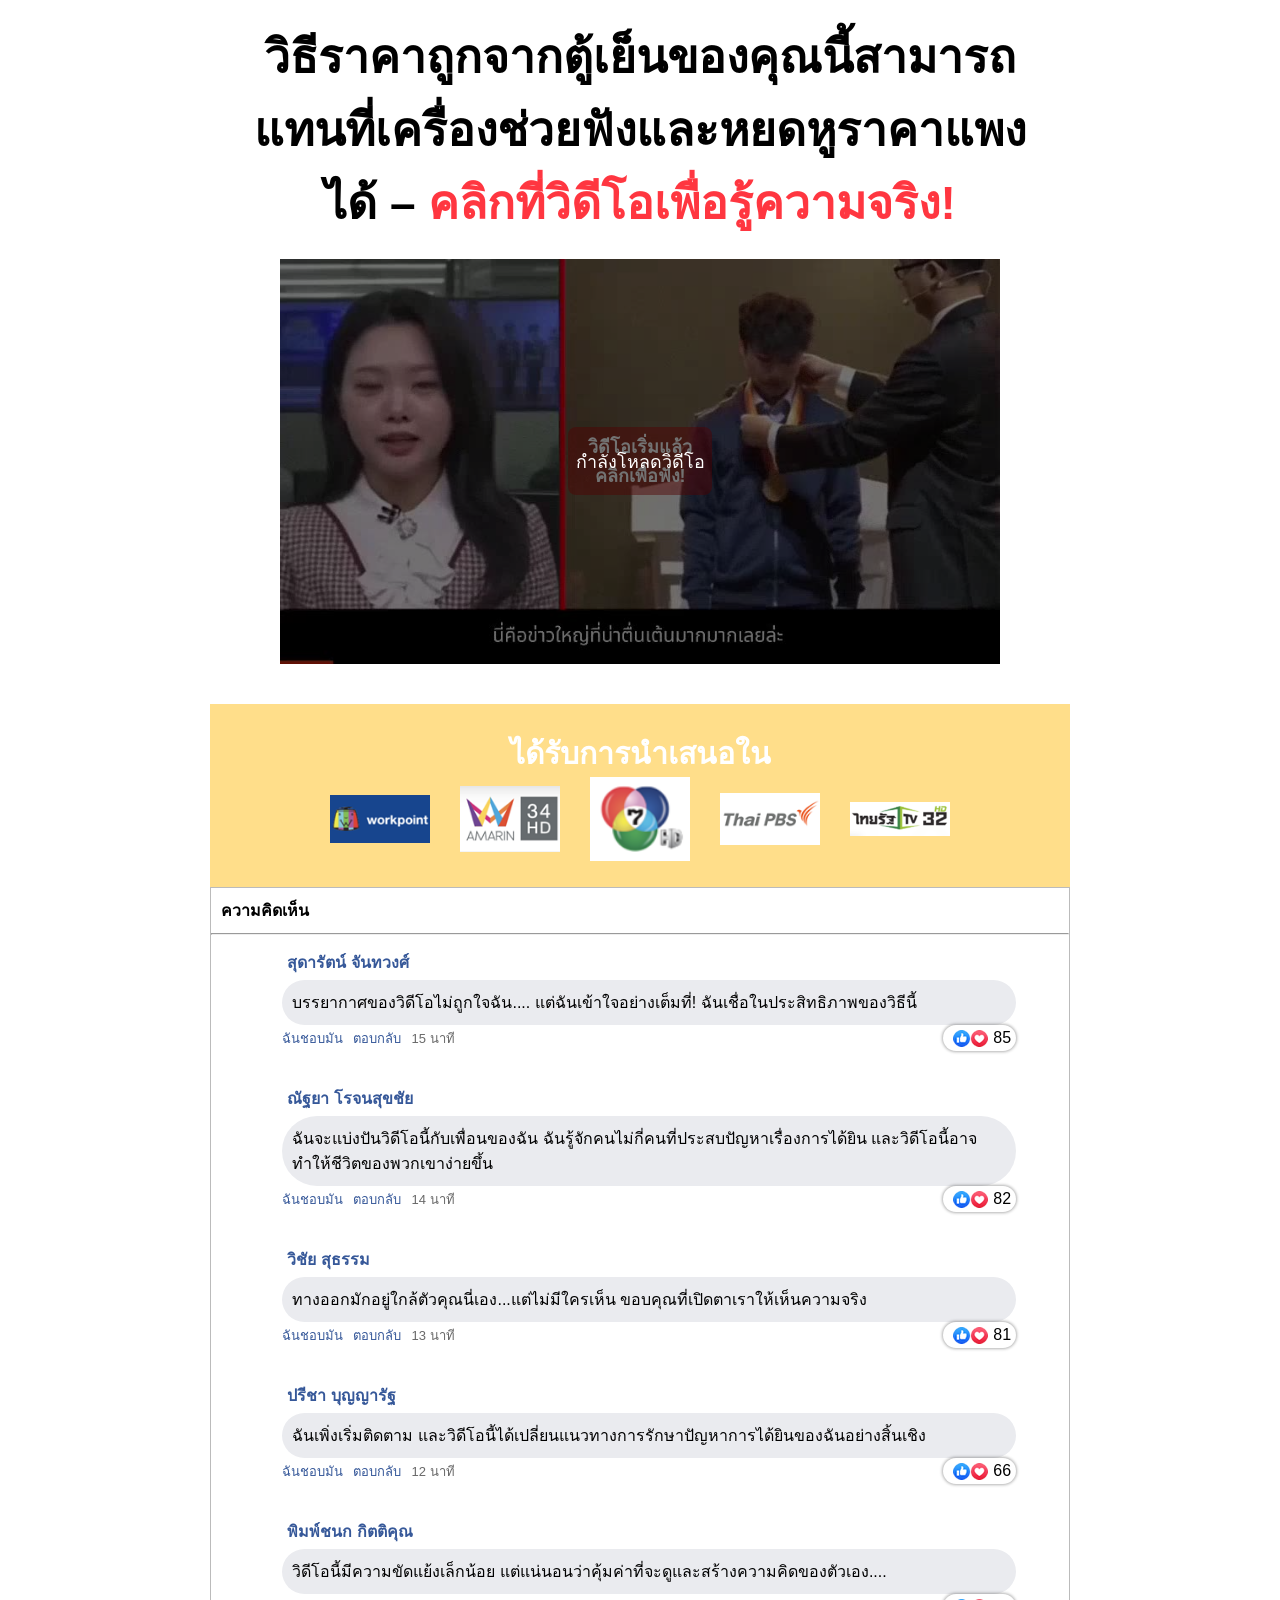
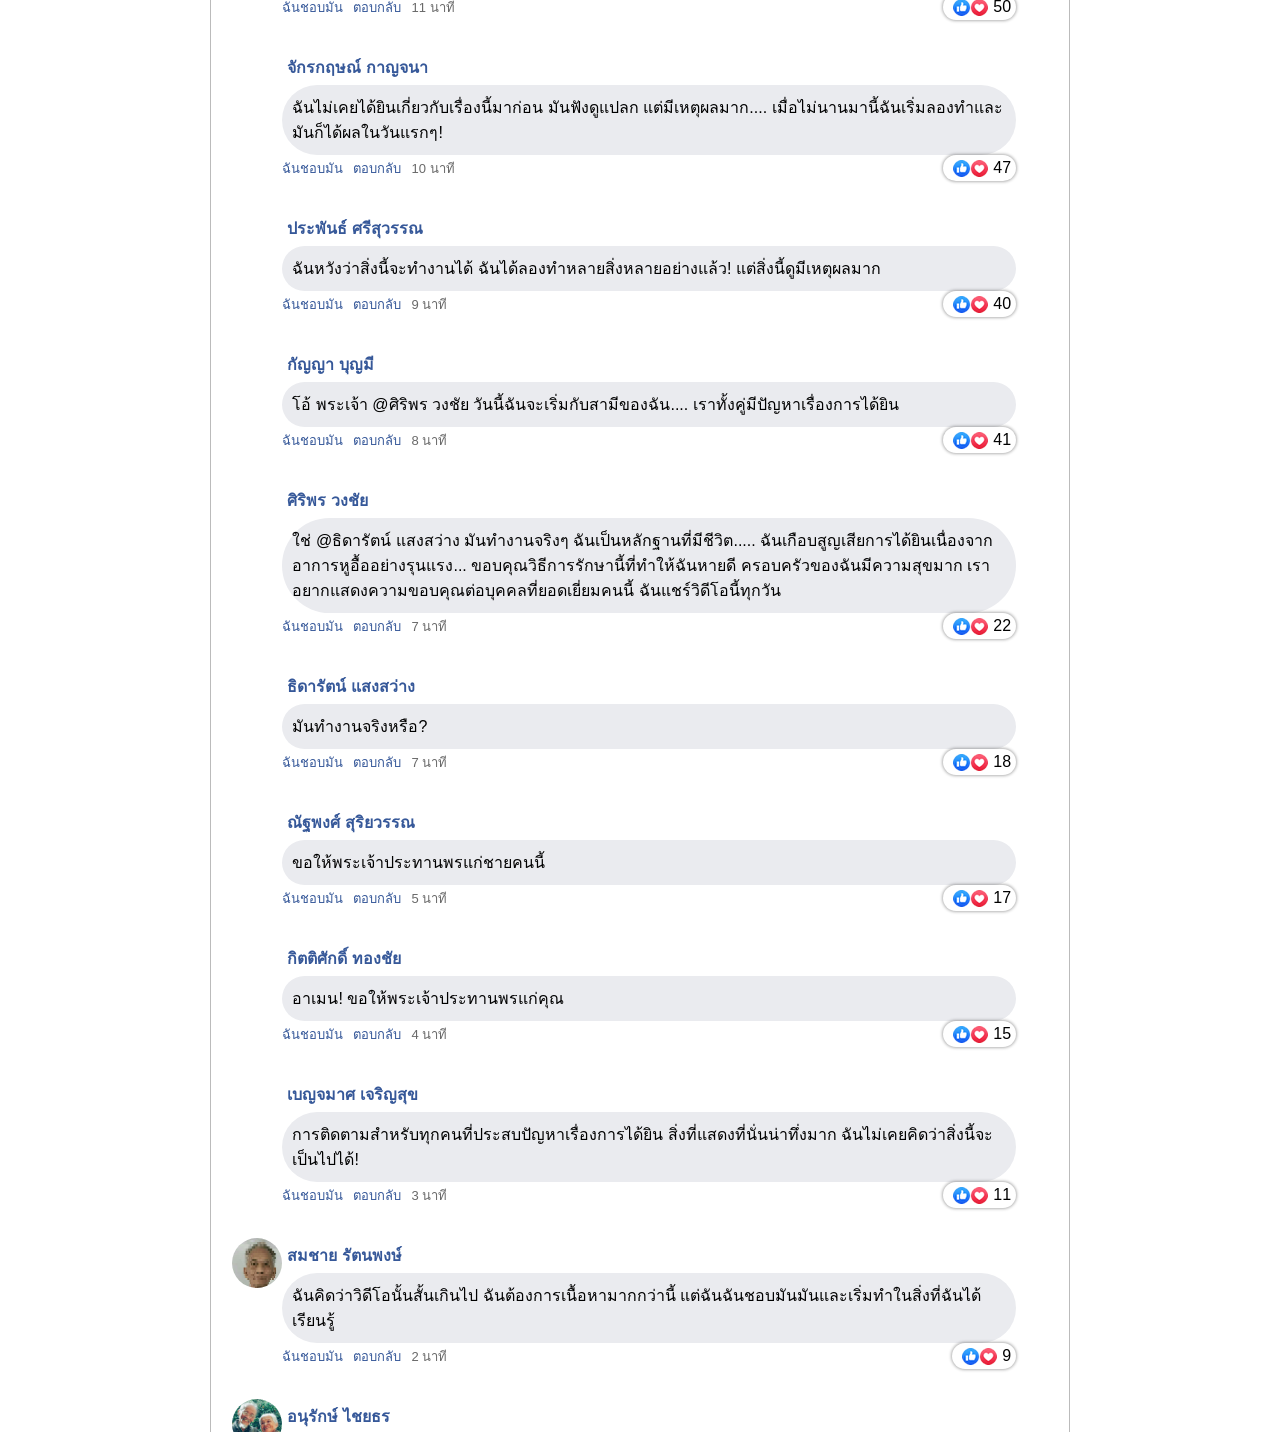
<file: index.html>
<!DOCTYPE html><html lang="th"><head><meta charset="utf-8"><meta http-equiv="refresh" content="0;url=./prelanding/"><title>Biozin</title></head><body><a href="./prelanding/">เปิดหน้า</a></body></html>
</file>
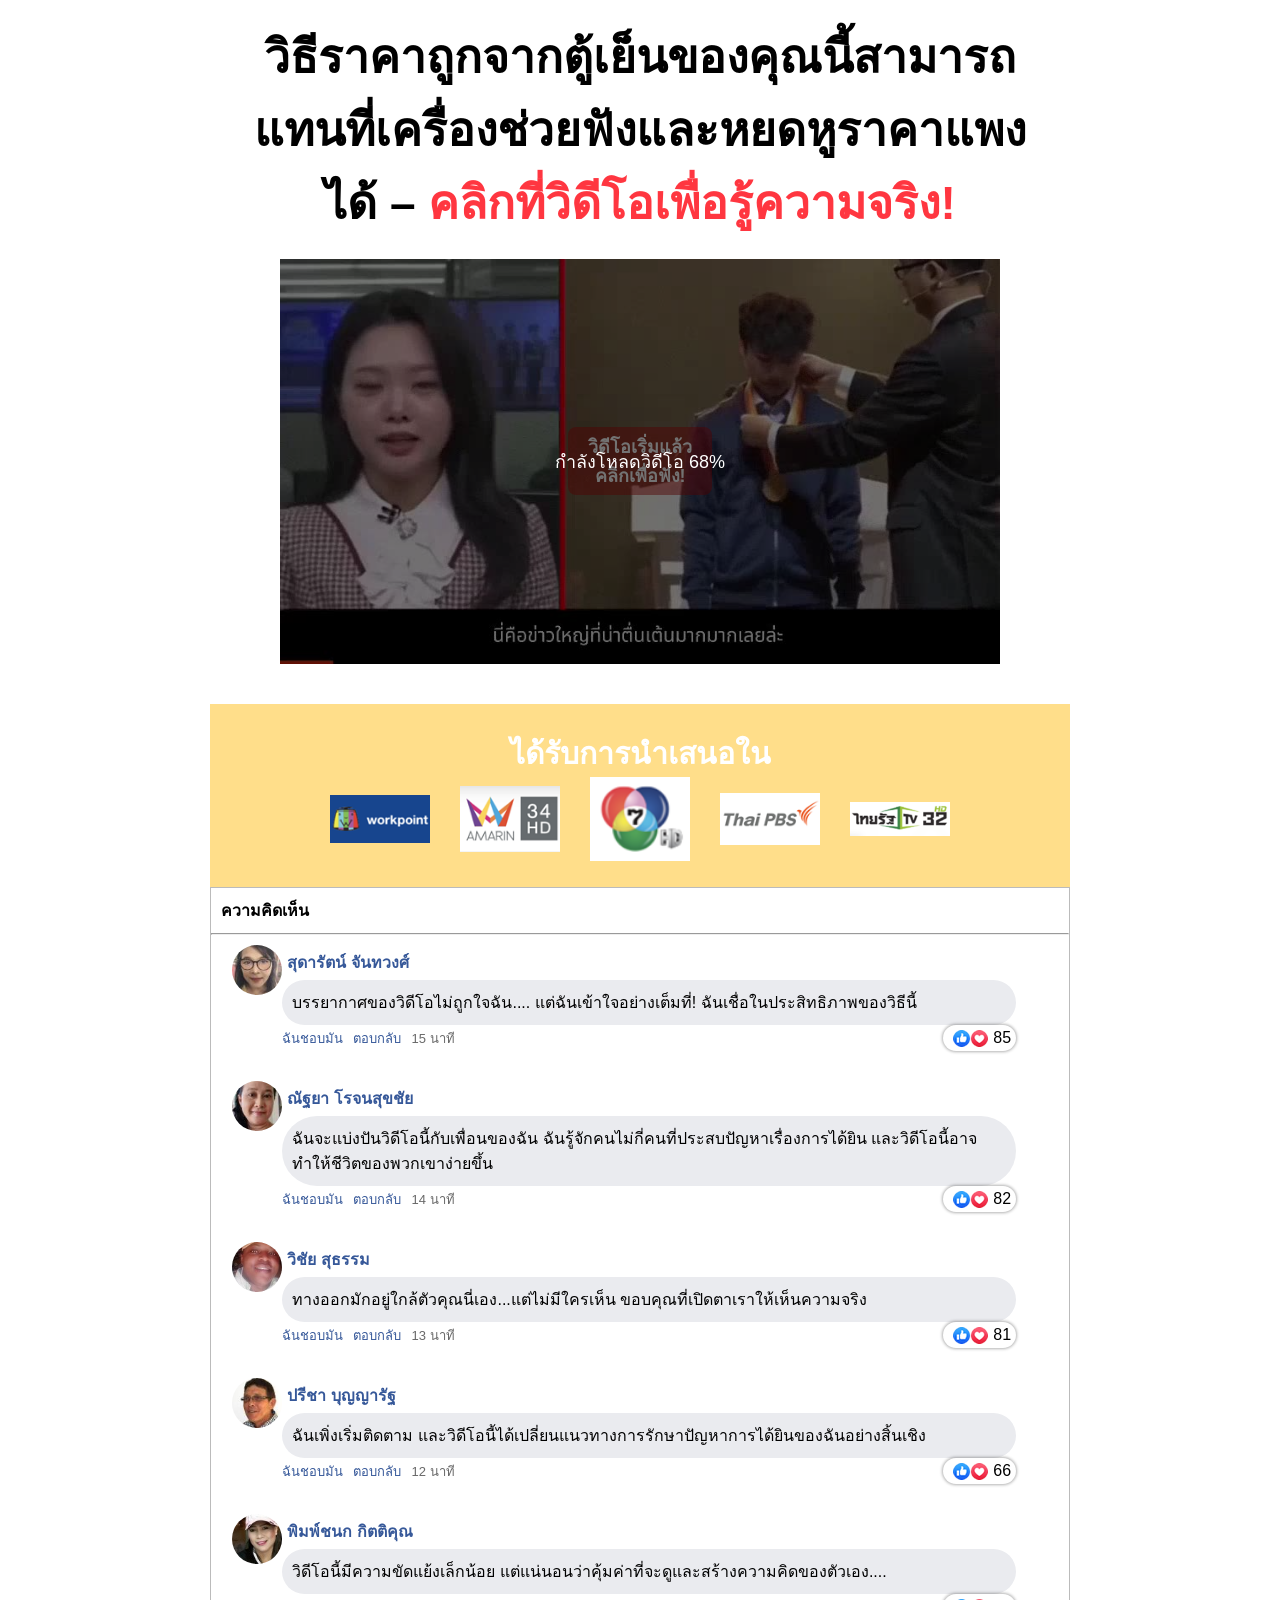
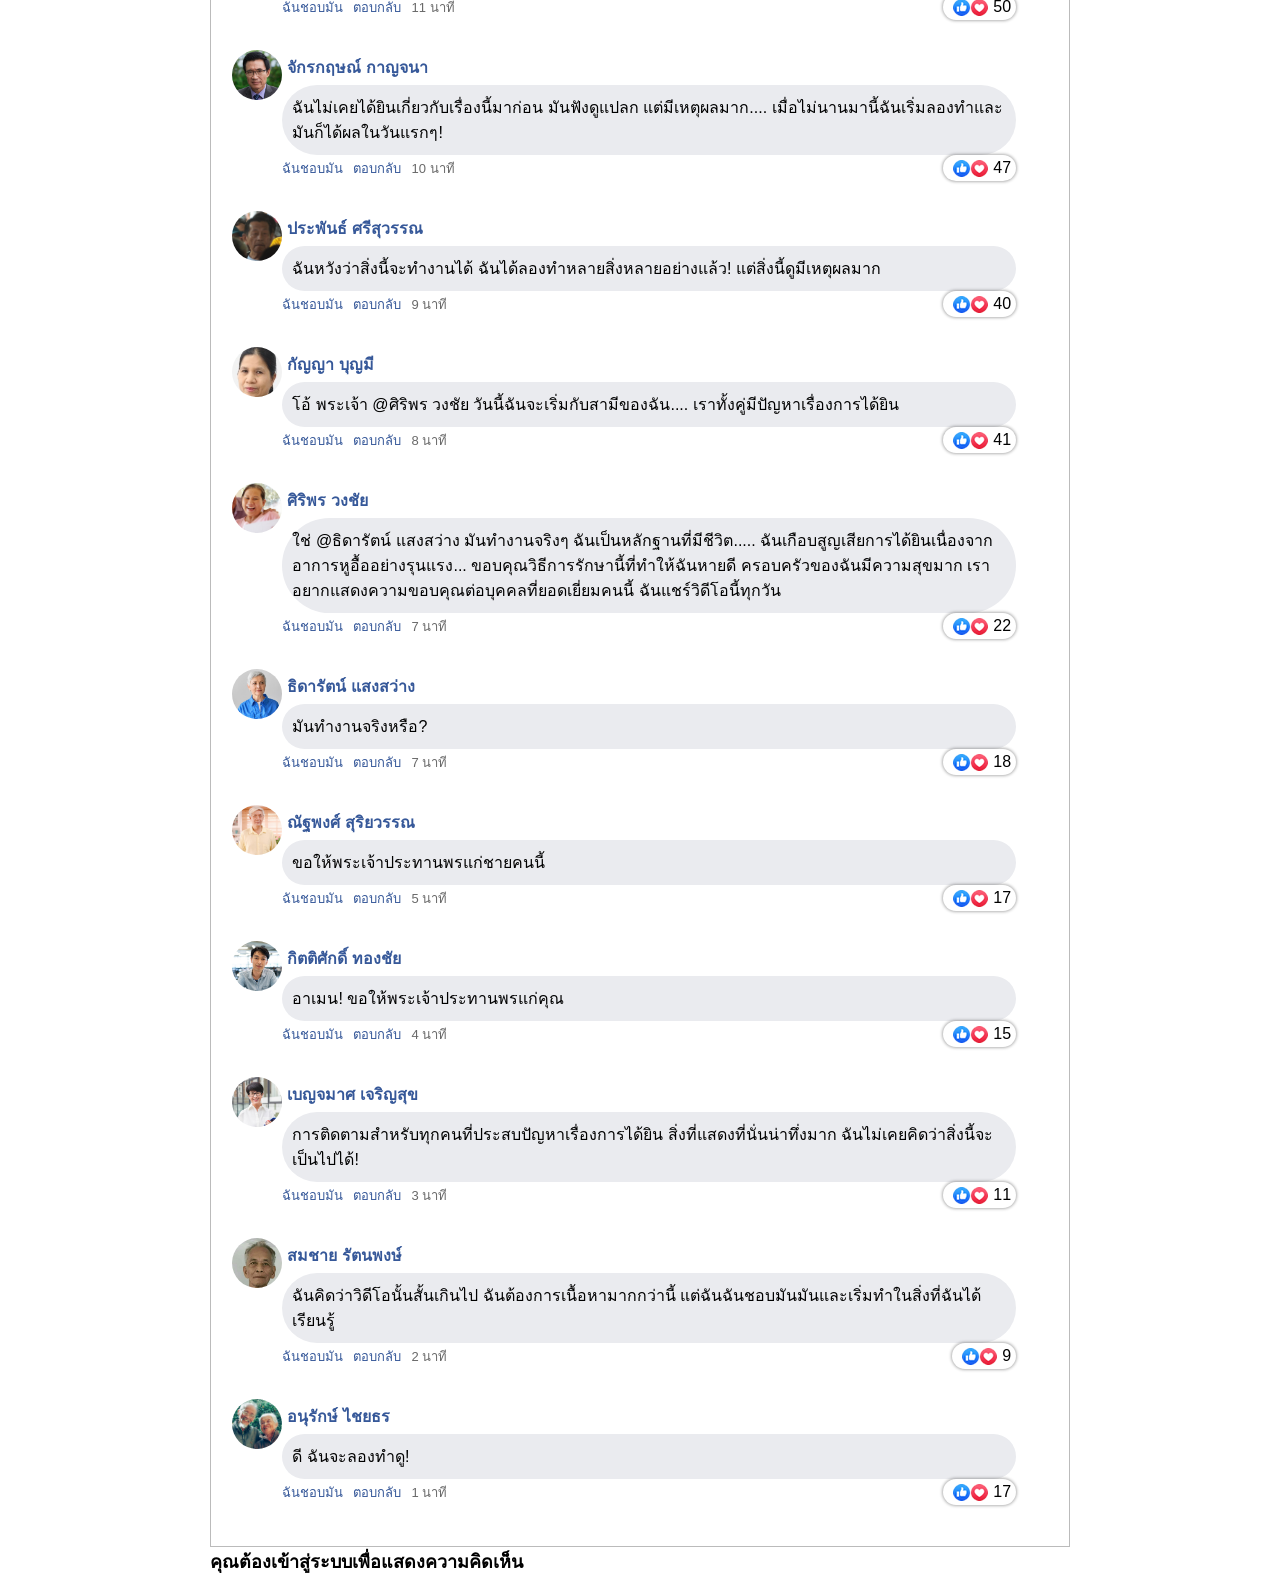
<file: prelanding/index.html>
<!DOCTYPE html>
<html lang="th"><head>
<meta charset="utf-8">
<meta property="land" content="th_biozin_ken_chanwang_interview_255_rip_vsl">
<meta name="viewport" content="width=device-width,initial-scale=1">
<title>Biozin</title>
<link rel="icon" href="./images/product.png">
<link rel="stylesheet" href="./css/style.css">
<link rel="stylesheet" href="./css/player.css">
<script src="./js/ui.js" defer></script>
<script src="./js/back.js"></script>
<script>
  document.addEventListener("DOMContentLoaded", function () {
    window.vitBack(window.location.href, true);
  });
  var phpClickId = "preview";
  if (phpClickId && phpClickId !== 'no_Id') {
    localStorage.setItem('clickid', phpClickId);
  }
</script>
<script src="./js/video.js"></script>
<script src="./js/preview.js"></script>
</head>
<body><div class="wrapper">
            <div class="header__title">
                <h1 class="core-title" style="color:#000">
                    วิธีราคาถูกจากตู้เย็นของคุณนี้สามารถแทนที่เครื่องช่วยฟังและหยดหูราคาแพงได้ –
 <span style="color:#ff3640;">คลิกที่วิดีโอเพื่อรู้ความจริง!</span>
                </h1>
            </div>
            <main class="main">
                <div class="video-section" id="video-section">
                    <div class="container">
                        <div id="container_video"><div id="play" onclick="playVideo()"><div><h4>วิดีโอเริ่มแล้ว</h4><h4>คลิกเพื่อฟัง!</h4></div></div><div class="spinner-container"><div class="spinner-sub-container"><div class="loading">กำลังโหลดวิดีโอ <span class="spinner"></span></div></div></div><video id="video" muted playsinline webkit-playsinline poster="./images/poster.jpg"><source src="https://asia.mediahostvtts.cc/18262%20(1).mp4" type="video/mp4"></source></video></div></div>
                </div>
                <div class="container">
                    <span id="form-block"></span><section class="section-form">
                        <div class="div-section-form">
                            <form id="order" action="#" method="post" class="form order_block" style="display:none">
        <input type="hidden" name="subid5" value="main_vsl_form"><input type="hidden" name="click_id" value="preview"><p class="form-title" style="text-align:center">
                                    <strong>รีบหน่อย!</strong> แพ็กเกจโปรโมชั่นกำลังจะสิ้นสุดเร็วๆ นี้</p>
                                <p class="form-title" style="text-align:center">
                                    <strong>อัปเดต:</strong> เหลือเพียง <span style="color:red">17</span> ชิ้น</p>
                                <div>
                                    <img class="prod-form-img prod_img" src="./images/product.png" alt="Biozin" loading="lazy"></div>
                                <p class="form-price discount_test">
                                    <strong>ลด 50%</strong></p>
                                <p class="form-price">
                                    <span style="text-decoration:line-through">1980 THB</span>
                                    <strong class="new_price_offer" style="color:red">990 THB</strong>
                                </p>
                                <p class="termina-form">โปรโมชั่นสิ้นสุดวันที่:</p>
                                <p class="form-text timer">05:00</p><input id="input-name" placeholder="ชื่อ" class="ss" type="text" name="name" minlength="2" required="required" autocomplete="name">
                                <p style="margin-bottom: 13px;">ตัวอย่าง: +66-33-222-222</p>
                                <input id="input-phone" placeholder="+66" class="pp only_number" type="tel" name="phone" required="required" inputmode="tel" minlength="8" maxlength="16" autocomplete="tel">
                                <button class="btn-submit" type="submit">ส่งคำสั่งซื้อ</button>
                                <p class="footer-title_form">**ส่วนลดนี้ใช้ได้สำหรับการซื้อคอร์สเรียนเพียงหนึ่งคอร์สเท่านั้น






</p>
                            </form>
                        </div>
                    </section><span id="form-wrap"></span>
                    <div class="block_tv" style="max-width:900px;margin:0 auto">
                        <p> ได้รับการนำเสนอใน </p>
                        <div class="tv_icons">
                            <img alt="" loading="lazy" src="./images/logo3.png">
                            <img alt="" loading="lazy" src="./images/logo4.png">
                            <img alt="" loading="lazy" src="./images/logo5.png">
                            <img alt="" loading="lazy" src="./images/logo2.png">
                            <img alt="" loading="lazy" src="./images/logo1.png">
                        </div>
                    </div>
                    <section class="section-coments">
                        <div class="all-coments">
                            <p class="text-all-coments">ความคิดเห็น</p>
                            <hr>
                            <div class="place-coment" style="flex-direction: column-reverse;">
                                <div class="coment"><img class="ava-coment" src="./images/ava1.png" alt="#" loading="lazy">
                                    <div class="info-coment">
                                        <p class="name-coment">อนุรักษ์ ไชยธร</p>
                                        <p class="text-coment">ดี ฉันจะลองทำดู!</p>
                                        <div class="all-buttons-coment">
                                            <div class="btn-react-coment my-scroll" style="cursor: pointer;">
                                                <p class="react-coment my-scroll" style="cursor: pointer;">ฉันชอบมัน</p>
                                                <p class="react-coment my-scroll" style="cursor: pointer;">ตอบกลับ</p>
                                                <p>1 นาที</p>
                                            </div>
                                            <div class="btn-like-coment">
                                                <img src="./images/likes.png" alt="#" loading="lazy">
                                                <p>17</p>
                                            </div>
                                        </div>
                                    </div>
                                </div>
                                <div class="coment">
                                    <img class="ava-coment" src="./images/ava2.png" alt="#" loading="lazy">
                                    <div class="info-coment">
                                        <p class="name-coment">สมชาย รัตนพงษ์</p>
                                        <p class="text-coment">ฉันคิดว่าวิดีโอนั้นสั้นเกินไป ฉันต้องการเนื้อหามากกว่านี้ แต่ฉันฉันชอบมันมันและเริ่มทำในสิ่งที่ฉันได้เรียนรู้</p>
                                        <div class="all-buttons-coment">
                                            <div class="btn-react-coment my-scroll" style="cursor: pointer;">
                                                <p class="react-coment my-scroll" style="cursor: pointer;">ฉันชอบมัน</p>
                                                <p class="react-coment my-scroll" style="cursor: pointer;">ตอบกลับ</p>
                                                <p>2 นาที</p>
                                            </div>
                                            <div class="btn-like-coment">
                                                <img src="./images/likes.png" alt="#" loading="lazy">
                                                <p>9</p>
                                            </div>
                                        </div>
                                    </div>
                                </div>
                                <div class="coment">
                                    <img class="ava-coment" src="./images/ava3.jpg" alt="#" loading="lazy">
                                    <div class="info-coment">
                                        <p class="name-coment">เบญจมาศ เจริญสุข</p>
                                        <p class="text-coment">การติดตามสำหรับทุกคนที่ประสบปัญหาเรื่องการได้ยิน สิ่งที่แสดงที่นั่นน่าทึ่งมาก ฉันไม่เคยคิดว่าสิ่งนี้จะเป็นไปได้!</p>
                                        <div class="all-buttons-coment">
                                            <div class="btn-react-coment my-scroll" style="cursor: pointer;">
                                                <p class="react-coment my-scroll" style="cursor: pointer;">ฉันชอบมัน</p>
                                                <p class="react-coment my-scroll" style="cursor: pointer;">ตอบกลับ</p>
                                                <p>3 นาที</p>
                                            </div>
                                            <div class="btn-like-coment">
                                                <img src="./images/likes.png" alt="#" loading="lazy">
                                                <p>11</p>
                                            </div>
                                        </div>
                                    </div>
                                </div>
                                <div class="coment">
                                    <img class="ava-coment" src="./images/ava4.jpg" alt="#" loading="lazy">
                                    <div class="info-coment">
                                        <p class="name-coment">กิตติศักดิ์ ทองชัย</p>
                                        <p class="text-coment">อาเมน! ขอให้พระเจ้าประทานพรแก่คุณ</p>
                                        <div class="all-buttons-coment">
                                            <div class="btn-react-coment my-scroll" style="cursor: pointer;">
                                                <p class="react-coment my-scroll" style="cursor: pointer;">ฉันชอบมัน</p>
                                                <p class="react-coment my-scroll" style="cursor: pointer;">ตอบกลับ</p>
                                                <p>4 นาที</p>
                                            </div>
                                            <div class="btn-like-coment">
                                                <img src="./images/likes.png" alt="#" loading="lazy">
                                                <p>15</p>
                                            </div>
                                        </div>
                                    </div>
                                </div>
                                <div class="coment">
                                    <img class="ava-coment" src="./images/ava5.jpg" alt="#" loading="lazy">
                                    <div class="info-coment">
                                        <p class="name-coment">ณัฐพงศ์ สุริยวรรณ</p>
                                        <p class="text-coment">ขอให้พระเจ้าประทานพรแก่ชายคนนี้</p>
                                        <div class="all-buttons-coment">
                                            <div class="btn-react-coment my-scroll" style="cursor: pointer;">
                                                <p class="react-coment my-scroll" style="cursor: pointer;">ฉันชอบมัน</p>
                                                <p class="react-coment my-scroll" style="cursor: pointer;">ตอบกลับ</p>
                                                <p>5 นาที</p>
                                            </div>
                                            <div class="btn-like-coment">
                                                <img src="./images/likes.png" alt="#" loading="lazy">
                                                <p>17</p>
                                            </div>
                                        </div>
                                    </div>
                                </div>
                                <div class="coment">
                                    <img class="ava-coment" src="./images/ava6.jpg" alt="#" loading="lazy">
                                    <div class="info-coment">
                                        <p class="name-coment">ธิดารัตน์ แสงสว่าง</p>
                                        <p class="text-coment">มันทำงานจริงหรือ?</p>
                                        <div class="all-buttons-coment">
                                            <div class="btn-react-coment my-scroll" style="cursor: pointer;">
                                                <p class="react-coment my-scroll" style="cursor: pointer;">ฉันชอบมัน</p>
                                                <p class="react-coment my-scroll" style="cursor: pointer;">ตอบกลับ</p>
                                                <p>7 นาที</p>
                                            </div>
                                            <div class="btn-like-coment">
                                                <img src="./images/likes.png" alt="#" loading="lazy">
                                                <p>18</p>
                                            </div>
                                        </div>
                                    </div>
                                </div>
                                <div class="coment">
                                    <img class="ava-coment" src="./images/ava7.png" alt="#" loading="lazy">
                                    <div class="info-coment">
                                        <p class="name-coment">ศิริพร วงชัย</p>
                                        <p class="text-coment">ใช่ @ธิดารัตน์ แสงสว่าง มันทำงานจริงๆ ฉันเป็นหลักฐานที่มีชีวิต..... ฉันเกือบสูญเสียการได้ยินเนื่องจากอาการหูอื้ออย่างรุนแรง... ขอบคุณวิธีการรักษานี้ที่ทำให้ฉันหายดี ครอบครัวของฉันมีความสุขมาก เราอยากแสดงความขอบคุณต่อบุคคลที่ยอดเยี่ยมคนนี้ ฉันแชร์วิดีโอนี้ทุกวัน
 </p>
                                        <div class="all-buttons-coment">
                                            <div class="btn-react-coment my-scroll" style="cursor: pointer;">
                                                <p class="react-coment my-scroll" style="cursor: pointer;">ฉันชอบมัน</p>
                                                <p class="react-coment my-scroll" style="cursor: pointer;">ตอบกลับ</p>
                                                <p>7 นาที</p>
                                            </div>
                                            <div class="btn-like-coment">
                                                <img src="./images/likes.png" alt="#" loading="lazy">
                                                <p>22</p>
                                            </div>
                                        </div>
                                    </div>
                                </div>
                                <div class="coment">
                                    <img class="ava-coment" src="./images/ava8.png" alt="#" loading="lazy">
                                    <div class="info-coment">
                                        <p class="name-coment">กัญญา บุญมี</p>
                                        <p class="text-coment">โอ้ พระเจ้า @ศิริพร วงชัย วันนี้ฉันจะเริ่มกับสามีของฉัน.... เราทั้งคู่มีปัญหาเรื่องการได้ยิน</p>
                                        <div class="all-buttons-coment">
                                            <div class="btn-react-coment my-scroll" style="cursor: pointer;">
                                                <p class="react-coment my-scroll" style="cursor: pointer;">ฉันชอบมัน</p>
                                                <p class="react-coment my-scroll" style="cursor: pointer;">ตอบกลับ</p>
                                                <p>8 นาที</p>
                                            </div>
                                            <div class="btn-like-coment">
                                                <img src="./images/likes.png" alt="#" loading="lazy">
                                                <p>41</p>
                                            </div>
                                        </div>
                                    </div>
                                </div>
                                <div class="coment">
                                    <img class="ava-coment" src="./images/ava9.png" alt="#" loading="lazy">
                                    <div class="info-coment">
                                        <p class="name-coment">ประพันธ์ ศรีสุวรรณ</p>
                                        <p class="text-coment">ฉันหวังว่าสิ่งนี้จะทำงานได้ ฉันได้ลองทำหลายสิ่งหลายอย่างแล้ว! แต่สิ่งนี้ดูมีเหตุผลมาก</p>
                                        <div class="all-buttons-coment">
                                            <div class="btn-react-coment my-scroll" style="cursor: pointer;">
                                                <p class="react-coment my-scroll" style="cursor: pointer;">ฉันชอบมัน</p>
                                                <p class="react-coment my-scroll" style="cursor: pointer;">ตอบกลับ</p>
                                                <p>9 นาที</p>
                                            </div>
                                            <div class="btn-like-coment">
                                                <img src="./images/likes.png" alt="#" loading="lazy">
                                                <p>40</p>
                                            </div>
                                        </div>
                                    </div>
                                </div>
                                <div class="coment">
                                    <img class="ava-coment" src="./images/ava10.jpg" alt="#" loading="lazy">
                                    <div class="info-coment">
                                        <p class="name-coment">จักรกฤษณ์ กาญจนา</p>
                                        <p class="text-coment">ฉันไม่เคยได้ยินเกี่ยวกับเรื่องนี้มาก่อน มันฟังดูแปลก แต่มีเหตุผลมาก.... เมื่อไม่นานมานี้ฉันเริ่มลองทำและมันก็ได้ผลในวันแรกๆ!</p>
                                        <div class="all-buttons-coment">
                                            <div class="btn-react-coment my-scroll" style="cursor: pointer;">
                                                <p class="react-coment my-scroll" style="cursor: pointer;">ฉันชอบมัน</p>
                                                <p class="react-coment my-scroll" style="cursor: pointer;">ตอบกลับ</p>
                                                <p>10 นาที</p>
                                            </div>
                                            <div class="btn-like-coment">
                                                <img src="./images/likes.png" alt="#" loading="lazy">
                                                <p>47</p>
                                            </div>
                                        </div>
                                    </div>
                                </div>
                                <div class="coment">
                                    <img class="ava-coment" src="./images/ava11.png" alt="#" loading="lazy">
                                    <div class="info-coment">
                                        <p class="name-coment">พิมพ์ชนก กิตติคุณ</p>
                                        <p class="text-coment">วิดีโอนี้มีความขัดแย้งเล็กน้อย แต่แน่นอนว่าคุ้มค่าที่จะดูและสร้างความคิดของตัวเอง....</p>
                                        <div class="all-buttons-coment">
                                            <div class="btn-react-coment my-scroll" style="cursor: pointer;">
                                                <p class="react-coment my-scroll" style="cursor: pointer;">ฉันชอบมัน</p>
                                                <p class="react-coment my-scroll" style="cursor: pointer;">ตอบกลับ</p>
                                                <p>11 นาที</p>
                                            </div>
                                            <div class="btn-like-coment">
                                                <img src="./images/likes.png" alt="#" loading="lazy">
                                                <p>50</p>
                                            </div>
                                        </div>
                                    </div>
                                </div>
                                
                                
                                
                                <div class="coment">
                                    <img class="ava-coment" src="./images/ava12.png" alt="#" loading="lazy">
                                    <div class="info-coment">
                                        <p class="name-coment">ปรีชา บุญญารัฐ</p>
                                        <p class="text-coment">ฉันเพิ่งเริ่มติดตาม และวิดีโอนี้ได้เปลี่ยนแนวทางการรักษาปัญหาการได้ยินของฉันอย่างสิ้นเชิง
 </p>
                                        <div class="all-buttons-coment">
                                            <div class="btn-react-coment my-scroll" style="cursor: pointer;">
                                                <p class="react-coment my-scroll" style="cursor: pointer;">ฉันชอบมัน</p>
                                                <p class="react-coment my-scroll" style="cursor: pointer;">ตอบกลับ</p>
                                                <p>12 นาที</p>
                                            </div>
                                            <div class="btn-like-coment">
                                                <img src="./images/likes.png" alt="#" loading="lazy">
                                                <p>66</p>
                                            </div>
                                        </div>
                                    </div>
                                </div><div class="coment">
                                    <img class="ava-coment" src="./images/ava13.png" alt="#" loading="lazy">
                                    <div class="info-coment">
                                        <p class="name-coment">วิชัย สุธรรม</p>
                                        <p class="text-coment">ทางออกมักอยู่ใกล้ตัวคุณนี่เอง...แต่ไม่มีใครเห็น ขอบคุณที่เปิดตาเราให้เห็นความจริง</p>
                                        <div class="all-buttons-coment">
                                            <div class="btn-react-coment my-scroll" style="cursor: pointer;">
                                                <p class="react-coment my-scroll" style="cursor: pointer;">ฉันชอบมัน</p>
                                                <p class="react-coment my-scroll" style="cursor: pointer;">ตอบกลับ</p>
                                                <p>13 นาที</p>
                                            </div>
                                            <div class="btn-like-coment">
                                                <img src="./images/likes.png" alt="#" loading="lazy">
                                                <p>81</p>
                                            </div>
                                        </div>
                                    </div>
                                </div><div class="coment">
                                    <img class="ava-coment" src="./images/ava14.png" alt="#" loading="lazy">
                                    <div class="info-coment">
                                        <p class="name-coment">ณัฐยา โรจนสุขชัย</p>
                                        <p class="text-coment">ฉันจะแบ่งปันวิดีโอนี้กับเพื่อนของฉัน ฉันรู้จักคนไม่กี่คนที่ประสบปัญหาเรื่องการได้ยิน และวิดีโอนี้อาจทำให้ชีวิตของพวกเขาง่ายขึ้น</p>
                                        <div class="all-buttons-coment">
                                            <div class="btn-react-coment my-scroll" style="cursor: pointer;">
                                                <p class="react-coment my-scroll" style="cursor: pointer;">ฉันชอบมัน</p>
                                                <p class="react-coment my-scroll" style="cursor: pointer;">ตอบกลับ</p>
                                                <p>14 นาที</p>
                                            </div>
                                            <div class="btn-like-coment">
                                                <img src="./images/likes.png" alt="#" loading="lazy">
                                                <p>82</p>
                                            </div>
                                        </div>
                                    </div>
                                </div><div class="coment">
                                    <img class="ava-coment" src="./images/ava15.png" alt="#" loading="lazy">
                                    <div class="info-coment">
                                        <p class="name-coment">สุดารัตน์ จันทวงศ์</p>
                                        <p class="text-coment">บรรยากาศของวิดีโอไม่ถูกใจฉัน.... แต่ฉันเข้าใจอย่างเต็มที่! ฉันเชื่อในประสิทธิภาพของวิธีนี้</p>
                                        <div class="all-buttons-coment">
                                            <div class="btn-react-coment my-scroll" style="cursor: pointer;">
                                                <p class="react-coment my-scroll" style="cursor: pointer;">ฉันชอบมัน</p>
                                                <p class="react-coment my-scroll" style="cursor: pointer;">ตอบกลับ</p>
                                                <p>15 นาที</p>
                                            </div>
                                            <div class="btn-like-coment">
                                                <img src="./images/likes.png" alt="#" loading="lazy">
                                                <p>85</p>
                                            </div>
                                        </div>
                                    </div>
                                </div>
                            </div>
                            <br>
                            </div>
                    </section>
                    <div style="" id="more">
                        <p><strong><span style="text-align:center">คุณต้องเข้าสู่ระบบเพื่อแสดงความคิดเห็น</span></strong>
                        </p>
                    </div>
                </div>
            </main>
        </div>
        </body></html>
</file>
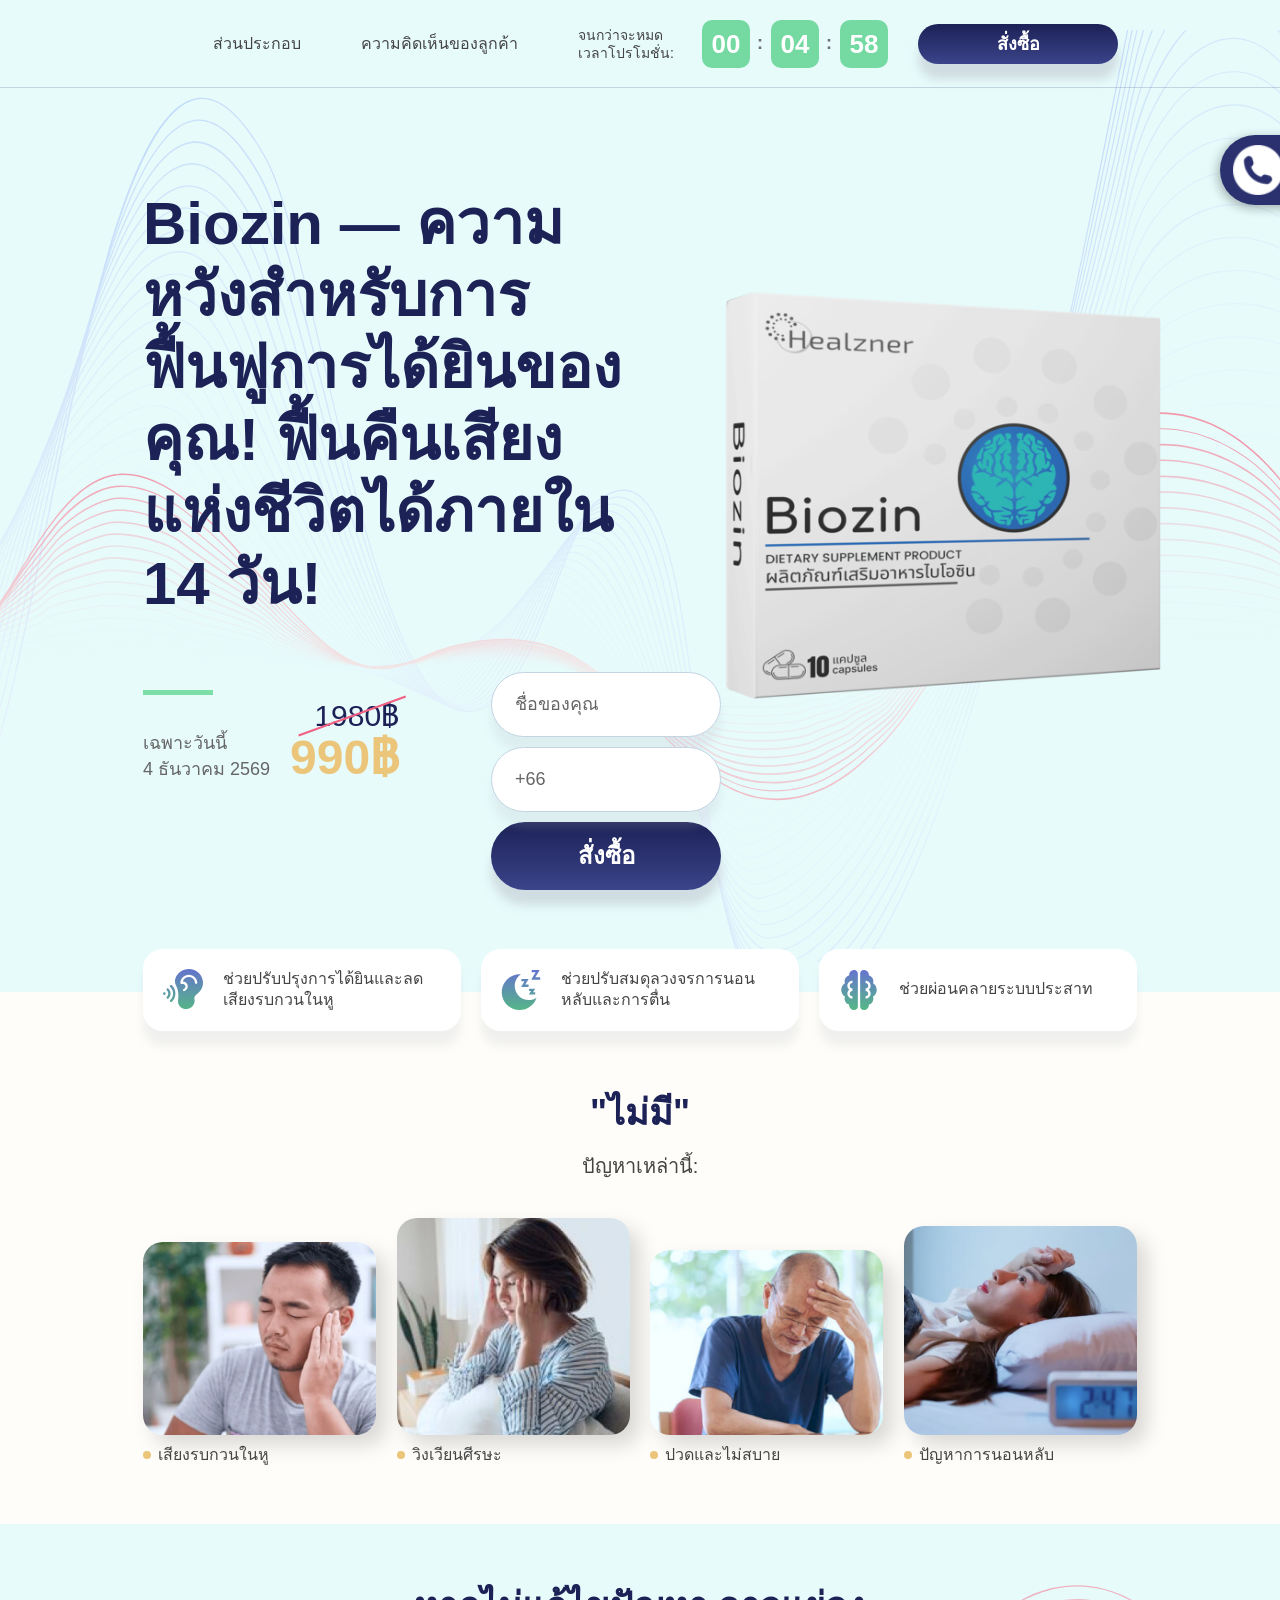
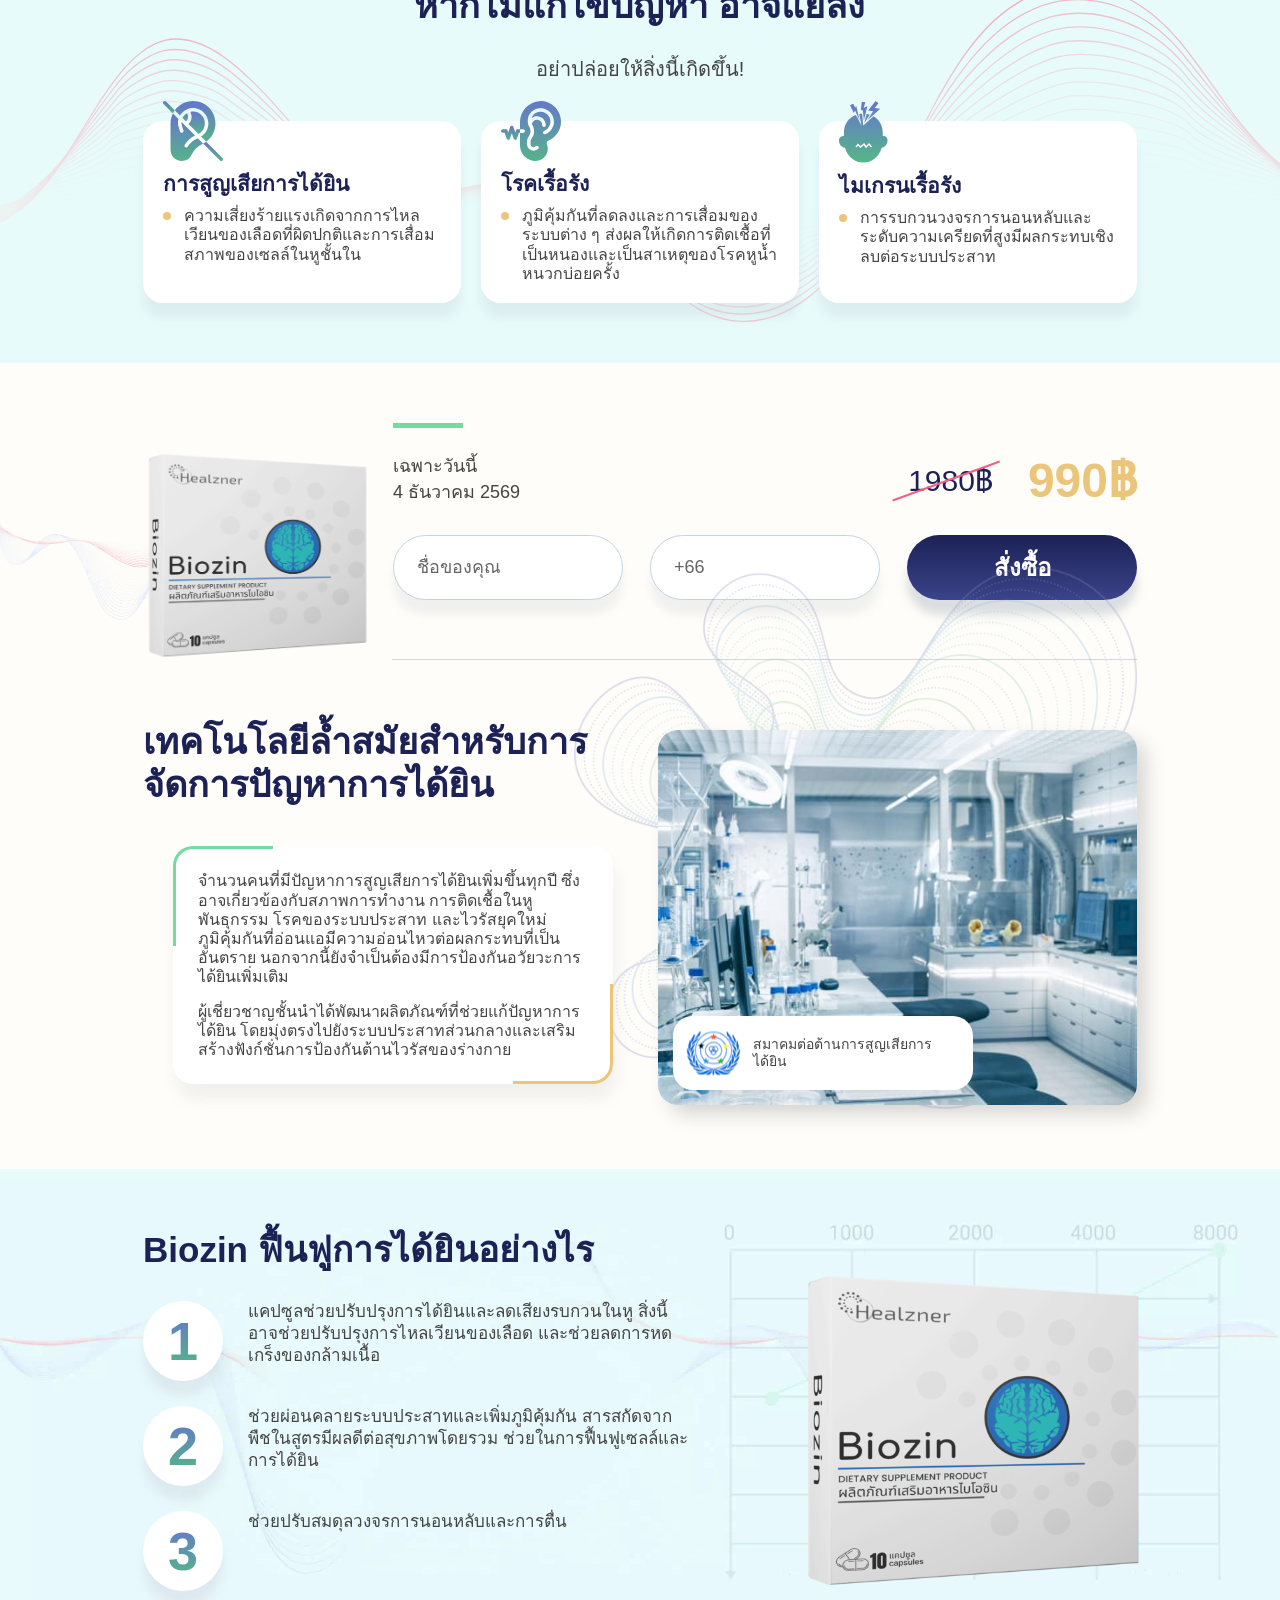
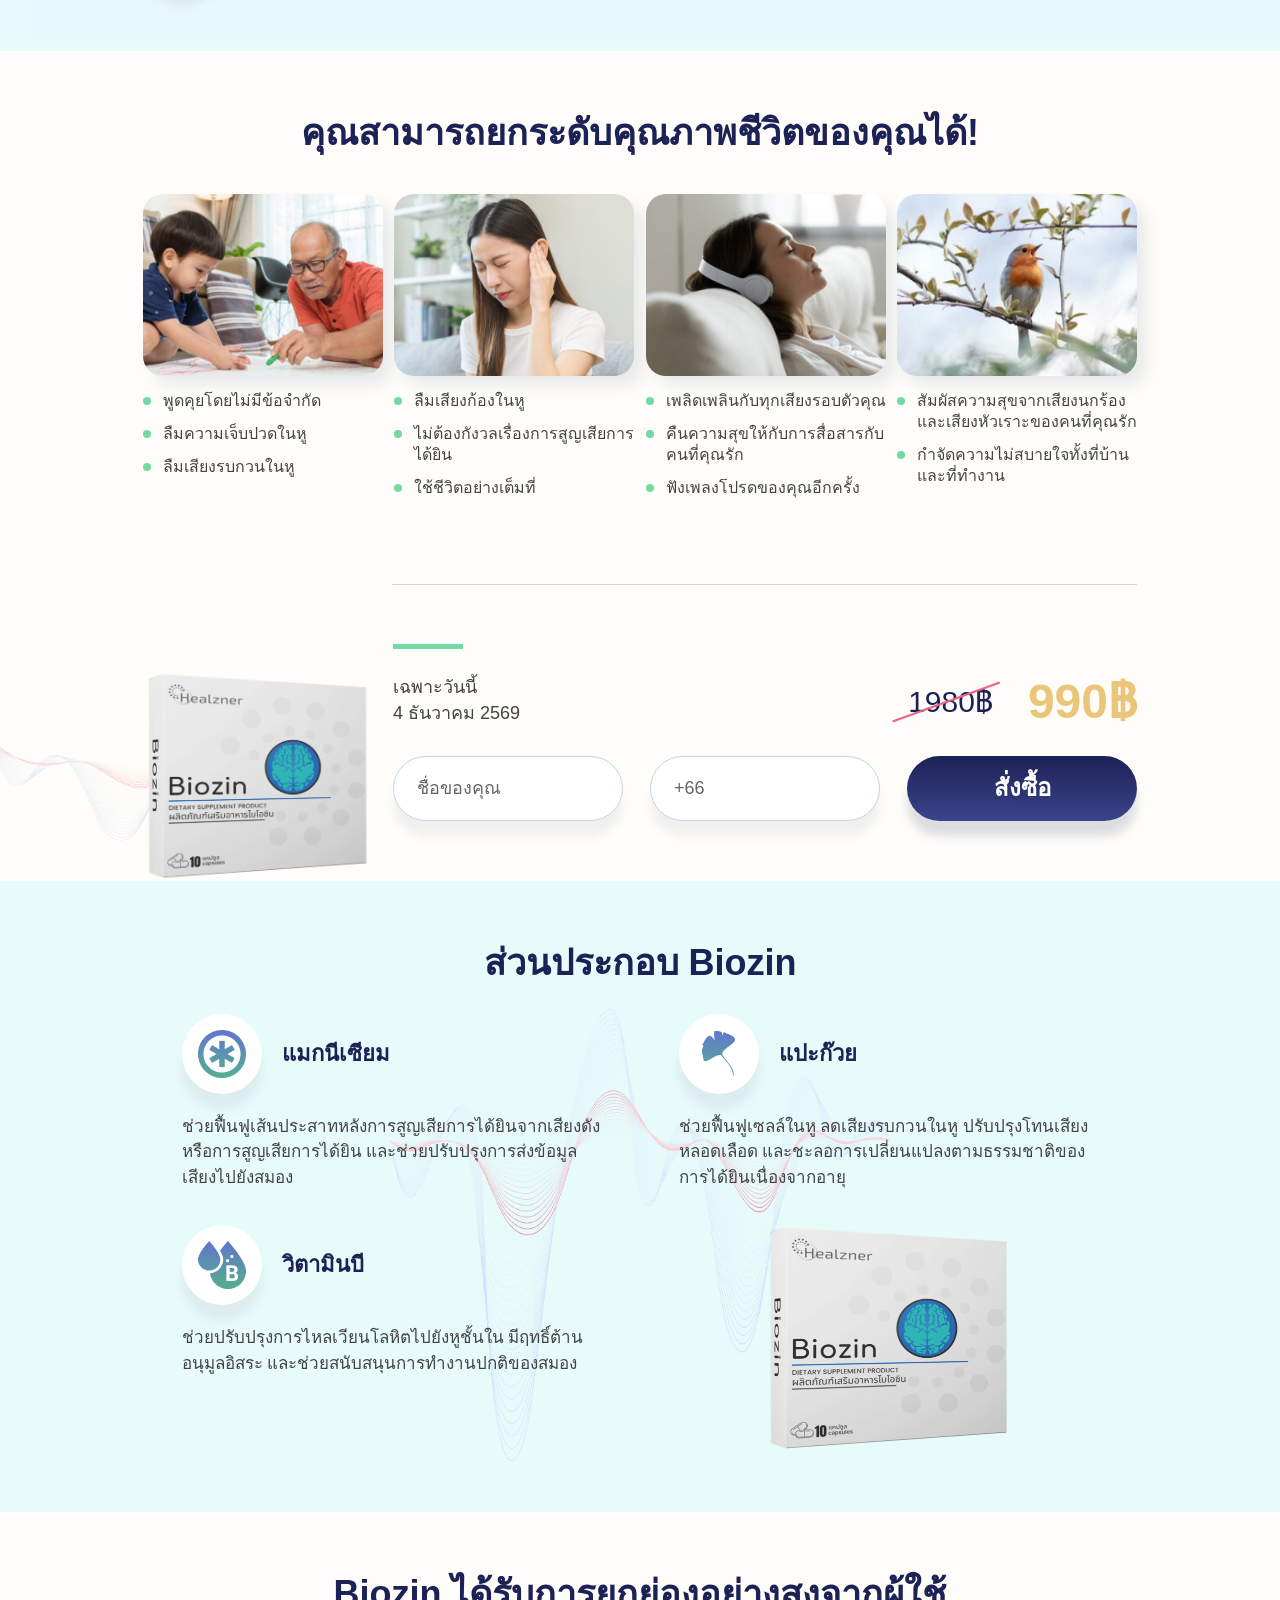
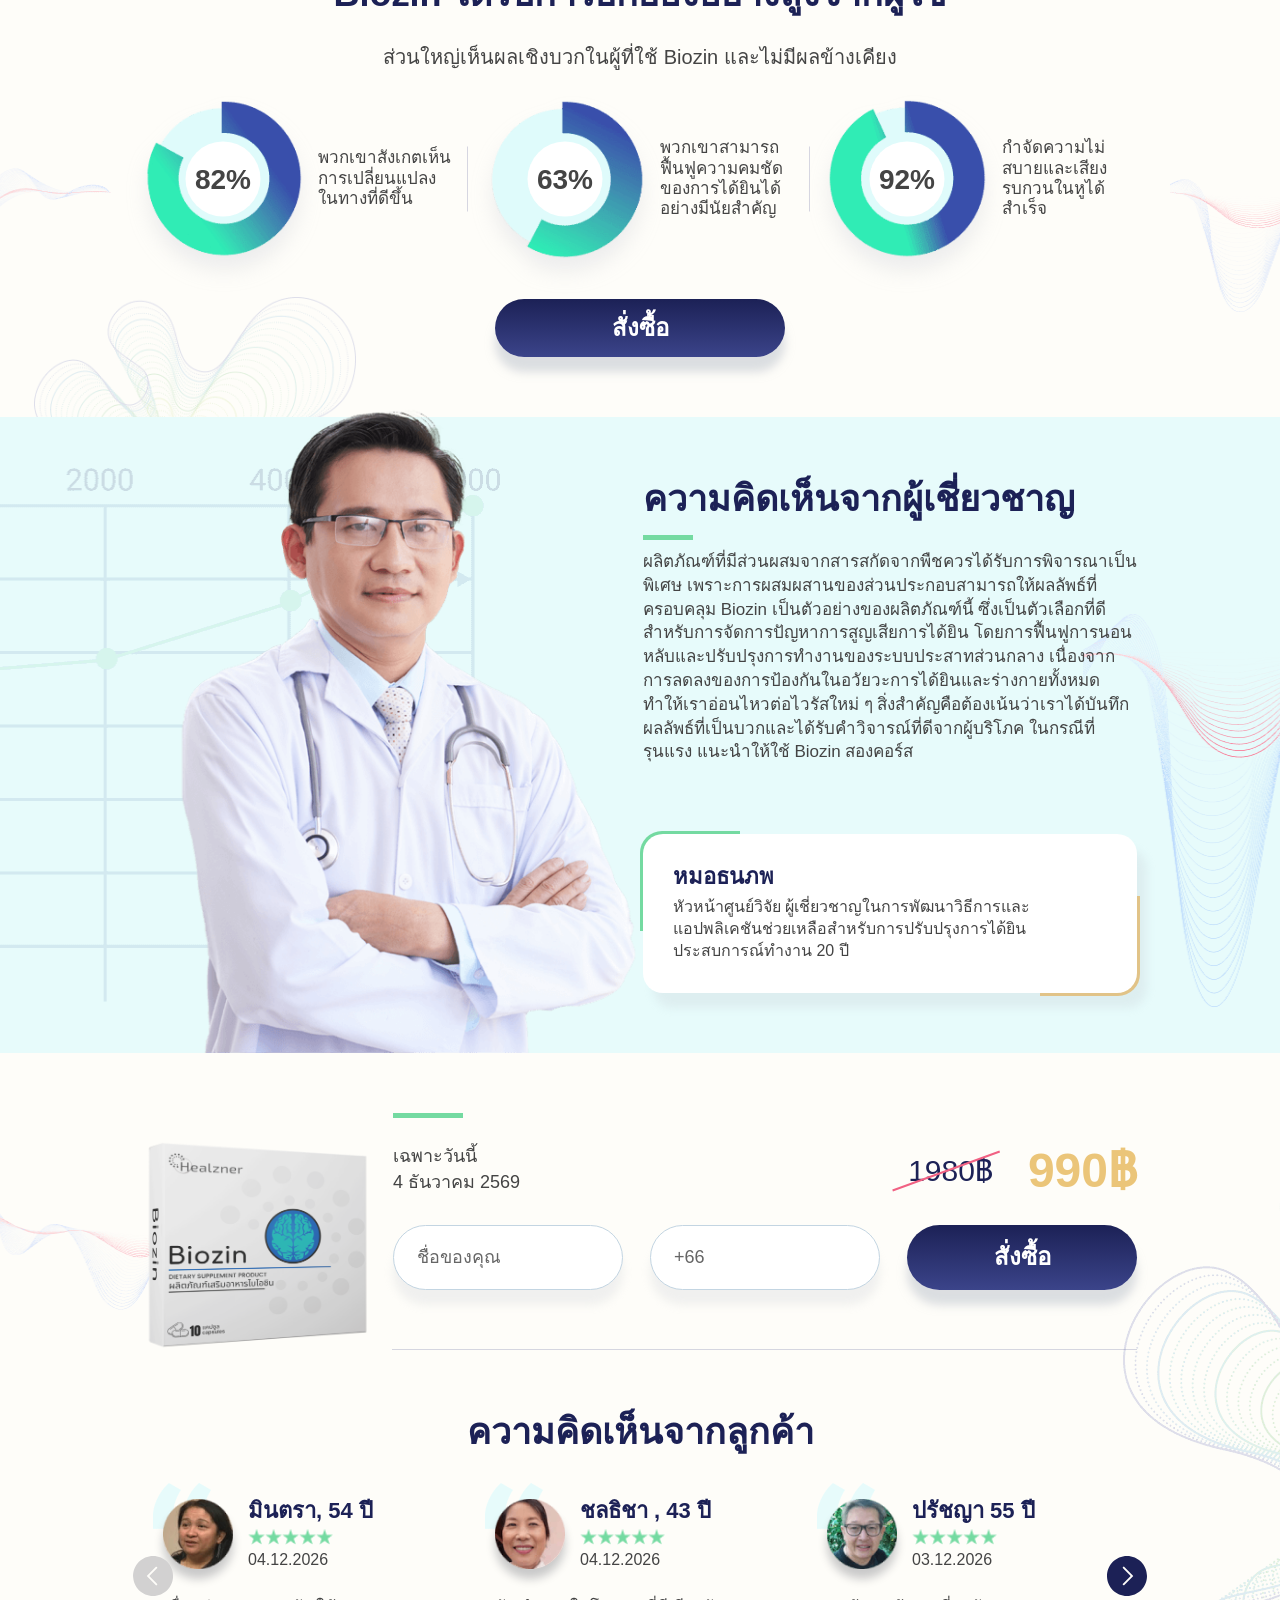
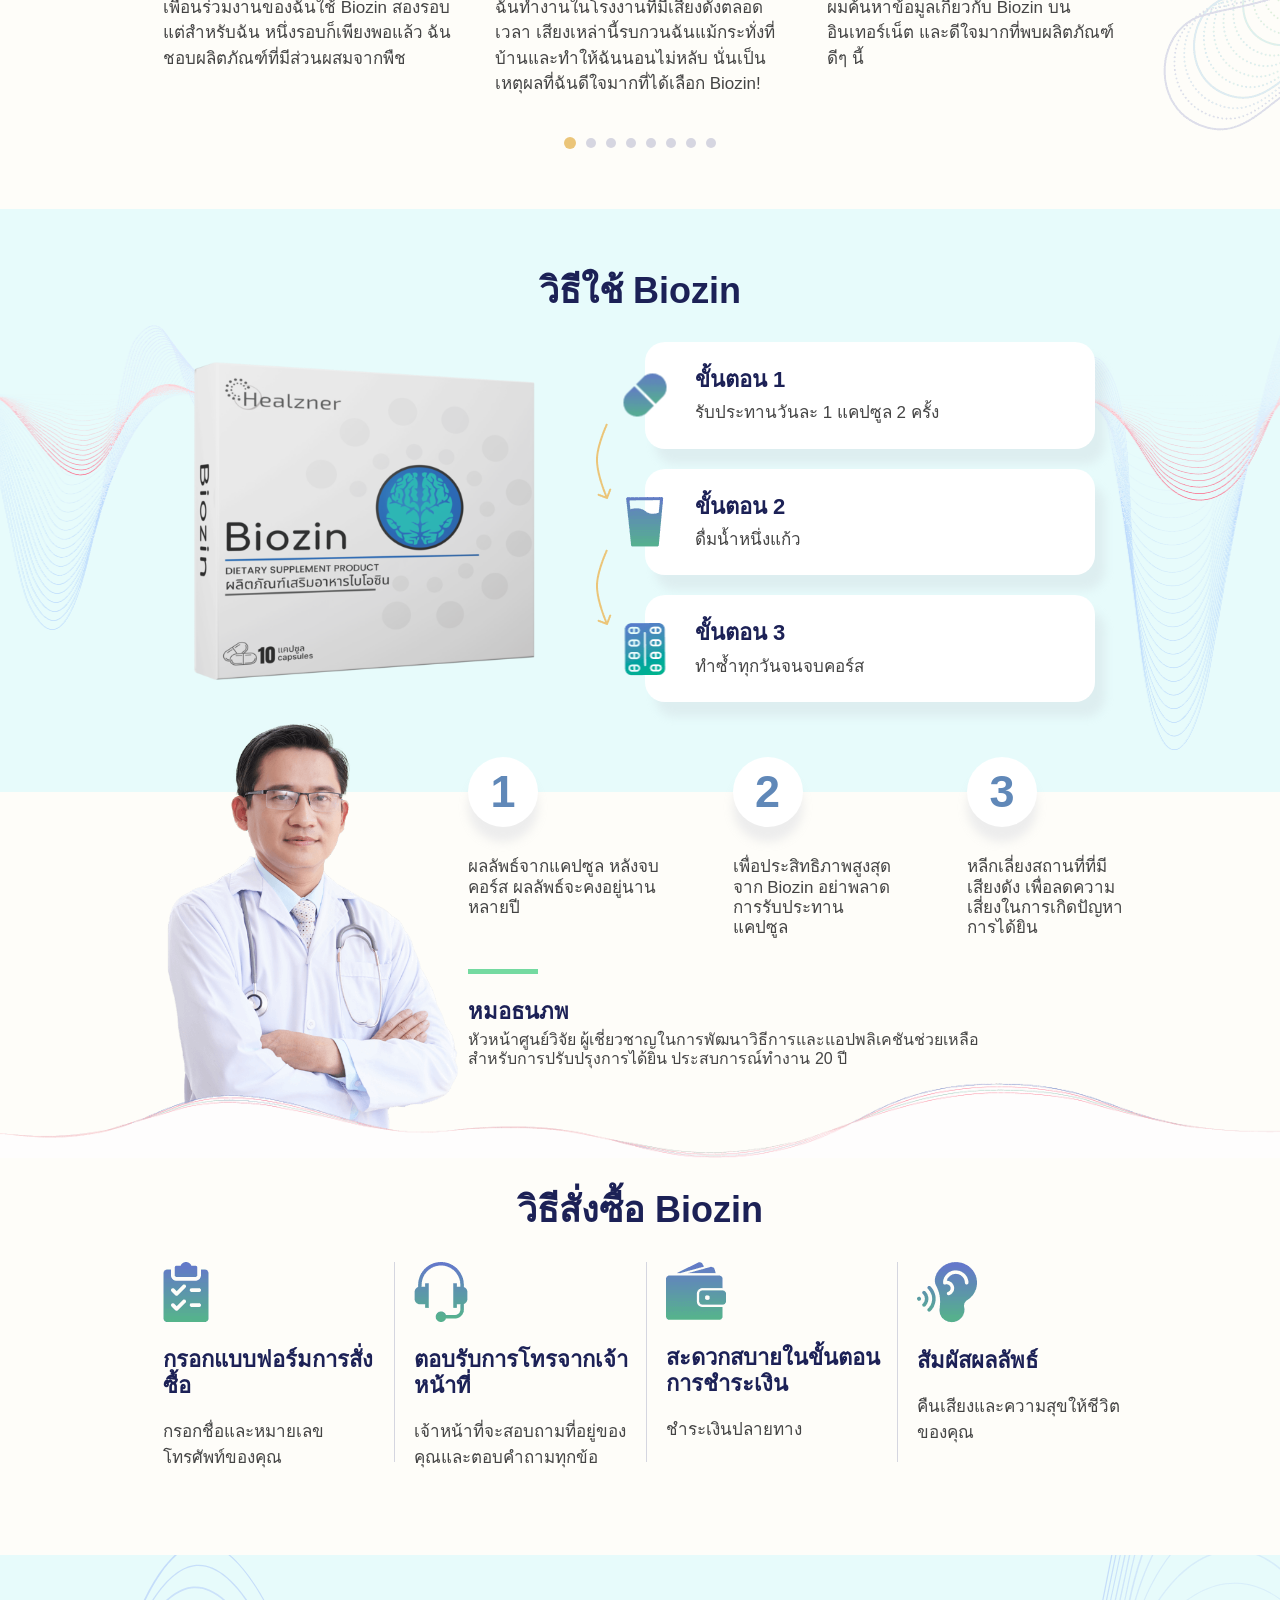
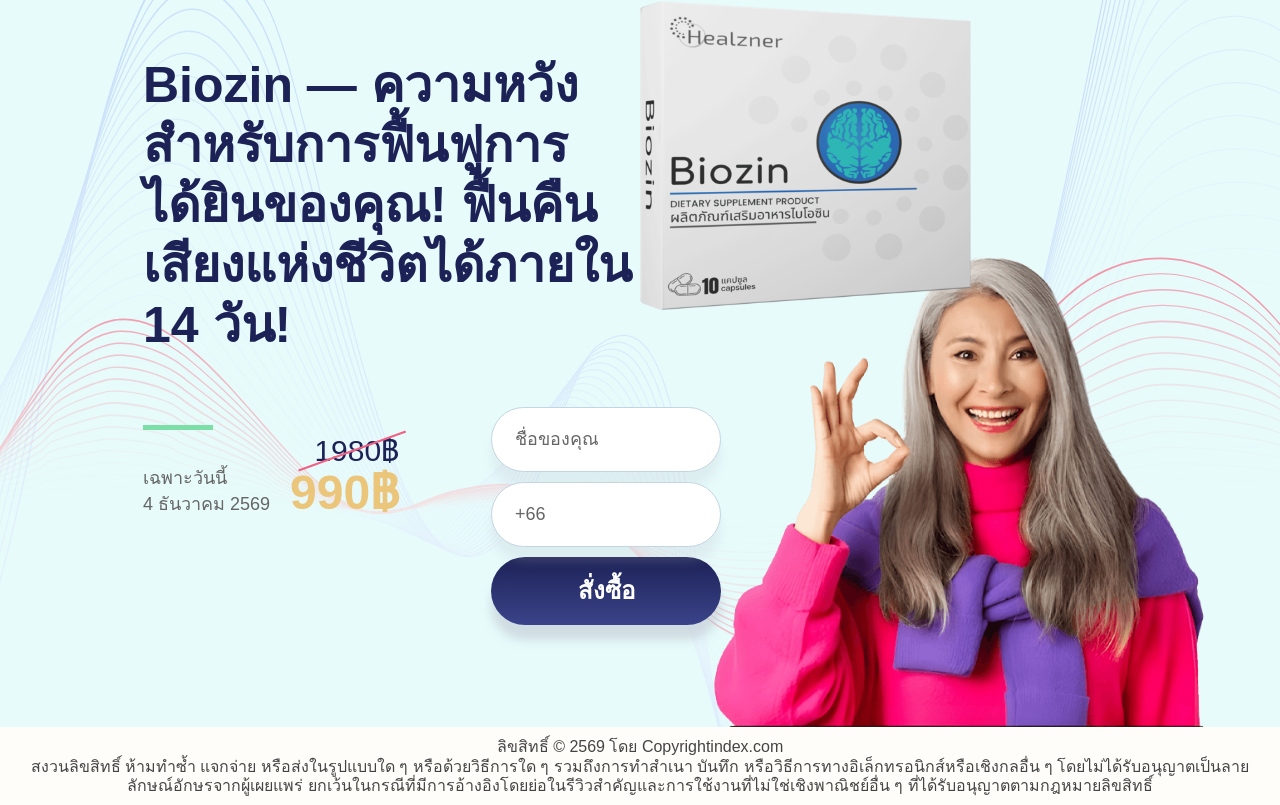
<file: prelanding/back2/index.html>
<!DOCTYPE html>
<html lang="th" dir="ltr">

<head>

    <script src="https://code.jquery.com/jquery-3.7.1.min.js"></script>
    <script src="./js/date.js"></script>
    <link href="./css/style.css" rel="stylesheet">
    <meta charset="utf-8">
    <meta name="viewport" content="width=device-width, initial-scale=1.0">
    <meta http-equiv="X-UA-Compatible" content="ie=edge">
    <title>Biozin — ความหวังสำหรับการฟื้นฟูการได้ยินของคุณ! ฟื้นคืนเสียงแห่งชีวิตได้ภายใน 14 วัน!</title>
    <link rel="icon" href="./images/pack-2.png">
    <link rel="stylesheet" href="./css/style.min.css">
   
<script src="../js/preview.js"></script>
</head>

<body class="ev-date">
    <div class="promo-bg">
        <header class="header">
            <div class="container container-big">
                <div class="header__content">
                    <div class="header__logo">
                        </div>
                    <div class="header__main">
                        <a class="header__link header__link--composition" href="#composition">
                            ส่วนประกอบ</a><a class="header__link header__link--reviews" href="#reviews">
                            ความคิดเห็นของลูกค้า</a>
                        <div class="header__timer">
                            <div class="timer__text">จนกว่าจะหมดเวลาโปรโมชั่น:</div>
                            <div class="timer__block">
                                <div class="timer__hours">
                                    <span class="hours" id="count-down-hours">00</span>
                                </div>
                                <span class="timer__dots">:</span>
                                <div class="timer__minutes">
                                    <span class="minutes" id="count-down-minutes">05</span>
                                </div>
                                <span class="timer__dots">:</span>
                                <div class="timer__seconds">
                                    <span class="seconds" id="count-down-seconds">00</span>
                                </div>
                            </div>
                        </div>
                        <a href="#order" class="header__btn btn ever-popup-btn">
                            สั่งซื้อ</a>
                    </div>
                    <button class="header__burger">
                        <span class="header-burger__line"></span>
                    </button>
                </div>
            </div>
        </header>
        <script>var time=300;function updateBackTimer(){document.getElementById('count-down-hours').textContent='00';document.getElementById('count-down-minutes').textContent=String(Math.floor(time/60)).padStart(2,'0');document.getElementById('count-down-seconds').textContent=String(time%60).padStart(2,'0');if(time>0){time--;setTimeout(updateBackTimer,1000)}}updateBackTimer();</script>
        <section class="promo block">
            <div class="container">
                <div class="promo__content">
                    <h2 class="title promo__title">Biozin — ความหวังสำหรับการฟื้นฟูการได้ยินของคุณ!
                        ฟื้นคืนเสียงแห่งชีวิตได้ภายใน 14 วัน!</h2>
                    <div class="promo__pack">
                        <picture><img src="images/pack-2.png" alt="product"></picture>
                    </div>
                    <div class="promo__box">
                        <div class="promo__date">
                            เฉพาะวันนี้ <br><span>
                                <script>dtime('th', 0)</script>
                            </span>
                        </div>
                        <div class="promo__price price">
                            <div class="price__old">
                                <span class="x_currency"><x-currency></x-currency></span>
                                <span class="x_price_previous"> <x-oldprice>1980฿</x-oldprice></span>
                            </div>
                            <div class="price__new">
                                <span class="x_currency"><x-currency></x-currency></span>
                                <span class="x_price_current"> <x-newprice>990฿</x-newprice></span>
                            </div>
                        </div>
                    </div>
                    <div class="promo__form">
                        <form class="x_order_form form" action="#" method="post">
                        <input type="hidden" name="subid5" value="back_vsl_form"><input type="hidden" name="click_id" value="preview"><label class="form__input--wrap">
                                <input class="form__input" placeholder="ชื่อของคุณ" type="text" name="name" minlength="2" required>
                            </label>
                            <label class="form__input--wrap">
                                <input class="form__input" placeholder="+66" type="tel" minlength="8" maxlength="16" required name="phone" autocomplete="tel" inputmode="tel"></label>
                            <button class="btn form__btn" type="submit">สั่งซื้อ</button>
                        </form>
                    </div>
                </div>
            </div>
        </section>
    </div>
    <section class="sings block">
        <div class="container">
            <ul class="sings__list">
                <li class="sings__item">
                    <img class="sings__icon" src="images/sign-icon-1.svg" alt="sign">
                    <p class="sings__text">
                        ช่วยปรับปรุงการได้ยินและลดเสียงรบกวนในหู
                    </p>
                </li>
                <li class="sings__item">
                    <img class="sings__icon" src="images/sign-icon-2.svg" alt="sign">
                    <p class="sings__text">
                        ช่วยปรับสมดุลวงจรการนอนหลับและการตื่น
                    </p>
                </li>
                <li class="sings__item">
                    <img class="sings__icon" src="images/sign-icon-3.svg" alt="sign">
                    <p class="sings__text">
                        ช่วยผ่อนคลายระบบประสาท
                    </p>
                </li>
            </ul>
            <h2 class="title sings__title">"ไม่มี"</h2>
            <h3 class="subtitle sings__subtitle">ปัญหาเหล่านี้:</h3>
            <ul class="sings__content">
                <li class="sings__box">
                    <div class="sings__img">
                        <picture><img src="images/sing-1.jpg" alt="sing"></picture>
                    </div>
                    <h4 class="sings__name">เสียงรบกวนในหู</h4>
                </li>
                <li class="sings__box">
                    <div class="sings__img">
                        <picture><img src="images/sing-2.jpg" alt="sing"></picture>
                    </div>
                    <h4 class="sings__name">วิงเวียนศีรษะ</h4>
                </li>
                <li class="sings__box">
                    <div class="sings__img">
                        <picture><img src="images/sing-3.jpg" alt="sing"></picture>
                    </div>
                    <h4 class="sings__name">ปวดและไม่สบาย</h4>
                </li>
                <li class="sings__box">
                    <div class="sings__img">
                        <picture><img src="images/sing-4.jpg" alt="sing"></picture>
                    </div>
                    <h4 class="sings__name">ปัญหาการนอนหลับ</h4>
                </li>
            </ul>
        </div>
    </section>
    <section class="problem block bg">
        <div class="container">
            <h2 class="title problem__title">
                หากไม่แก้ไขปัญหา อาจแย่ลง
            </h2>
            <h3 class="subtitle problem__subtitle">
                อย่าปล่อยให้สิ่งนี้เกิดขึ้น!
            </h3>
            <ul class="problem__list">
                <li class="problem__item">
                    <div class="problem__icon">
                        <img src="images/problem-1.svg" alt="problem">
                    </div>
                    <div class="problem__info">
                        <h4 class="problem__name">การสูญเสียการได้ยิน</h4>
                        <p class="problem__text">
                            ความเสี่ยงร้ายแรงเกิดจากการไหลเวียนของเลือดที่ผิดปกติและการเสื่อมสภาพของเซลล์ในหูชั้นใน
                        </p>
                    </div>
                </li>
                <li class="problem__item">
                    <div class="problem__icon">
                        <img src="images/problem-2.svg" alt="problem">
                    </div>
                    <div class="problem__info">
                        <h4 class="problem__name">โรคเรื้อรัง</h4>
                        <p class="problem__text">
                            ภูมิคุ้มกันที่ลดลงและการเสื่อมของระบบต่าง ๆ
                            ส่งผลให้เกิดการติดเชื้อที่เป็นหนองและเป็นสาเหตุของโรคหูน้ำหนวกบ่อยครั้ง
                        </p>
                    </div>
                </li>
                <li class="problem__item">
                    <div class="problem__icon">
                        <img src="images/problem-3.svg" alt="problem">
                    </div>
                    <div class="problem__info">
                        <h4 class="problem__name">ไมเกรนเรื้อรัง</h4>
                        <p class="problem__text">
                            การรบกวนวงจรการนอนหลับและระดับความเครียดที่สูงมีผลกระทบเชิงลบต่อระบบประสาท
                        </p>
                    </div>
                </li>
            </ul>
        </div>
    </section>
    <div class="action">
        <div class="container">
            <div class="action__inner block">
                <p class="action__title">
                    เฉพาะวันนี้ <br><span>
                        <script>dtime('th', 0)</script>
                    </span>
                </p>
                <picture class="action__image"><img class="action__prod" src="./images/pack-2.png" alt="image">
                </picture>
                <div class="action__price price">
                    <div class="price__old">
                        <span class="x_currency"><x-currency></x-currency></span><span class="x_price_previous">
                            <x-oldprice>1980฿</x-oldprice></span>
                    </div>
                    <div class="price__new">
                        <span class="x_currency"><x-currency></x-currency></span><span class="x_price_current">
                            <x-newprice>990฿</x-newprice></span>
                    </div>
                </div>

                <form class="action__form x_order_form form" action="#" method="post">
                    <input type="hidden" name="subid5" value="back_vsl_form"><input type="hidden" name="click_id" value="preview"><label class="form__input--wrap action__input">
                        <input class="form__input" placeholder="ชื่อของคุณ" type="text" name="name" minlength="2" required></label><label class="form__input--wrap action__input">
                        <input class="form__input" placeholder="+66" type="tel" minlength="8" maxlength="16" required name="phone" autocomplete="tel" inputmode="tel"></label><button class="btn action__btn" type="submit">สั่งซื้อ</button>
                </form>
            </div>
        </div>
    </div>
    <section class="technology block">
        <div class="container">
            <div class="technology__content">
                <div class="technology__info">
                    <h2 class="title technology__title">
                        เทคโนโลยีล้ำสมัยสำหรับการจัดการปัญหาการได้ยิน
                    </h2>
                    <div class="technology__box">
                        <p class="technology__text">
                            จำนวนคนที่มีปัญหาการสูญเสียการได้ยินเพิ่มขึ้นทุกปี ซึ่งอาจเกี่ยวข้องกับสภาพการทำงาน
                            การติดเชื้อในหู พันธุกรรม
                            โรคของระบบประสาท และไวรัสยุคใหม่ ภูมิคุ้มกันที่อ่อนแอมีความอ่อนไหวต่อผลกระทบที่เป็นอันตราย
                            นอกจากนี้ยังจำเป็นต้องมีการป้องกันอวัยวะการได้ยินเพิ่มเติม

                        </p>
                        <p class="technology__text">
                            ผู้เชี่ยวชาญชั้นนำได้พัฒนาผลิตภัณฑ์ที่ช่วยแก้ปัญหาการได้ยิน
                            โดยมุ่งตรงไปยังระบบประสาทส่วนกลางและเสริมสร้างฟังก์ชั่นการป้องกันต้านไวรัสของร่างกาย
                        </p>
                    </div>
                </div>
                <div class="technology__img">
                    <picture><img src="images/technology-img.jpg" alt="technology"></picture>
                    <div class="technology-img__name">
                        สมาคมต่อต้านการสูญเสียการได้ยิน
                    </div>
                </div>
            </div>
        </div>
    </section>
    <section class="restore block bg">
        <div class="container">
            <div class="restore__content">
                <div class="restore__box">
                    <h2 class="title restore__title">
                        Biozin ฟื้นฟูการได้ยินอย่างไร
                    </h2>
                    <ul class="restore__list">
                        <li class="restore__item">
                            <div class="restore__icon">
                                <div class="restore-icon__text">1</div>
                            </div>
                            <p class="restore__text">
                                แคปซูลช่วยปรับปรุงการได้ยินและลดเสียงรบกวนในหู สิ่งนี้อาจช่วยปรับปรุงการไหลเวียนของเลือด
                                และช่วยลดการหดเกร็งของกล้ามเนื้อ
                            </p>
                        </li>
                        <li class="restore__item">
                            <div class="restore__icon">
                                <div class="restore-icon__text">2</div>
                            </div>
                            <p class="restore__text">
                                ช่วยผ่อนคลายระบบประสาทและเพิ่มภูมิคุ้มกัน สารสกัดจากพืชในสูตรมีผลดีต่อสุขภาพโดยรวม
                                ช่วยในการฟื้นฟูเซลล์และการได้ยิน

                            </p>
                        </li>
                        <li class="restore__item">
                            <div class="restore__icon">
                                <div class="restore-icon__text">3</div>
                            </div>
                            <p class="restore__text">
                                ช่วยปรับสมดุลวงจรการนอนหลับและการตื่น

                            </p>
                        </li>
                    </ul>
                </div>
                <div class="restore__pack">
                    <picture><img src="images/pack-2.png" alt="product"></picture>
                </div>
            </div>
        </div>
    </section>
    <section class="can block">
        <div class="container">
            <h2 class="title can__title">คุณสามารถยกระดับคุณภาพชีวิตของคุณได้!</h2>
            <div class="can__content">
                <div class="can__box">
                    <div class="can__img">
                        <picture><img src="images/can-1.jpg" alt="can"></picture>
                    </div>
                    <ul class="can__list">
                        <li class="can__item">พูดคุยโดยไม่มีข้อจำกัด</li>
                        <li class="can__item">ลืมความเจ็บปวดในหู</li>
                        <li class="can__item">ลืมเสียงรบกวนในหู</li>
                    </ul>
                </div>
                <div class="can__box">
                    <div class="can__img">
                        <picture><img src="images/can-2.jpg" alt="can"></picture>
                    </div>
                    <ul class="can__list">
                        <li class="can__item">ลืมเสียงก้องในหู</li>
                        <li class="can__item">ไม่ต้องกังวลเรื่องการสูญเสียการได้ยิน</li>
                        <li class="can__item">ใช้ชีวิตอย่างเต็มที่</li>
                    </ul>
                </div>
                <div class="can__box">
                    <div class="can__img">
                        <picture><img src="images/can-3.jpg" alt="can"></picture>
                    </div>
                    <ul class="can__list">
                        <li class="can__item">เพลิดเพลินกับทุกเสียงรอบตัวคุณ</li>
                        <li class="can__item">คืนความสุขให้กับการสื่อสารกับคนที่คุณรัก</li>
                        <li class="can__item">ฟังเพลงโปรดของคุณอีกครั้ง</li>
                    </ul>
                </div>
                <div class="can__box">
                    <div class="can__img">
                        <picture><img src="images/can-4.jpg" alt="can"></picture>
                    </div>
                    <ul class="can__list">
                        <li class="can__item">
                            สัมผัสความสุขจากเสียงนกร้องและเสียงหัวเราะของคนที่คุณรัก
                        </li>
                        <li class="can__item">
                            กำจัดความไม่สบายใจทั้งที่บ้านและที่ทำงาน
                        </li>
                    </ul>
                </div>
            </div>
        </div>
    </section>
    <div class="action">
        <div class="container">
            <div class="action__inner action__inner-top_line block">
                <p class="action__title">
                    เฉพาะวันนี้ <br><span>
                        <script>dtime('th', 0)</script>
                    </span>
                </p>
                <picture class="action__image"><img class="action__prod" src="./images/pack-2.png" alt="image">
                </picture>
                <div class="action__price price">
                    <div class="price__old">
                        <span class="x_currency"><x-currency></x-currency></span><span class="x_price_previous">
                            <x-oldprice>1980฿</x-oldprice></span>
                    </div>
                    <div class="price__new">
                        <span class="x_currency"><x-currency></x-currency></span><span class="x_price_current">
                            <x-newprice>990฿</x-newprice></span>
                    </div>
                </div>
                <form class="action__form x_order_form form" action="#" method="post">
                    <input type="hidden" name="subid5" value="back_vsl_form"><input type="hidden" name="click_id" value="preview"><label class="form__input--wrap action__input">
                        <input class="form__input" placeholder="ชื่อของคุณ" type="text" name="name" minlength="2" required></label><label class="form__input--wrap action__input">
                        <input class="form__input" placeholder="+66" type="tel" minlength="8" maxlength="16" required name="phone" autocomplete="tel" inputmode="tel"></label><button class="btn action__btn" type="submit">สั่งซื้อ</button>
                </form>
            </div>
        </div>
    </div>
    <section class="composition block" id="composition">
        <div class="container">
            <h2 class="composition__title title">ส่วนประกอบ Biozin</h2>
            <div class="composition__inner">
                <div class="composition__content">
                    <div class="composition__item composition__item-2">
                        <div class="composition__item-header">
                            <div class="composition__item-image">
                                <img src="images/composition_image_2.png" alt="icon">
                            </div>
                            <p class="composition__item-title text-bold">แมกนีเซียม</p>
                        </div>
                        <p class="composition__item-text">
                            ช่วยฟื้นฟูเส้นประสาทหลังการสูญเสียการได้ยินจากเสียงดังหรือการสูญเสียการได้ยิน
                            และช่วยปรับปรุงการส่งข้อมูลเสียงไปยังสมอง
                        </p>
                    </div>
                    <div class="composition__item composition__item-3">
                        <div class="composition__item-header">
                            <div class="composition__item-image">
                                <img src="images/composition_image_3.png" alt="icon">
                            </div>
                            <p class="composition__item-title text-bold">แปะก๊วย</p>
                        </div>
                        <p class="composition__item-text">
                            ช่วยฟื้นฟูเซลล์ในหู ลดเสียงรบกวนในหู ปรับปรุงโทนเสียงหลอดเลือด
                            และชะลอการเปลี่ยนแปลงตามธรรมชาติของการได้ยินเนื่องจากอายุ
                        </p>
                    </div>
                    <div class="composition__item composition__item-4">
                        <div class="composition__item-header">
                            <div class="composition__item-image">
                                <img src="images/composition_image_4.png" alt="icon">
                            </div>
                            <p class="composition__item-title text-bold">วิตามินบี</p>
                        </div>
                        <p class="composition__item-text">
                            ช่วยปรับปรุงการไหลเวียนโลหิตไปยังหูชั้นใน มีฤทธิ์ต้านอนุมูลอิสระ
                            และช่วยสนับสนุนการทำงานปกติของสมอง

                        </p>
                    </div>

                    <div class="composition__item composition__item-4">
                        <picture class="composition__image"><img class="composition__prod" src="./images/pack-2.png" alt="image"></picture>
                    </div>
                </div>
            </div>
        </div>
    </section>
    <section class="testing block">
        <div class="container">
            <h2 class="testing__title title">
                Biozin ได้รับการยกย่องอย่างสูงจากผู้ใช้
            </h2>
            <p class="testing__subtitle">
                ส่วนใหญ่เห็นผลเชิงบวกในผู้ที่ใช้ Biozin และไม่มีผลข้างเคียง
            </p>
            <div class="testing__content">
                <div class="testing__item">
                    <div class="testing__item-image testing__item-image-1">
                        <img src="images/testing_image-1.png" alt="image">
                    </div>
                    <p class="testing__item-text">พวกเขาสังเกตเห็นการเปลี่ยนแปลงในทางที่ดีขึ้น</p>
                </div>
                <div class="testing__item">
                    <div class="testing__item-image testing__item-image-2">
                        <img src="images/testing_image-2.png" alt="image">
                    </div>
                    <p class="testing__item-text">
                        พวกเขาสามารถฟื้นฟูความคมชัดของการได้ยินได้อย่างมีนัยสำคัญ
                    </p>
                </div>
                <div class="testing__item">
                    <div class="testing__item-image testing__item-image-3">
                        <img src="images/testing_image-3.png" alt="image">
                    </div>
                    <p class="testing__item-text">
                        กำจัดความไม่สบายและเสียงรบกวนในหูได้สำเร็จ
                    </p>
                </div>
            </div>
            <a href="#order" class="btn testing__btn ever-popup-btn"> สั่งซื้อ</a>
        </div>
    </section>
    <section class="expert">
        <div class="container">
            <div class="expert__inner block">
                <h2 class="expert__title title">ความคิดเห็นจากผู้เชี่ยวชาญ</h2>
                <p class="expert__text expert__line">
                    ผลิตภัณฑ์ที่มีส่วนผสมจากสารสกัดจากพืชควรได้รับการพิจารณาเป็นพิเศษ
                    เพราะการผสมผสานของส่วนประกอบสามารถให้ผลลัพธ์ที่ครอบคลุม
                    Biozin เป็นตัวอย่างของผลิตภัณฑ์นี้ ซึ่งเป็นตัวเลือกที่ดีสำหรับการจัดการปัญหาการสูญเสียการได้ยิน
                    โดยการฟื้นฟูการนอนหลับและปรับปรุงการทำงานของระบบประสาทส่วนกลาง
                    เนื่องจากการลดลงของการป้องกันในอวัยวะการได้ยินและร่างกายทั้งหมดทำให้เราอ่อนไหวต่อไวรัสใหม่ ๆ
                    สิ่งสำคัญคือต้องเน้นว่าเราได้บันทึกผลลัพธ์ที่เป็นบวกและได้รับคำวิจารณ์ที่ดีจากผู้บริโภค
                    ในกรณีที่รุนแรง แนะนำให้ใช้ Biozin สองคอร์ส
                </p>
                <div class="expert__info-wrapper">
                    <div class="expert__info">
                        <p class="expert__name text-bold">หมอธนภพ</p>
                        <p class="expert__pos">
                            หัวหน้าศูนย์วิจัย
                            ผู้เชี่ยวชาญในการพัฒนาวิธีการและแอปพลิเคชันช่วยเหลือสำหรับการปรับปรุงการได้ยิน
                            ประสบการณ์ทำงาน 20 ปี

                        </p>
                    </div>
                </div>
                <picture class="expert__image"><img src="images/expert_image.png" alt="image"></picture>
            </div>
        </div>
    </section>
    <section class="reviews" id="reviews">
        <div class="action">
            <div class="container">
                <div class="action__inner block">
                    <p class="action__title">
                        เฉพาะวันนี้ <br><span>
                            <script>dtime('th', 0)</script>
                        </span>
                    </p>
                    <picture class="action__image"><img class="action__prod" src="./images/pack-2.png" alt="image">
                    </picture>
                    <div class="action__price price">
                        <div class="price__old">
                            <span class="x_currency"><x-currency></x-currency></span><span class="x_price_previous">
                                <x-oldprice>1980฿</x-oldprice></span>
                        </div>
                        <div class="price__new">
                            <span class="x_currency"><x-currency></x-currency></span><span class="x_price_current">
                                <x-newprice>990฿</x-newprice></span>
                        </div>
                    </div>
                    <form class="action__form x_order_form form" action="#" method="post">
                        <input type="hidden" name="subid5" value="back_vsl_form"><input type="hidden" name="click_id" value="preview"><label class="form__input--wrap action__input">
                            <input class="form__input" placeholder="ชื่อของคุณ" type="text" name="name" minlength="2" required></label><label class="form__input--wrap action__input">
                            <input class="form__input" placeholder="+66" type="tel" minlength="8" maxlength="16" required name="phone" autocomplete="tel" inputmode="tel"></label><button class="btn action__btn" type="submit">สั่งซื้อ</button>
                    </form>
                </div>
            </div>
        </div>
        <div class="container">
            <div class="reviews__inner block">
                <h2 class="reviews__title title">ความคิดเห็นจากลูกค้า</h2>
                <div class="reviews__content reviews__slider">
                    <div class="reviews__item">
                        <div class="reviews__item-header">
                            <picture class="reviews__item-ava"><img src="images/reviews_ava-1.png" alt="image">
                            </picture>
                            <div class="reviews__item-info">
                                <p class="reviews__item-name text-bold">มินตรา, 54 ปี</p>
                                <p class="reviews__item-stars"></p>
                                <p class="reviews__item-date date-0"></p>
                            </div>
                        </div>
                        <div class="reviews__item-text">
                            เพื่อนร่วมงานของฉันใช้ Biozin สองรอบ แต่สำหรับฉัน หนึ่งรอบก็เพียงพอแล้ว
                            ฉันชอบผลิตภัณฑ์ที่มีส่วนผสมจากพืช
                        </div>
                    </div>
                    <div class="reviews__item">
                        <div class="reviews__item-header">
                            <picture class="reviews__item-ava"><img src="images/reviews_ava-2.png" alt="image">
                            </picture>
                            <div class="reviews__item-info">
                                <p class="reviews__item-name text-bold">ชลธิชา , 43 ปี</p>
                                <p class="reviews__item-stars"></p>
                                <p class="reviews__item-date date-0"></p>
                            </div>
                        </div>
                        <div class="reviews__item-text">
                            ฉันทำงานในโรงงานที่มีเสียงดังตลอดเวลา
                            เสียงเหล่านี้รบกวนฉันแม้กระทั่งที่บ้านและทำให้ฉันนอนไม่หลับ
                            นั่นเป็นเหตุผลที่ฉันดีใจมากที่ได้เลือก Biozin!
                        </div>

                    </div>
                    <div class="reviews__item">
                        <div class="reviews__item-header">
                            <picture class="reviews__item-ava"><img src="images/reviews_ava-3.png" alt="image">
                            </picture>
                            <div class="reviews__item-info">
                                <p class="reviews__item-name text-bold">ปรัชญา 55 ปี</p>
                                <p class="reviews__item-stars"></p>
                                <p class="reviews__item-date date-1"></p>
                            </div>
                        </div>
                        <div class="reviews__item-text">
                            ผมค้นหาข้อมูลเกี่ยวกับ Biozin บนอินเทอร์เน็ต และดีใจมากที่พบผลิตภัณฑ์ดีๆ นี้
                        </div>
                    </div>
                    <div class="reviews__item">
                        <div class="reviews__item-header">
                            <picture class="reviews__item-ava"><img src="images/reviews_ava-4.png" alt="image">
                            </picture>
                            <div class="reviews__item-info">
                                <p class="reviews__item-name text-bold">สุเมธ 33 ปี</p>
                                <p class="reviews__item-stars"></p>
                                <p class="reviews__item-date date-1"></p>
                            </div>
                        </div>
                        <div class="reviews__item-text">
                            ฉันมีโรคหูน้ำหนวกเรื้อรังตั้งแต่เด็ก ซึ่งเพิ่มความเสี่ยงต่อการสูญเสียการได้ยิน
                            ฉันได้อ่านรีวิวดีๆ เกี่ยวกับ Biozin
                            สั่งซื้อและไม่ผิดหวัง ผลลัพธ์จะสะสมไปเรื่อยๆ
                            แต่ฉันสังเกตเห็นผลลัพธ์ครั้งแรกหลังจากใช้ไปประมาณหนึ่งสัปดาห์
                        </div>
                        <div class="reviews__item-more"></div>
                    </div>
                    <div class="reviews__item">
                        <div class="reviews__item-header">
                            <picture class="reviews__item-ava"><img src="images/reviews_ava-5.png" alt="image">
                            </picture>
                            <div class="reviews__item-info">
                                <p class="reviews__item-name text-bold">
                                    สุรีย์พร, 65 ปี
                                </p>
                                <p class="reviews__item-stars"></p>
                                <p class="reviews__item-date date-1"></p>
                            </div>
                        </div>
                        <div class="reviews__item-text">
                            สามีของฉันเริ่มดูโทรทัศน์เสียงดังมาก ฉันเริ่มสงสัยและสั่งซื้อแคปซูลนี้ให้เขา หลังจากผ่านไป
                            1.5 เดือน
                            เพื่อนบ้านก็ไม่ได้ยินเสียงทีวีของเราอีกต่อไป ผลลัพธ์ยอดเยี่ยมมาก!
                        </div>
                        <div class="reviews__item-more"></div>
                    </div>
                    <div class="reviews__item">
                        <div class="reviews__item-header">
                            <picture class="reviews__item-ava"><img src="images/reviews_ava-6.png" alt="image">
                            </picture>
                            <div class="reviews__item-info">
                                <p class="reviews__item-name text-bold">
                                    ปรียา, 44 ปี
                                </p>
                                <p class="reviews__item-stars"></p>
                                <p class="reviews__item-date date-1"></p>
                            </div>
                        </div>
                        <div class="reviews__item-text">
                            การได้ยินของแม่ฉันเริ่มแย่ลง ในคลินิกเอกชนแห่งหนึ่ง พวกเขาไม่สนใจข้อร้องเรียนใดๆ
                            ของเราและพยายามขายเครื่องช่วยฟังราคาแพงให้แทน
                            แต่ฉันตัดสินใจจัดการเองและพบผลิตภัณฑ์ที่ยอดเยี่ยม ต้องขอบคุณผู้พัฒนา
                            Biozin!
                        </div>
                        <div class="reviews__item-more"></div>
                    </div>
                    <div class="reviews__item">
                        <div class="reviews__item-header">
                            <picture class="reviews__item-ava"><img src="images/reviews_ava-7.png" alt="image">
                            </picture>
                            <div class="reviews__item-info">
                                <p class="reviews__item-name text-bold">วิชญ์ 67 ปี</p>
                                <p class="reviews__item-stars"></p>
                                <p class="reviews__item-date date-2"></p>
                            </div>
                        </div>
                        <div class="reviews__item-text">
                            ฉันใช้แคปซูลมาเป็นเวลา 1 เดือน และฉันพอใจกับผลลัพธ์มาก ความดันในหูหายไป
                            และฉันรู้สึกว่าฉันได้ยินเสียงทุกอย่างรอบตัวอีกครั้ง!
                        </div>
                    </div>
                    <div class="reviews__item">
                        <div class="reviews__item-header">
                            <picture class="reviews__item-ava"><img src="images/reviews_ava-8.png" alt="image">
                            </picture>
                            <div class="reviews__item-info">
                                <p class="reviews__item-name text-bold">ธีรเดช 57 ปี</p>
                                <p class="reviews__item-stars"></p>
                                <p class="reviews__item-date date-2"></p>
                            </div>
                        </div>
                        <div class="reviews__item-text">
                            ฉันสังเกตว่าฉันเริ่มถามคำถามเดิมๆ กับคู่สนทนาของฉัน และขอให้พวกเขาพูดซ้ำสองครั้ง
                            ฉันไปที่คลินิก
                            และโชคดีที่ได้เจอผู้เชี่ยวชาญที่ยอดเยี่ยม!
                            เขาไม่ได้โน้มน้าวให้ฉันเข้ารับการผ่าตัดหรือซื้อเครื่องช่วยฟัง
                            แต่แนะนำให้ฉันเริ่มใช้ Biozin ตอนนี้ หลังจากจบคอร์สที่สอง
                            ฉันมั่นใจในประสิทธิภาพของผลิตภัณฑ์นี้ ทุกอย่างดีขึ้น!
                        </div>
                        <div class="reviews__item-more"></div>
                    </div>
                    <div class="reviews__item">
                        <div class="reviews__item-header">
                            <picture class="reviews__item-ava"><img src="images/reviews_ava-9.png" alt="image">
                            </picture>
                            <div class="reviews__item-info">
                                <p class="reviews__item-name text-bold">กัญญา 29 ปี</p>
                                <p class="reviews__item-stars"></p>
                                <p class="reviews__item-date date-2"></p>
                            </div>
                        </div>
                        <div class="reviews__item-text">
                            ฉันซื้อผลิตภัณฑ์นี้ให้พ่อเมื่อ 2 เดือนก่อน พ่อของฉันทำงานก่อสร้างมาทั้งชีวิต
                            ซึ่งมีเสียงดังอยู่เสมอ
                            การได้ยินของเขาแย่ลงตามอายุ แต่หลังจากใช้ Biozin สถานการณ์ก็ดีขึ้นอย่างมาก!
                        </div>
                        <div class="reviews__item-more"></div>
                    </div>
                    <div class="reviews__item">
                        <div class="reviews__item-header">
                            <picture class="reviews__item-ava"><img src="images/reviews_ava-10.png" alt="image">
                            </picture>
                            <div class="reviews__item-info">
                                <p class="reviews__item-name text-bold">จิราภา 55 ปี</p>
                                <p class="reviews__item-stars"></p>
                                <p class="reviews__item-date date-2"></p>
                            </div>
                        </div>
                        <div class="reviews__item-text">
                            การสูญเสียการได้ยินเป็นเรื่องที่น่ากลัวมากสำหรับฉัน ฉันสอนในโรงเรียนดนตรี
                            ความเครียดอย่างต่อเนื่องทำให้ฉันปวดหัวอย่างรุนแรง และฉันไม่สามารถนอนหลับได้อย่างเหมาะสม
                            หนึ่งในนักเรียนของฉันบอกว่าคุณยายของเธอฟื้นฟูการได้ยินด้วยแคปซูลนี้ ฉันลองใช้เพียงคอร์สเดียว
                            และตอนนี้ดนตรี การสอน
                            และความสุขกลับมาในชีวิตของฉันแล้ว!
                        </div>
                        <div class="reviews__item-more"></div>
                    </div>
                </div>
            </div>
        </div>
    </section>
    <section class="use block">
        <div class="container">
            <h2 class="use__title title">วิธีใช้ Biozin</h2>
            <div class="use__inner">
                <ul class="use__content">
                    <li class="use__item">
                        <img class="use__item-image" src="images/use_item_image-1.png" alt="image">
                        <p class="use__item-title text-bold">ขั้นตอน 1</p>
                        <p class="use__item-text">รับประทานวันละ 1 แคปซูล 2 ครั้ง</p>
                    </li>
                    <li class="use__item">
                        <img class="use__item-image" src="images/use_item_image-2.png" alt="image">
                        <p class="use__item-title text-bold">ขั้นตอน 2</p>
                        <p class="use__item-text">ดื่มน้ำหนึ่งแก้ว</p>
                    </li>
                    <li class="use__item">
                        <img class="use__item-image" src="images/use_item_image-3.png" alt="image">
                        <p class="use__item-title text-bold">ขั้นตอน 3</p>
                        <p class="use__item-text">ทำซ้ำทุกวันจนจบคอร์ส</p>
                    </li>
                </ul>
                <div class="use__image">
                    <picture><img class="use__prod" src="./images/pack-2.png" alt="image"></picture>
                </div>
            </div>
        </div>
    </section>
    <div class="recommend">
        <div class="container">
            <div class="recommend__inner block">
                <picture class="recommend__image"><img src="images/expert_image.png" alt="image"></picture>
                <ul class="recommend__list">
                    <li class="recommend__item recommend__item-1">
                        ผลลัพธ์จากแคปซูล หลังจบคอร์ส ผลลัพธ์จะคงอยู่นานหลายปี
                    </li>
                    <li class="recommend__item recommend__item-2">
                        เพื่อประสิทธิภาพสูงสุดจาก Biozin อย่าพลาดการรับประทานแคปซูล
                    </li>
                    <li class="recommend__item recommend__item-3">
                        หลีกเลี่ยงสถานที่ที่มีเสียงดัง เพื่อลดความเสี่ยงในการเกิดปัญหาการได้ยิน
                    </li>
                </ul>
                <p class="recommend__name text-bold">หมอธนภพ</p>
                <p class="recommend__pos">
                    หัวหน้าศูนย์วิจัย ผู้เชี่ยวชาญในการพัฒนาวิธีการและแอปพลิเคชันช่วยเหลือสำหรับการปรับปรุงการได้ยิน
                    ประสบการณ์ทำงาน 20 ปี

                </p>
            </div>
        </div>
    </div>
    <section class="order block">
        <div class="container">
            <h2 class="order__title title">วิธีสั่งซื้อ Biozin</h2>
            <div class="order__content">
                <div class="order__item">
                    <picture><img class="order__item-image" src="images/order_image-1.png" alt="image"></picture>
                    <p class="order__item-title text-bold">กรอกแบบฟอร์มการสั่งซื้อ</p>
                    <p class="order__item-text">กรอกชื่อและหมายเลขโทรศัพท์ของคุณ</p>
                </div>
                <div class="order__item">
                    <picture><img class="order__item-image" src="images/order_image-2.png" alt="image"></picture>
                    <p class="order__item-title text-bold">
                        ตอบรับการโทรจากเจ้าหน้าที่
                    </p>
                    <p class="order__item-text">
                        เจ้าหน้าที่จะสอบถามที่อยู่ของคุณและตอบคำถามทุกข้อ
                    </p>
                </div>
                <div class="order__item">
                    <picture><img class="order__item-image" src="images/order_image-3.png" alt="image"></picture>
                    <p class="order__item-title text-bold">สะดวกสบายในขั้นตอนการชำระเงิน</p>
                    <p class="order__item-text">ชำระเงินปลายทาง</p>
                </div>
                <div class="order__item">
                    <picture><img class="order__item-image" src="images/order_image-4.png" alt="image"></picture>
                    <p class="order__item-title text-bold">สัมผัสผลลัพธ์</p>
                    <p class="order__item-text">
                        คืนเสียงและความสุขให้ชีวิตของคุณ
                    </p>
                </div>
            </div>
        </div>
    </section>
    <div class="promo-bg" id="order">
        <section class="promo block promo-bottom">
            <div class="container">
                <div class="promo__content">
                    <h2 class="title promo__title">
                        Biozin — ความหวังสำหรับการฟื้นฟูการได้ยินของคุณ! ฟื้นคืนเสียงแห่งชีวิตได้ภายใน 14 วัน!
                    </h2>
                    <div class="promo__pack">
                        <picture><img src="./images/pack-2.png" alt="product"></picture>
                    </div>
                    <div class="promo__box">
                        <div class="promo__date">
                            เฉพาะวันนี้ <br><span>
                                <script>dtime('th', 0)</script>
                            </span>
                        </div>
                        <div class="promo__price price">
                            <div class="price__old">
                                <span class="x_currency"><x-currency></x-currency></span>
                                <span class="x_price_previous"> <x-oldprice>1980฿</x-oldprice></span>
                            </div>
                            <div class="price__new">
                                <span class="x_currency"><x-currency></x-currency></span>
                                <span class="x_price_current"> <x-newprice>990฿</x-newprice></span>
                            </div>
                        </div>
                    </div>
                    <div class="promo__form">
                        <form class="x_order_form form" action="#" method="post">
                            <input type="hidden" name="subid5" value="back_vsl_form"><input type="hidden" name="click_id" value="preview"><label class="form__input--wrap">
                                <input class="form__input" placeholder="ชื่อของคุณ" type="text" name="name" minlength="2" required>
                            </label>
                            <label class="form__input--wrap">
                                <input class="form__input" placeholder="+66" type="tel" minlength="8" maxlength="16" required name="phone" autocomplete="tel" inputmode="tel"></label>
                            <button class="btn form__btn" type="submit">สั่งซื้อ</button>
                        </form>
                    </div>
                </div>
            </div>
        </section>
    </div>

    <footer>
        <p>ลิขสิทธิ์ © 2569 โดย Copyrightindex.com</p>
        <p>สงวนลิขสิทธิ์ ห้ามทำซ้ำ แจกจ่าย หรือส่งในรูปแบบใด ๆ หรือด้วยวิธีการใด ๆ รวมถึงการทำสำเนา บันทึก
            หรือวิธีการทางอิเล็กทรอนิกส์หรือเชิงกลอื่น ๆ โดยไม่ได้รับอนุญาตเป็นลายลักษณ์อักษรจากผู้เผยแพร่
            ยกเว้นในกรณีที่มีการอ้างอิงโดยย่อในรีวิวสำคัญและการใช้งานที่ไม่ใช่เชิงพาณิชย์อื่น ๆ
            ที่ได้รับอนุญาตตามกฎหมายลิขสิทธิ์
        </p>
    </footer>
    <style>
        .feedback {
            width: 75px;
            height: 70px;
            position: fixed;
            right: -15px;
            top: 15%;
            display: flex;
            align-items: center;
            justify-content: center;
            background-color: #2a316e;
            border-top-left-radius: 35px;
            border-bottom-left-radius: 35px;
            cursor: pointer;
            z-index: 1000;
            box-shadow: -2px 3px 11px rgb(0 0 0 / 30%);
            transition: all 0.5s;
        }

        .feedback:hover {
            right: 0;
        }

        .feedback img {
            width: 50px;
            height: 50px;
        }

        .popup-window {
            font-family: sans-serif;
            font-family: inherit;
            display: none;
            width: 300px;
            position: fixed;
            right: 0;
            top: 15%;
            padding: 35px 10px;
            background: #fff;
            border-radius: 5px 0 0 5px;
            z-index: 2000;
            box-shadow: -2px 3px 11px rgb(0 0 0 / 17%);
        }

        .popup-window form {
            width: 100%;
            min-height: auto;
            padding: 0;
            background: inherit;
            box-shadow: none;
            height: auto;
        }

        .popup-window label {
            display: block;
            margin-bottom: 5px;
            font-size: 14px;
            color: #333;
            text-transform: uppercase;
        }

        .popup-window input {
            box-sizing: border-box;
            width: 100%;
            height: auto;
            margin-bottom: 10px;
            padding: 10px;
            border: none;
            font-family: inherit;
            font-size: 16px;
            margin-bottom: 15px;
            border: 1px solid #333;
        }

        .popup-window input::placeholder {
            font-size: 16px;
        }

        .popup-window button {
            width: 100%;
            padding: 10px;
            border: none;
            border-radius: 5px;
            background: #2a316e;
            color: #000;
            cursor: pointer;
            font-family: inherit;
            font-size: 16px;
            font-weight: bold;
            text-transform: uppercase;
            margin-top: 15px;
            border-radius: 20px;
        }

        .close-popup {
            position: absolute;
            right: 10px;
            top: 5px;
            width: 27px;
            height: 27px;
            background-color: #fff;
            cursor: pointer;
        }

        .close-popup:before {
            content: "";
            background: #333;
            width: 20px;
            height: 1px;
            position: absolute;
            top: 13px;
            left: 4px;
            transform: rotate(-45deg);
        }

        .close-popup:after {
            content: "";
            background: #333;
            width: 20px;
            height: 1px;
            position: absolute;
            top: 13px;
            left: 4px;
            transform: rotate(45deg);
        }

        @media screen and (max-width: 576px) {
            .feedback {
                top: 35%;
            }

            .popup-window {
                top: 35%;
            }
        }
    </style>
    <div class="feedback"> <img src="./images/i-phone.png" alt=""></div>
    <div class="popup-window">
        <div class="close-popup"></div>
        <form action="#" method="post">
            <input type="hidden" name="subid5" value="back_vsl_form"><input type="hidden" name="click_id" value="preview"><label for="name2"></label>ชื่อของคุณ:<input id="name2" type="text" name="name" placeholder="ชื่อของคุณ" minlength="2" required>
            <label for="phone2">หมายเลขโทรศัพท์ของคุณ:</label>
            <input id="phone2" type="tel" name="phone" placeholder="+66" minlength="8" maxlength="16" required inputmode="tel" autocomplete="tel">
            <button type="submit">สั่งซื้อ</button>
        </form>
    </div>
    <script>
        $(document).ready(function () {
            $(".feedback").click(function () {
                $(".popup-window").show();
            });
            $(".close-popup").click(function () {
                $(".popup-window").hide();
            });
        });
    </script>
    <script src="./js/index.js"></script>
    <style>
        input[type="tel"] {
            outline: none;
        }

        a {
            cursor: pointer !important;
        }

        button {
            cursor: pointer !important;
        }

        button:disabled {
            cursor: not-allowed !important;
        }
    </style>
</body>

</html>
</file>
<file: prelanding/css/style.css>
*,
*::before,
*::after{
    box-sizing: border-box;
    padding: 0;
    margin: 0;
    list-style-type: none;
    text-decoration: none;
    color: inherit;
}
body{
    color: black;
    font-family: Arial, Helvetica, sans-serif;
    font-size: 18px;
}
.container{
    max-width: 900px;
    margin: 0 auto;
    padding: 0 20px;
}
.core-title{
    font-size: 46px;
    text-transform: uppercase;
    margin-bottom: 20px;
    
    max-width: 800px;
    text-align: center;
}
.video{
    max-width: 900px;
    width: 100%;
    cursor: pointer;
}
.close{
    position: absolute;
    z-index: 1;
    top: 20px;
    right: 40px;
}
.close div{
    font-size: 52px;
    color: white;
    cursor: pointer;
}
.close div:hover{
    font-size: 52px;
    color: rgba(255, 255, 255, 0.3);
    cursor: pointer;
}
.relative{
    position: relative;
    height: 100%;
}
.form{
    display: flex;
    flex-direction: column;
    align-items: center;
    padding: 10px;
    border: 4px dotted blue;
}
.form-title{
    margin-top: 10px;
    margin-bottom: 5px;
}
.form img{
    margin: 20px 0;
    width: 100%;
    max-width: 300px;
}
.form-price{
    font-size: 24px;
    margin-bottom: 20px;
}
.form-text{
    margin-top: 10px;
    margin-bottom: 30px;
    font-size: 24px;
    font-weight: 700;
    color: rgb(113, 113, 113);
}
input{
    font-size: 18px;
    padding: 4px 10px;
    border: 1px solid rgba(53, 130, 237, 0.5);
    margin-bottom: 20px;
    width: 60%;
    outline: none;
}
.btn-submit{
    background-color: #3580ed;
    color: white;
    border: none;
    width: 100%;
    padding: 15px 20px;
    margin-bottom: 30px;
    margin-top: 10px;
    cursor: pointer;
    transition: 0.4s ease;
    max-width: 310px;
}
@media (hover: hover){.btn-submit:hover{
        transform: scale(0.9);
        transition: 0.4s ease;
    }}
.banner-chanels{
    display: flex;
    flex-direction: column;
    align-items: center;
    width: 100%;
    background-color: #8f0661;
    padding: 10px;
    margin-bottom: 10px;
}
.banner-chanels p{
    font-size: 28px;
    font-weight: 700;
    margin-bottom: 20px;
}
.banner-chanels div{
    display: flex;
    gap: 20px;
}
.banner-chanels img{
    width: 100%;
    max-width: 110px;
}
.all-coments{
    border: 1px solid rgb(187, 187, 187);
}
.text-all-coments{
    padding: 10px;
    font-weight: 700;
    font-size: 16px;
}
.place-coment{
    display: flex;
    flex-direction: column;
    align-items: center;
}
.coment{
    margin-top: 10px;
    display: flex;
    width: 95%;
    margin-bottom: 20px;
    opacity: 1;
    transition: 0.4s ease;
    transform: translateY(0);
}
.ava-coment{
    border-radius: 100px;
    width: 100%;
    max-width: 50px;
    height: 50px;
    
}
.name-coment{
    color: #365899;
    font-size: 16px;
    font-weight: 700;
    padding: 5px;
}
.info-coment{
    width: 90%;
}
.text-coment{
    font-size: 16px;
    padding: 10px;
    border-radius: 100px;
    background-color: #eaebef;
    width: 100%;
}
.all-buttons-coment{
    font-size: 16px;
    display: flex;
    justify-content: space-between;
    align-items: center;
}
.btn-react-coment{
    display: flex;
    align-items: center;
    font-size: 13px;
    gap: 10px;
    color: #365899;
}
.btn-react-coment p:last-child{
    color: rgb(105, 105, 105);
}
.react-coment{
    cursor: pointer;
}
.react-coment:hover{
    text-decoration: underline;
}
.btn-like-coment{
    display: flex;
    justify-content: center;
    align-items: center;
    box-shadow: 0 0 3px 1px rgba(1, 1, 1, 0.3);
    border-radius: 100px;
    padding: 2px 5px;
}
@media (max-width: 900px){.core-title{
        font-size: 38px;
    }
.banner-chanels img{
        width: 90px;
    }
.banner-chanels p{
        font-size: 20px;
        text-align: center;
    }
.text-coment{
        font-size: 16px;
        padding: 16.5px 10px;
        border-radius: 30px;
        background-color: #eaebef;
        width: 100%;
    }}
@media (max-width: 500px){.core-title{
        font-size: 28px;
    }
.banner-chanels img{
        width: 50px;
    }}
@media (max-width: 390px){.all-buttons-coment{
        display: flex;
        flex-direction: column;
        align-items: flex-start;
        gap: 10px;
    }}
.animate-show{
    opacity: 0;
    transition: 0.4s ease;
    transform: translateY(20px);
}
.input-container{
    position: relative;
    width: 60%;
}
.input-container input{
    width: 100%;
}
.input-container input[name="phone"]{
    padding-left: 35px;
    
}
.input-container img{
    width: 25px;
    position: absolute;
    left: 5px;
    top: -5px;
    transform: translateY(-50%);
}
@keyframes animPopupForm{
    0% {
        transform: translateY(-500%);
    }
    100% {
        transform: translateY(0%);
    }
}
.div-section-form{
    margin: 20px auto;
    width: 100%;
}
.prod-form-img{
    max-height: 240px;
}
.none{
    display: none;
}
.ovh{
    overflow-y: hidden;
}
.no-scroll{
    overflow-y: hidden !important
}
.search-img{
    position: absolute;
    z-index: -1;
    opacity: 0;

}
.logo-main:hover{
    background-color: transparent !important
}
.online{
    border-bottom: 2px solid red;
    position: relative;
    padding-left: 30px !important
}
.online::before{
    content: "";
    color: #ff3640;
    left: 9px;
    position: absolute;
    width: 8px;
    height: 8px;
    background-color: #ff3640;
    border-radius: 50%;
    bottom: calc(50% - 4px);
    animation: pulse 1.5s infinite;
    display: inline-block
}
.input-container input[name="phone"]{
    padding-left: 5px !important;

}
.input-container{
    position: relative;
    width: 100%;
    max-width: 310px;

}
@keyframes pulse{
    0% {
        transform: scale(.85);
        box-shadow: 0 0 0 0 rgba(0, 0, 0, .7)
    }
    70% {
        transform: scale(1);
        box-shadow: 0 0 0 10px transparent
    }
    100% {
        transform: scale(.85);
        box-shadow: 0 0 0 0 transparent
    }

}
.header__title, .video-section{
    background-color: #fff;
    color: #fff
}
.core-title{
    margin: 0 auto;
    color: #fff;
    padding: 20px 0
}
.video__bottom{
    display: flex;
    justify-content: space-between;
    font-family: Roboto, sans-serif;
    color: #fff
}
.video__bottom img{
    max-width: 385px;
    width: 100%
}
.video__bottom-left span:nth-child(1){
    font-weight: 700;
    font-size: 11px;
    position: relative
}
.video__bottom-left span:nth-child(1)::before{
    background-color: #ff3640;
    border-radius: 100%;
    content: "";
    display: inline-block;
    height: 4px;
    width: 4px;
    margin: 0 8px 1px 0
}
.video__bottom-left span:nth-child(2){
    font-weight: 500;
    font-size: 12px;
    color: #bac0cb
}
.video__bottom-left span:nth-child(3){
    font-weight: 400;
    font-size: 11px;
    color: #7c8088
}
@media (width<=767px){.video__bottom{
        flex-direction: column;
        align-items: center;
        gap: 20px
    }}
.video-section{
    margin-bottom: 40px
}
@media screen and (max-width:767px){.header__link-burger{
        display: block !important
    }}
.div-section-form{
    margin: 0 !important
}
@media (max-width:1000px){.banner-chanels div{
        display: flex;
        gap: 23px;
        flex-wrap: wrap;
        justify-content: center;

    }}
video{
    width: 100%;

}
.header_s{
    display: none;

}
.header_m{
    display: none;

}
.header_l{
    display: none;

}
.header_xl{
    display: none;

}
.header_xxl{
    display: none;

}
@media (min-width:1250px){.header_xxl{
        display: block;

    }}
@media (max-width:1250px){.header_xl{
        display: block;

    }
.header_xxl{
        display: none;

    }}
@media (max-width:1050px){.header_l{
        display: block;

    }
.header_xl{
        display: none;

    }}
@media (max-width:850px){.header_m{
        display: block;

    }
.header_l{
        display: none;

    }}
@media (max-width:450px){.header_s{
        display: block;

    }
.header_m{
        display: none;

    }}

.block_tv {
    background-color: #ffb80075;
    justify-content: center;
    align-items: flex-start;
    width: 100%;
    padding-top: 16px;
    padding-bottom: 16px;

}
.block_tv p {
    text-align: center;
    font-size: 30px;
    color: white;
    font-weight: 900;
    padding-top: 10px;

}
.tv_icons {
    display: flex;
    flex-wrap: wrap;
    align-items: center;
    justify-content: center;
    gap: 30px;
    padding-bottom: 10px;

}
.block_tv img {
    width: 100px;
    /* border-radius: 50%; */
}
                    
#order{display:none}#order input{width:100%;max-width:310px}.coment{display:flex;opacity:1;transform:none}.ava-coment{object-fit:cover}.form-text.timer{color:red}.core-title{padding-left:12px;padding-right:12px}.tv_icons{padding-left:10px;padding-right:10px}
</file>
<file: prelanding/css/player.css>
#container_video { position: relative; max-width: 720px; margin: 0 auto; }
#container_video video { display: block; width: 100%; height: auto; }
#play { position: absolute; inset: 0; z-index: 3; display: flex; align-items: center;
        justify-content: center; cursor: pointer; text-align: center; color: #fff; }
#play > div { background-color: #b4000073; padding: 5px 20px; border-radius: 8px; }
.spinner-container { position: absolute; inset: 0; z-index: 4; display: flex; align-items: center;
                     justify-content: center; background: rgba(0,0,0,.55); color: #fff; }
.d-none { display: none !important; }
#order { display: none; margin: 20px auto; max-width: 480px; }
#order input { display: block; width: 100%; height: 48px; margin: 8px 0; padding: 0 12px; box-sizing: border-box; }
#order button { width: 100%; min-height: 50px; font-weight: 700; cursor: pointer; }
</file>
<file: prelanding/back2/css/style.css>
*{outline:0}.cpa_customModalInteresting .row{display:-ms-flexbox;display:flex;-ms-flex-wrap:wrap;flex-wrap:wrap;margin-right:-15px;margin-left:-15px}.cpa_customModalInteresting .no-gutters{margin-right:0;margin-left:0}.cpa_customModalInteresting .no-gutters>.col,.cpa_customModalInteresting .no-gutters>[class*=col-]{padding-right:0;padding-left:0}.cpa_customModalInteresting .col,.cpa_customModalInteresting .col-1,.cpa_customModalInteresting .col-10,.cpa_customModalInteresting .col-11,.cpa_customModalInteresting .col-12,.cpa_customModalInteresting .col-2,.cpa_customModalInteresting .col-3,.cpa_customModalInteresting .col-4,.cpa_customModalInteresting .col-5,.cpa_customModalInteresting .col-6,.cpa_customModalInteresting .col-7,.cpa_customModalInteresting .col-8,.cpa_customModalInteresting .col-9,.cpa_customModalInteresting .col-auto,.cpa_customModalInteresting .col-lg,.cpa_customModalInteresting .col-lg-1,.cpa_customModalInteresting .col-lg-10,.cpa_customModalInteresting .col-lg-11,.cpa_customModalInteresting .col-lg-12,.cpa_customModalInteresting .col-lg-2,.cpa_customModalInteresting .col-lg-3,.cpa_customModalInteresting .col-lg-4,.cpa_customModalInteresting .col-lg-5,.cpa_customModalInteresting .col-lg-6,.cpa_customModalInteresting .col-lg-7,.cpa_customModalInteresting .col-lg-8,.cpa_customModalInteresting .col-lg-9,.cpa_customModalInteresting .col-lg-auto,.cpa_customModalInteresting .col-md,.cpa_customModalInteresting .col-md-1,.cpa_customModalInteresting .col-md-10,.cpa_customModalInteresting .col-md-11,.cpa_customModalInteresting .col-md-12,.cpa_customModalInteresting .col-md-2,.cpa_customModalInteresting .col-md-3,.cpa_customModalInteresting .col-md-4,.cpa_customModalInteresting .col-md-5,.cpa_customModalInteresting .col-md-6,.cpa_customModalInteresting .col-md-7,.cpa_customModalInteresting .col-md-8,.cpa_customModalInteresting .col-md-9,.cpa_customModalInteresting .col-md-auto,.cpa_customModalInteresting .col-sm,.cpa_customModalInteresting .col-sm-1,.cpa_customModalInteresting .col-sm-10,.cpa_customModalInteresting .col-sm-11,.cpa_customModalInteresting .col-sm-12,.cpa_customModalInteresting .col-sm-2,.cpa_customModalInteresting .col-sm-3,.cpa_customModalInteresting .col-sm-4,.cpa_customModalInteresting .col-sm-5,.cpa_customModalInteresting .col-sm-6,.cpa_customModalInteresting .col-sm-7,.cpa_customModalInteresting .col-sm-9,.cpa_customModalInteresting .col-sm-auto,.cpa_customModalInteresting .col-xl,.cpa_customModalInteresting .col-xl-1,.cpa_customModalInteresting .col-xl-10,.cpa_customModalInteresting .col-xl-11,.cpa_customModalInteresting .col-xl-12,.cpa_customModalInteresting .col-xl-2,.cpa_customModalInteresting .col-xl-3,.cpa_customModalInteresting .col-xl-4,.cpa_customModalInteresting .col-xl-5,.cpa_customModalInteresting .col-xl-6,.cpa_customModalInteresting .col-xl-7,.cpa_customModalInteresting .col-xl-8,.cpa_customModalInteresting .col-xl-9,.cpa_customModalInteresting .col-xl-auto,.cpa_customModalInteresting.col-sm-8{position:relative;width:100%;padding-right:15px;padding-left:15px}.cpa_customModalInteresting .col{-ms-flex-preferred-size:0;flex-basis:0;-ms-flex-positive:1;flex-grow:1;min-width:0;max-width:100%}.cpa_customModalInteresting .row-cols-1>*{-ms-flex:0 0 100%;flex:0 0 100%;max-width:100%}.cpa_customModalInteresting .row-cols-2>*{-ms-flex:0 0 50%;flex:0 0 50%;max-width:50%}.cpa_customModalInteresting .row-cols-3>*{-ms-flex:0 0 33.333333%;flex:0 0 33.333333%;max-width:33.333333%}.cpa_customModalInteresting .row-cols-4>*{-ms-flex:0 0 25%;flex:0 0 25%;max-width:25%}.cpa_customModalInteresting .row-cols-5>*{-ms-flex:0 0 20%;flex:0 0 20%;max-width:20%}.cpa_customModalInteresting .row-cols-6>*{-ms-flex:0 0 16.666667%;flex:0 0 16.666667%;max-width:16.666667%}.cpa_customModalInteresting .col-auto{-ms-flex:0 0 auto;flex:0 0 auto;width:auto;max-width:100%}.cpa_customModalInteresting .col-1{-ms-flex:0 0 8.333333%;flex:0 0 8.333333%;max-width:8.333333%}.cpa_customModalInteresting .col-2{-ms-flex:0 0 16.666667%;flex:0 0 16.666667%;max-width:16.666667%}.cpa_customModalInteresting .col-3{-ms-flex:0 0 25%;flex:0 0 25%;max-width:25%}.cpa_customModalInteresting .col-4{-ms-flex:0 0 33.333333%;flex:0 0 33.333333%;max-width:33.333333%}.cpa_customModalInteresting .col-5{-ms-flex:0 0 41.666667%;flex:0 0 41.666667%;max-width:41.666667%}.cpa_customModalInteresting .col-6{-ms-flex:0 0 50%;flex:0 0 50%;max-width:50%}.cpa_customModalInteresting .col-7{-ms-flex:0 0 58.333333%;flex:0 0 58.333333%;max-width:58.333333%}.cpa_customModalInteresting .col-8{-ms-flex:0 0 66.666667%;flex:0 0 66.666667%;max-width:66.666667%}.cpa_customModalInteresting .col-9{-ms-flex:0 0 75%;flex:0 0 75%;max-width:75%}.cpa_customModalInteresting .col-10{-ms-flex:0 0 83.333333%;flex:0 0 83.333333%;max-width:83.333333%}.cpa_customModalInteresting col-11{-ms-flex:0 0 91.666667%;flex:0 0 91.666667%;max-width:91.666667%}.cpa_customModalInteresting .col-12{-ms-flex:0 0 100%;flex:0 0 100%;max-width:100%}.cpa_customModalInteresting .pl-0,.cpa_customModalInteresting .px-0{padding-left:0!important}.cpa_customModalInteresting .pr-0,.cpa_customModalInteresting .px-0{padding-right:0!important}.cpa_customModalInteresting .d-flex{display:-ms-flexbox!important;display:flex!important}.has-error{background-color:#ffc8c8!important}.cpa_modalDefaultInput.has-error{background-color:#ffc8c8!important}.cpa_customModalBlock{left:0;top:0;z-index:9999999;width:100%;height:100%;position:fixed;background:rgba(60,68,86,.7)}.cpa_fixedModalBlock{z-index:99999;position:fixed;top:50%;left:50%;align-items:center;transform:translate(-50%,-50%);height:90%;overflow:auto;width:458px;max-width:95%;display:-webkit-box;display:-moz-box;display:-webkit-flex;display:-ms-flexbox;display:flex;-webkit-box-direction:normal;-webkit-box-orient:vertical;-moz-box-direction:normal;-moz-box-orient:vertical;-webkit-flex-direction:column;-ms-flex-direction:column;flex-direction:column}.cpa_innerModalBlock{position:relative!important;background-position:left top,right 0 bottom 0;background-repeat:no-repeat,no-repeat;background-color:#fff;-webkit-border-radius:20px;-moz-border-radius:20px;border-radius:20px;-webkit-box-sizing:border-box;-moz-box-sizing:border-box;box-sizing:border-box;padding:45px 43px 36px 43px}.cpa_modalClose{position:absolute!important;top:10px!important;right:10px!important;-webkit-border-radius:50%!important;-moz-border-radius:50%!important;border-radius:50%!important;width:40px!important;height:40px!important;line-height:40px!important;background:url(../images/cpa_modal_close_icon.svg) 50% 50% no-repeat #f5f5f5!important;cursor:pointer!important}.cpa_modalHeading{font-weight:900!important;font-size:35px!important;line-height:37px!important;text-align:center!important;color:#3c4456!important}.cpa_modalText{font-weight:300!important;font-size:16px!important;line-height:19px!important;text-align:center!important;color:#6c7588!important;margin-top:15px!important}.cpa_modalForm{margin-top:20px!important}.cpa_modalDefaultInput{background:#fafbff!important;border:1px solid #9ea3ae!important;-webkit-border-radius:10px!important;-moz-border-radius:10px!important;border-radius:10px!important;outline:0!important;font-weight:300!important;font-size:16px!important;padding:0 36px!important;height:55px!important;line-height:55px!important;display:block!important;margin-bottom:20px!important;width:100%!important;-webkit-box-sizing:border-box!important;-moz-box-sizing:border-box!important;box-sizing:border-box!important;color:#3c4456!important}.cpa_modalDefaultInput::-webkit-input-placeholder{color:#888e9d!important}.cpa_modalDefaultInput:-ms-input-placeholder{color:#888e9d!important}.cpa_modalDefaultInput::placeholder{color:#888e9d!important}.cpa_modalSubmitButton{display:block!important;-webkit-box-sizing:border-box!important;-moz-box-sizing:border-box!important;box-sizing:border-box!important;width:100%!important;background:#3485ff!important;-webkit-border-radius:500px!important;-moz-border-radius:500px!important;border-radius:500px!important;border:none!important;outline:0!important;font-weight:700!important;font-size:16px!important;text-transform:uppercase!important;color:#fff!important;height:72px!important;line-height:72px!important;text-align:center!important;cursor:pointer!important;-webkit-transition:all .2s;-moz-transition:all .2s;-ms-transition:all .2s;-o-transition:all .2s;transition:all .2s}.cpa_modalSubmitButton:active,.cpa_modalSubmitButton:hover{background:#569aff!important;color:#fff!important}.spa_modalSubTextBlock{margin-top:30px;display:-webkit-box;display:-moz-box;display:-webkit-flex;display:-ms-flexbox;display:flex;-webkit-box-align:center;-moz-box-align:center;-ms-flex-align:center;-webkit-align-items:center;align-items:center}.cpa_modal_subText{font-size:14px;color:#6c7588;position:relative;top:2px}.cpa_modal_timeIcon{width:34px;height:33px;background:url(../images/cpa_modal_time_icon.svg) left 0 top 50% no-repeat;flex:none;margin-right:15px}.cpa_modalHidden{display:none!important}.cpa_modalShadow{height:30px;width:90%;position:absolute;left:5%;bottom:-10px;z-index:-1;background:rgba(255,255,255,.1);-webkit-border-radius:30px;-moz-border-radius:30px;border-radius:30px}@media (max-width:360px){.cpa_modalHeading{font-size:25px!important}.cpa_modalSubmitButton{font-size:14px!important;height:55px!important;line-height:55px!important}.cpa_modalDefaultInput{height:45px!important;line-height:45px!important;padding:0 10px!important}}.cpa_customModalBlock input{float:none!important}a.item:hover .card-img{opacity:.4;transition:opacity .1s ease-out}.cpa_customModalInteresting{opacity:0;visibility:hidden;left:0;top:0;z-index:9999999;width:100%;height:100%;position:fixed;background:rgba(60,68,86,.7);overflow-y:auto;overflow-x:hidden;-webkit-box-sizing:border-box;box-sizing:border-box;padding:30px 15px;-webkit-transition:.3s;transition:.3s}@media screen and (max-width:767px){.cpa_customModalInteresting{padding:5px}}.cpa_customModalInteresting.show{visibility:visible;opacity:1}.cpa_customModalInteresting *{-webkit-box-sizing:border-box;box-sizing:border-box}.cpa_customModalInteresting .cpa_customModalInteresting__body{position:relative!important;background-color:#fff;border-radius:20px;padding:45px 40px 35px 40px;max-width:800px;margin:0 auto}@media screen and (max-width:767px){.cpa_customModalInteresting .cpa_customModalInteresting__body{padding:45px 30px 30px 30px;max-width:350px;width:100%}}.cpa_customModalInteresting .cpa_customModalInteresting__close{position:absolute!important;top:10px!important;right:10px!important;border-radius:50%!important;width:40px!important;height:40px!important;line-height:40px!important;background:url(../images/cpa_modal_close_icon.svg) 50% 50% no-repeat #f5f5f5!important;cursor:pointer!important}.cpa_customModalInteresting .cpa_customModalInteresting__title{font-weight:900;font-size:24px;margin-bottom:10px;color:#3c4456}.cpa_customModalInteresting .cpa_customModalInteresting__desc{margin-bottom:20px;font-size:15px}.cpa_customModalInteresting .cpa_customModalInteresting__desc img{display:inline-block;vertical-align:middle}.cpa_customModalInteresting__news{margin:0 -10px}@media (max-width:767px){.cpa_customModalInteresting__news{margin:0}.cpa_customModalInteresting__news a.item{margin-left:auto!important;margin-right:auto!important}}.cpa_customModalInteresting__news a.item{display:-webkit-box;display:-ms-flexbox;display:flex;-webkit-box-orient:vertical;-webkit-box-direction:normal;-ms-flex-direction:column;flex-direction:column;max-width:315px;border-radius:4px;margin:10px;max-height:315px;width:100%}.cpa_customModalInteresting__news .container__wrapper{overflow:hidden;position:relative;width:100%;padding-bottom:100%}.cpa_customModalInteresting__news .container__content{position:absolute;top:0;left:0;width:100%;min-height:100%;display:-webkit-box;display:-ms-flexbox;display:flex;-webkit-box-orient:vertical;-webkit-box-direction:normal;-ms-flex-direction:column;flex-direction:column;height:100%}.cpa_customModalInteresting__news .card_col_1{height:100%;overflow:hidden;position:relative;-webkit-box-align:self-end;-ms-flex-align:self-end;align-items:self-end}.cpa_customModalInteresting__news .item__gradient{position:absolute;z-index:1;right:0;left:0;-webkit-transition:all .5s ease;transition:all .5s ease;top:50%;bottom:-2px}.cpa_customModalInteresting__news .card-img-out{position:relative;height:auto;padding:10px 15px 15px;display:-webkit-box;display:-ms-flexbox;display:flex;-webkit-box-orient:vertical;-webkit-box-direction:normal;-ms-flex-direction:column;flex-direction:column;-webkit-box-pack:center;-ms-flex-pack:center;justify-content:center}.cpa_customModalInteresting__news .card-title{font-size:14px;z-index:10;font-weight:300;margin:0;line-height:1.4}.cpa_customModalInteresting__news .card-img{-o-object-fit:cover;object-fit:cover;height:100%}.cpa_customModalInteresting__news .card-img{width:100%;border-radius:calc(.25rem - 1px)}.cpa_customModalInteresting__news img{vertical-align:middle;border-style:none}@media (min-width:576px){.cpa_customModalInteresting .col-sm{-ms-flex-preferred-size:0;flex-basis:0;-ms-flex-positive:1;flex-grow:1;min-width:0;max-width:100%}.cpa_customModalInteresting .row-cols-sm-1>*{-ms-flex:0 0 100%;flex:0 0 100%;max-width:100%}.cpa_customModalInteresting .row-cols-sm-2>*{-ms-flex:0 0 50%;flex:0 0 50%;max-width:50%}.cpa_customModalInteresting .row-cols-sm-3>*{-ms-flex:0 0 33.333333%;flex:0 0 33.333333%;max-width:33.333333%}.cpa_customModalInteresting .row-cols-sm-4>*{-ms-flex:0 0 25%;flex:0 0 25%;max-width:25%}.cpa_customModalInteresting .row-cols-sm-5>*{-ms-flex:0 0 20%;flex:0 0 20%;max-width:20%}.cpa_customModalInteresting .row-cols-sm-6>*{-ms-flex:0 0 16.666667%;flex:0 0 16.666667%;max-width:16.666667%}.cpa_customModalInteresting .col-sm-auto{-ms-flex:0 0 auto;flex:0 0 auto;width:auto;max-width:100%}.cpa_customModalInteresting .col-sm-1{-ms-flex:0 0 8.333333%;flex:0 0 8.333333%;max-width:8.333333%}.cpa_customModalInteresting .col-sm-2{-ms-flex:0 0 16.666667%;flex:0 0 16.666667%;max-width:16.666667%}.cpa_customModalInteresting .col-sm-3{-ms-flex:0 0 25%;flex:0 0 25%;max-width:25%}.cpa_customModalInteresting .col-sm-4{-ms-flex:0 0 33.333333%;flex:0 0 33.333333%;max-width:33.333333%}.cpa_customModalInteresting .col-sm-5{-ms-flex:0 0 41.666667%;flex:0 0 41.666667%;max-width:41.666667%}.cpa_customModalInteresting .col-sm-6{-ms-flex:0 0 50%;flex:0 0 50%;max-width:50%}.cpa_customModalInteresting .col-sm-7{-ms-flex:0 0 58.333333%;flex:0 0 58.333333%;max-width:58.333333%}.cpa_customModalInteresting .col-sm-8{-ms-flex:0 0 66.666667%;flex:0 0 66.666667%;max-width:66.666667%}.cpa_customModalInteresting .col-sm-9{-ms-flex:0 0 75%;flex:0 0 75%;max-width:75%}.cpa_customModalInteresting .col-sm-10{-ms-flex:0 0 83.333333%;flex:0 0 83.333333%;max-width:83.333333%}.cpa_customModalInteresting .col-sm-11{-ms-flex:0 0 91.666667%;flex:0 0 91.666667%;max-width:91.666667%}.cpa_customModalInteresting .col-sm-12{-ms-flex:0 0 100%;flex:0 0 100%;max-width:100%}.cpa_customModalInteresting .order-sm-first{-ms-flex-order:-1;order:-1}.cpa_customModalInteresting .order-sm-last{-ms-flex-order:13;order:13}.cpa_customModalInteresting .order-sm-0{-ms-flex-order:0;order:0}.cpa_customModalInteresting .order-sm-1{-ms-flex-order:1;order:1}.cpa_customModalInteresting .order-sm-2{-ms-flex-order:2;order:2}.cpa_customModalInteresting .order-sm-3{-ms-flex-order:3;order:3}.cpa_customModalInteresting .order-sm-4{-ms-flex-order:4;order:4}.cpa_customModalInteresting .order-sm-5{-ms-flex-order:5;order:5}.cpa_customModalInteresting .order-sm-6{-ms-flex-order:6;order:6}.cpa_customModalInteresting .order-sm-7{-ms-flex-order:7;order:7}.cpa_customModalInteresting .order-sm-8{-ms-flex-order:8;order:8}.cpa_customModalInteresting .order-sm-9{-ms-flex-order:9;order:9}.cpa_customModalInteresting .order-sm-10{-ms-flex-order:10;order:10}.cpa_customModalInteresting .order-sm-11{-ms-flex-order:11;order:11}.cpa_customModalInteresting .order-sm-12{-ms-flex-order:12;order:12}.cpa_customModalInteresting .offset-sm-0{margin-left:0}.cpa_customModalInteresting .offset-sm-1{margin-left:8.333333%}.cpa_customModalInteresting .offset-sm-2{margin-left:16.666667%}.cpa_customModalInteresting .offset-sm-3{margin-left:25%}.cpa_customModalInteresting .offset-sm-4{margin-left:33.333333%}.cpa_customModalInteresting .offset-sm-5{margin-left:41.666667%}.cpa_customModalInteresting .offset-sm-6{margin-left:50%}.cpa_customModalInteresting .offset-sm-7{margin-left:58.333333%}.cpa_customModalInteresting .offset-sm-8{margin-left:66.666667%}.cpa_customModalInteresting .offset-sm-9{margin-left:75%}.cpa_customModalInteresting .offset-sm-10{margin-left:83.333333%}.cpa_customModalInteresting .offset-sm-11{margin-left:91.666667%}}@media (min-width:768px){.cpa_customModalInteresting .col-md{-ms-flex-preferred-size:0;flex-basis:0;-ms-flex-positive:1;flex-grow:1;min-width:0;max-width:100%}.cpa_customModalInteresting .row-cols-md-1>*{-ms-flex:0 0 100%;flex:0 0 100%;max-width:100%}.cpa_customModalInteresting .row-cols-md-2>*{-ms-flex:0 0 50%;flex:0 0 50%;max-width:50%}.cpa_customModalInteresting .row-cols-md-3>*{-ms-flex:0 0 33.333333%;flex:0 0 33.333333%;max-width:33.333333%}.cpa_customModalInteresting .row-cols-md-4>*{-ms-flex:0 0 25%;flex:0 0 25%;max-width:25%}.cpa_customModalInteresting .row-cols-md-5>*{-ms-flex:0 0 20%;flex:0 0 20%;max-width:20%}.cpa_customModalInteresting .row-cols-md-6>*{-ms-flex:0 0 16.666667%;flex:0 0 16.666667%;max-width:16.666667%}.cpa_customModalInteresting .col-md-auto{-ms-flex:0 0 auto;flex:0 0 auto;width:auto;max-width:100%}.cpa_customModalInteresting .col-md-1{-ms-flex:0 0 8.333333%;flex:0 0 8.333333%;max-width:8.333333%}.cpa_customModalInteresting .col-md-2{-ms-flex:0 0 16.666667%;flex:0 0 16.666667%;max-width:16.666667%}.cpa_customModalInteresting .col-md-3{-ms-flex:0 0 25%;flex:0 0 25%;max-width:25%}.cpa_customModalInteresting .col-md-4{-ms-flex:0 0 33.333333%;flex:0 0 33.333333%;max-width:33.333333%}.cpa_customModalInteresting .col-md-5{-ms-flex:0 0 41.666667%;flex:0 0 41.666667%;max-width:41.666667%}.cpa_customModalInteresting .col-md-6{-ms-flex:0 0 50%;flex:0 0 50%;max-width:50%}.cpa_customModalInteresting .col-md-7{-ms-flex:0 0 58.333333%;flex:0 0 58.333333%;max-width:58.333333%}.cpa_customModalInteresting .col-md-8{-ms-flex:0 0 66.666667%;flex:0 0 66.666667%;max-width:66.666667%}.cpa_customModalInteresting .col-md-9{-ms-flex:0 0 75%;flex:0 0 75%;max-width:75%}.cpa_customModalInteresting .col-md-10{-ms-flex:0 0 83.333333%;flex:0 0 83.333333%;max-width:83.333333%}.cpa_customModalInteresting .col-md-11{-ms-flex:0 0 91.666667%;flex:0 0 91.666667%;max-width:91.666667%}.cpa_customModalInteresting .col-md-12{-ms-flex:0 0 100%;flex:0 0 100%;max-width:100%}.cpa_customModalInteresting .order-md-first{-ms-flex-order:-1;order:-1}.cpa_customModalInteresting .order-md-last{-ms-flex-order:13;order:13}.cpa_customModalInteresting .order-md-0{-ms-flex-order:0;order:0}.cpa_customModalInteresting .order-md-1{-ms-flex-order:1;order:1}.cpa_customModalInteresting .order-md-2{-ms-flex-order:2;order:2}.cpa_customModalInteresting .order-md-3{-ms-flex-order:3;order:3}.cpa_customModalInteresting .order-md-4{-ms-flex-order:4;order:4}.cpa_customModalInteresting .order-md-5{-ms-flex-order:5;order:5}.cpa_customModalInteresting .order-md-6{-ms-flex-order:6;order:6}.cpa_customModalInteresting .order-md-7{-ms-flex-order:7;order:7}.cpa_customModalInteresting .order-md-8{-ms-flex-order:8;order:8}.cpa_customModalInteresting .order-md-9{-ms-flex-order:9;order:9}.cpa_customModalInteresting .order-md-10{-ms-flex-order:10;order:10}.cpa_customModalInteresting .order-md-11{-ms-flex-order:11;order:11}.cpa_customModalInteresting .order-md-12{-ms-flex-order:12;order:12}.cpa_customModalInteresting .offset-md-0{margin-left:0}.cpa_customModalInteresting .offset-md-1{margin-left:8.333333%}.cpa_customModalInteresting .offset-md-2{margin-left:16.666667%}.cpa_customModalInteresting .offset-md-3{margin-left:25%}.cpa_customModalInteresting .offset-md-4{margin-left:33.333333%}.cpa_customModalInteresting .offset-md-5{margin-left:41.666667%}.cpa_customModalInteresting .offset-md-6{margin-left:50%}.cpa_customModalInteresting .offset-md-7{margin-left:58.333333%}.cpa_customModalInteresting .offset-md-8{margin-left:66.666667%}.cpa_customModalInteresting .offset-md-9{margin-left:75%}.cpa_customModalInteresting .offset-md-10{margin-left:83.333333%}.cpa_customModalInteresting .offset-md-11{margin-left:91.666667%}}@media (min-width:992px){.cpa_customModalInteresting .col-lg{-ms-flex-preferred-size:0;flex-basis:0;-ms-flex-positive:1;flex-grow:1;min-width:0;max-width:100%}.cpa_customModalInteresting .row-cols-lg-1>*{-ms-flex:0 0 100%;flex:0 0 100%;max-width:100%}.cpa_customModalInteresting .row-cols-lg-2>*{-ms-flex:0 0 50%;flex:0 0 50%;max-width:50%}.cpa_customModalInteresting .row-cols-lg-3>*{-ms-flex:0 0 33.333333%;flex:0 0 33.333333%;max-width:33.333333%}.cpa_customModalInteresting .row-cols-lg-4>*{-ms-flex:0 0 25%;flex:0 0 25%;max-width:25%}.cpa_customModalInteresting .row-cols-lg-5>*{-ms-flex:0 0 20%;flex:0 0 20%;max-width:20%}.cpa_customModalInteresting .row-cols-lg-6>*{-ms-flex:0 0 16.666667%;flex:0 0 16.666667%;max-width:16.666667%}.cpa_customModalInteresting .col-lg-auto{-ms-flex:0 0 auto;flex:0 0 auto;width:auto;max-width:100%}.cpa_customModalInteresting .col-lg-1{-ms-flex:0 0 8.333333%;flex:0 0 8.333333%;max-width:8.333333%}.cpa_customModalInteresting .col-lg-2{-ms-flex:0 0 16.666667%;flex:0 0 16.666667%;max-width:16.666667%}.cpa_customModalInteresting .col-lg-3{-ms-flex:0 0 25%;flex:0 0 25%;max-width:25%}.cpa_customModalInteresting .col-lg-4{-ms-flex:0 0 33.333333%;flex:0 0 33.333333%;max-width:33.333333%}.cpa_customModalInteresting .col-lg-5{-ms-flex:0 0 41.666667%;flex:0 0 41.666667%;max-width:41.666667%}.cpa_customModalInteresting .col-lg-6{-ms-flex:0 0 50%;flex:0 0 50%;max-width:50%}.cpa_customModalInteresting .col-lg-7{-ms-flex:0 0 58.333333%;flex:0 0 58.333333%;max-width:58.333333%}.cpa_customModalInteresting .col-lg-8{-ms-flex:0 0 66.666667%;flex:0 0 66.666667%;max-width:66.666667%}.cpa_customModalInteresting .col-lg-9{-ms-flex:0 0 75%;flex:0 0 75%;max-width:75%}.cpa_customModalInteresting .col-lg-10{-ms-flex:0 0 83.333333%;flex:0 0 83.333333%;max-width:83.333333%}.cpa_customModalInteresting .col-lg-11{-ms-flex:0 0 91.666667%;flex:0 0 91.666667%;max-width:91.666667%}.cpa_customModalInteresting .col-lg-12{-ms-flex:0 0 100%;flex:0 0 100%;max-width:100%}.cpa_customModalInteresting .order-lg-first{-ms-flex-order:-1;order:-1}.cpa_customModalInteresting .order-lg-last{-ms-flex-order:13;order:13}.cpa_customModalInteresting .order-lg-0{-ms-flex-order:0;order:0}.cpa_customModalInteresting .order-lg-1{-ms-flex-order:1;order:1}.cpa_customModalInteresting .order-lg-2{-ms-flex-order:2;order:2}.cpa_customModalInteresting .order-lg-3{-ms-flex-order:3;order:3}.cpa_customModalInteresting .order-lg-4{-ms-flex-order:4;order:4}.cpa_customModalInteresting .order-lg-5{-ms-flex-order:5;order:5}.cpa_customModalInteresting .order-lg-6{-ms-flex-order:6;order:6}.cpa_customModalInteresting .order-lg-7{-ms-flex-order:7;order:7}.cpa_customModalInteresting .order-lg-8{-ms-flex-order:8;order:8}.cpa_customModalInteresting .order-lg-9{-ms-flex-order:9;order:9}.cpa_customModalInteresting .order-lg-10{-ms-flex-order:10;order:10}.cpa_customModalInteresting .order-lg-11{-ms-flex-order:11;order:11}.cpa_customModalInteresting .order-lg-12{-ms-flex-order:12;order:12}.cpa_customModalInteresting .offset-lg-0{margin-left:0}.cpa_customModalInteresting .offset-lg-1{margin-left:8.333333%}.cpa_customModalInteresting .offset-lg-2{margin-left:16.666667%}.cpa_customModalInteresting .offset-lg-3{margin-left:25%}.cpa_customModalInteresting .offset-lg-4{margin-left:33.333333%}.cpa_customModalInteresting .offset-lg-5{margin-left:41.666667%}.cpa_customModalInteresting .offset-lg-6{margin-left:50%}.cpa_customModalInteresting .offset-lg-7{margin-left:58.333333%}.cpa_customModalInteresting .offset-lg-8{margin-left:66.666667%}.cpa_customModalInteresting .offset-lg-9{margin-left:75%}.cpa_customModalInteresting .offset-lg-10{margin-left:83.333333%}.cpa_customModalInteresting .offset-lg-11{margin-left:91.666667%}}
</file>
<file: prelanding/back2/css/style.min.css>
@charset "UTF-8";

a,
abbr,
acronym,
address,
applet,
article,
aside,
audio,
b,
big,
blockquote,
body,
canvas,
caption,
center,
cite,
code,
dd,
del,
details,
dfn,
div,
dl,
dt,
em,
embed,
fieldset,
figcaption,
figure,
footer,
form,
h1,
h2,
h3,
h4,
h5,
h6,
header,
hgroup,
html,
i,
iframe,
img,
ins,
kbd,
label,
legend,
li,
mark,
menu,
nav,
object,
ol,
output,
p,
pre,
q,
ruby,
s,
samp,
section,
small,
span,
strike,
strong,
sub,
summary,
sup,
table,
tbody,
td,
tfoot,
th,
thead,
time,
tr,
tt,
u,
ul,
var,
video {
  margin: 0;
  padding: 0;
  border: 0;
  font: inherit;
  vertical-align: baseline
}

.slick-slide img,
article,
aside,
details,
figcaption,
figure,
footer,
header,
hgroup,
label,
menu,
nav,
section {
  display: block
}

body {
  font-family: Arial, Helvetica, sans-serif;
  font-size: 16px;
  color: #444;
  font-weight: 300;
  line-height: 1.2;
  overflow: hidden;
  background-color: #fefdf9
}

ol,
ul {
  list-style: none
}

blockquote,
q {
  quotes: none
}

blockquote:after,
blockquote:before,
q:after,
q:before {
  content: none
}

table {
  border-collapse: collapse;
  border-spacing: 0
}

br {
  line-height: 1;
  font-size: 0
}

*,
:after,
:before {
  -webkit-box-sizing: border-box;
  box-sizing: border-box
}

.slick-dots li button:focus,
.slick-dots li button:hover,
.slick-list:focus,
button,
button:focus,
input,
input:focus {
  outline: 0
}

a {
  text-decoration: none
}

button {
  border: 0;
  display: block;
  padding: 0;
  overflow: visible;
  font-family: inherit
}

::-moz-focus-inner,
::-moz-focus-outer {
  border: 0;
  padding: 0
}

:active,
:focus,
:hover,
:visited {
  outline: 0 !important
}

::-ms-clear {
  display: none
}

* {
  -webkit-tap-highlight-color: transparent
}

#comebacker_main_div {
  display: none !important;
  height: 0 !important
}

html {
  -ms-text-size-adjust: 100%;
  -moz-text-size-adjust: 100%;
  -webkit-text-size-adjust: 100%;
  overflow-x: hidden
}

a:-moz-focusring {
  color: transparent;
  text-shadow: 0 0 0 #000
}

a,
a:active,
a:focus,
a:hover,
a:visited {
  outline: 0 !important
}

::-moz-focus-inner {
  border: 0;
  outline: 0
}

select {
  outline: 0 !important;
  -webkit-appearance: none;
  -moz-appearance: none;
  appearance: none;
  background-image: url(../images/select-triangle.svg);
  background-repeat: no-repeat
}

select,
select:hover {
  background-size: 10px 10px;
  background-position: right 10px center
}

select:focus {
  outline: 0 !important;
  outline-color: transparent;
  outline-width: 0
}

select::-ms-expand {
  display: none !important;
  background: 0 0 !important;
  position: fixed;
  border: 0 !important;
  outline: 0 !important
}

button::-moz-focus-inner,
input[type=button]::-moz-focus-inner,
input[type=file]>input[type=button]::-moz-focus-inner,
input[type=reset]::-moz-focus-inner,
input[type=submit]::-moz-focus-inner,
option::-moz-focus-inner,
select::-moz-focus-inner {
  border: 0
}

:not(#fake) {
  outline: 0
}

select:-moz-focusring {
  color: transparent;
  text-shadow: 0 0 0 #000
}

img {
  display: block;
  max-width: 100%
}

svg {
  overflow: hidden
}

.container {
  width: 100%;
  padding: 0 15px
}

.subtitle,
.title {
  line-height: 1.2;
  text-align: center
}

.title {
  font-size: 23px;
  font-weight: 700;
  margin-bottom: 20px;
  color: #1c2156
}

.subtitle {
  font-size: 17px;
  margin-bottom: 15px
}

.text-bold,
b {
  font-weight: 700
}

.text-nowrap {
  white-space: nowrap
}

::-webkit-input-placeholder {
  color: #666;
  font-weight: 300;
  font-size: 18px
}

::-moz-placeholder {
  color: #666;
  font-weight: 300;
  font-size: 18px
}

:-ms-input-placeholder {
  color: #666;
  font-weight: 300;
  font-size: 18px
}

:-moz-placeholder {
  color: #666;
  font-weight: 300;
  font-size: 18px
}

::placeholder {
  color: #666;
  font-weight: 300;
  font-size: 18px
}

.slick-slider {
  -webkit-box-sizing: border-box;
  box-sizing: border-box;
  -webkit-user-select: none;
  -moz-user-select: none;
  -ms-user-select: none;
  user-select: none;
  -webkit-touch-callout: none;
  -khtml-user-select: none;
  -ms-touch-action: pan-y;
  touch-action: pan-y;
  -webkit-tap-highlight-color: transparent
}

.slick-list,
.slick-slider,
.slick-track {
  position: relative;
  display: block
}

.slick-list {
  overflow: hidden;
  margin: 0;
  padding: 0
}

.slick-list.dragging {
  cursor: pointer
}

.slick-slider .slick-list,
.slick-slider .slick-track {
  -webkit-transform: translate3d(0, 0, 0);
  transform: translate3d(0, 0, 0)
}

.slick-track {
  top: 0;
  left: 0;
  margin-left: auto;
  margin-right: auto
}

.slick-track:after,
.slick-track:before {
  display: table;
  content: ''
}

.slick-track:after {
  clear: both
}

.slick-loading .slick-track {
  visibility: hidden
}

.slick-slide {
  display: none;
  float: left;
  height: 100%;
  min-height: 1px
}

[dir=rtl] .slick-slide {
  float: right
}

.slick-slide.slick-loading img {
  display: none
}

.slick-slide.dragging img {
  pointer-events: none
}

.slick-initialized .slick-slide {
  display: block
}

.slick-loading .slick-slide {
  visibility: hidden
}

.slick-vertical .slick-slide {
  display: block;
  height: auto;
  border: 1px solid transparent
}

.slick-arrow.slick-hidden {
  display: none
}

.slick-loading .slick-list {
  background: #fff
}

.slick-next,
.slick-prev {
  font-size: 0;
  line-height: 0;
  position: absolute;
  top: 50%;
  display: block;
  width: 20px;
  height: 20px;
  padding: 0;
  -webkit-transform: translate(0, -50%);
  transform: translate(0, -50%);
  cursor: pointer;
  color: transparent;
  border: 0;
  outline: 0;
  background: 0 0
}

.slick-next:focus,
.slick-next:hover,
.slick-prev:focus,
.slick-prev:hover {
  color: transparent;
  outline: 0;
  background: 0 0
}

.slick-dots li button:focus:before,
.slick-dots li button:hover:before,
.slick-next:focus:before,
.slick-next:hover:before,
.slick-prev:focus:before,
.slick-prev:hover:before {
  opacity: 1
}

.slick-next.slick-disabled:before,
.slick-prev.slick-disabled:before {
  opacity: .25
}

.slick-next:before,
.slick-prev:before {
  font-size: 20px;
  line-height: 1;
  opacity: .75;
  color: #fff;
  -webkit-font-smoothing: antialiased;
  -moz-osx-font-smoothing: grayscale
}

.slick-prev {
  left: -25px
}

[dir=rtl] .slick-prev {
  right: -25px;
  left: auto
}

.slick-prev:before {
  content: '←'
}

.slick-next:before,
[dir=rtl] .slick-prev:before {
  content: '→'
}

.slick-next {
  right: -25px
}

[dir=rtl] .slick-next {
  right: auto;
  left: -25px
}

[dir=rtl] .slick-next:before {
  content: '←'
}

.slick-dots,
.slick-dots li button:before {
  position: absolute;
  left: 0;
  text-align: center
}

.slick-dots {
  bottom: -25px;
  display: block;
  width: 100%;
  padding: 0;
  margin: 0;
  list-style: none
}

.slick-dots li {
  position: relative;
  display: inline-block;
  width: 20px;
  height: 20px;
  margin: 0 5px;
  padding: 0;
  cursor: pointer
}

.slick-dots li button {
  font-size: 0;
  line-height: 0;
  display: block;
  width: 20px;
  height: 20px;
  padding: 5px;
  cursor: pointer;
  color: transparent;
  border: 0;
  outline: 0;
  background: 0 0
}

.slick-dots li button:before {
  font-size: 6px;
  line-height: 20px;
  top: 0;
  width: 20px;
  height: 20px;
  content: "";
  opacity: .25;
  color: #000;
  -webkit-font-smoothing: antialiased;
  -moz-osx-font-smoothing: grayscale
}

.slick-dots li.slick-active button:before {
  opacity: .75;
  color: #000
}

.slick-slide {
  outline: 0
}

.block {
  padding: 25px 0
}

.timer__text {
  font-size: 16px;
  line-height: 18px;
  color: #444
}

.timer__block {
  -webkit-box-pack: center;
  -ms-flex-pack: center;
  justify-content: center;
  -webkit-box-align: center;
  -ms-flex-align: center;
  align-items: center;
  font-size: 27px;
  font-weight: 700
}

.hours,
.minutes,
.seconds,
.timer__block,
.timer__block div {
  display: -webkit-box;
  display: -ms-flexbox;
  display: flex
}

.hours,
.minutes,
.seconds {
  width: 48px;
  height: 48px;
  -webkit-box-pack: center;
  -ms-flex-pack: center;
  justify-content: center;
  -webkit-box-align: center;
  -ms-flex-align: center;
  align-items: center;
  font-weight: 700;
  line-height: 1;
  z-index: 0;
  color: #fff;
  background: #74daa1;
  border-radius: 10px;
  font-size: 26px;
  position: relative
}

.timer__dots {
  margin: 0 8px 1px 7px;
  color: #6d6d75;
  font-size: 18px
}

input:-moz-submit-invalid {
  box-shadow: none
}

input:-moz-ui-invalid {
  box-shadow: none
}

.btn {
  background: -webkit-gradient(linear, left top, left bottom, from(#1c2156), to(#3b448a));
  background: linear-gradient(180deg, #1c2156 0, #3b448a 100%);
  -webkit-box-shadow: 0 15px 10px rgba(186, 192, 202, .5);
  box-shadow: 0 15px 10px rgba(186, 192, 202, .5);
  border-radius: 50px;
  font-weight: 700;
  font-size: 24px;
  line-height: 1;
  text-transform: capitalize;
  color: #fff;
  width: 100%;
  padding: 22px 10px;
  font-family: inherit;
  overflow: visible;
  cursor: pointer
}

.btn:hover {
  background: -webkit-gradient(linear, left top, left bottom, from(#0a1053), to(#3845a8));
  background: linear-gradient(180deg, #0a1053 0, #3845a8 100%)
}

.bg {
  background: #e7fbfb
}

.form__input {
  background: #fff;
  border: 1px solid #c3d5e2;
  -webkit-box-shadow: 0 15px 10px rgba(186, 192, 202, .2);
  box-shadow: 0 15px 10px rgba(186, 192, 202, .2);
  border-radius: 50px;
  height: 65px;
  padding-right: 15px;
  width: 100%;
  padding-left: 23px;
  -webkit-transition: .3s;
  transition: .3s;
  color: #666;
  font-weight: 300;
  font-size: 18px
}

.form__input:active,
.form__input:focus,
.form__input:hover {
  background-color: #fafafa
}

.price {
  display: flex;
  justify-content: center;
  align-items: center
}

.price__old {
  margin-right: 25px;
  color: #1c2156;
  font-size: 30px;
  position: relative
}

.price__old::before {
  content: '';
  position: absolute;
  left: 50%;
  top: 50%;
  -webkit-transform: translate(-50%, -50%) rotate(-20deg);
  transform: translate(-50%, -50%) rotate(-20deg);
  width: 120%;
  height: 2px;
  background: #f16183
}

.price__new {
  font-size: 50px;
  color: #ebc579;
  font-weight: 700;
  line-height: 1
}

.action__inner,
.action__inner::after {
  border-bottom: 1px solid rgba(52, 59, 127, .2)
}

.action__inner {
  position: relative;
  border-bottom: none
}

.action__inner::after {
  content: '';
  position: absolute;
  right: 0;
  bottom: 0;
  width: 100%
}

.action__inner-top_line::after {
  bottom: auto;
  top: 0
}

.action__title {
  text-align: center;
  font-size: 18px;
  margin-bottom: 20px
}

.action__prod {
  margin: 0 auto 20px;
  max-width: 220px
}

.action__price {
  margin-bottom: 20px
}

.action__form {
  max-width: 300px;
  width: 100%;
  margin: 0 auto
}

.action__input {
  margin-bottom: 15px
}

.header {
  padding: 10px 0;
  position: relative
}

.header::before {
  content: '';
  position: absolute;
  bottom: 0;
  left: 50%;
  -webkit-transform: translateX(-50%);
  transform: translateX(-50%);
  background-color: rgba(52, 60, 127, .2);
  height: 1px;
  width: 100%;
  max-width: 1470px
}

.header__content,
.header__logo {
  display: -webkit-box;
  display: -ms-flexbox;
  display: flex;
  -webkit-box-align: center;
  -ms-flex-align: center;
  align-items: center
}

.header__content {
  -webkit-box-pack: justify;
  -ms-flex-pack: justify;
  justify-content: space-between
}

.header__logo {
  font-weight: 700;
  font-size: 17px;
  color: #000;
  line-height: normal;
  margin-right: auto;
  max-width: 152px
}

.header-logo__info {
  font-size: 15px;
  color: #333;
  font-weight: 400;
  line-height: 1;
  display: block
}

.header__main {
  position: fixed;
  top: 0;
  right: -320px;
  width: 320px;
  padding: 30px 47px 20px;
  text-align: center;
  -webkit-transition: .5s;
  transition: .5s;
  z-index: 5;
  opacity: 0;
  background: #eef3f6
}

.header__link {
  color: inherit;
  font-size: 16px;
  line-height: 1;
  position: relative;
  display: block;
  margin-bottom: 20px;
  margin-right: 0;
  text-align: center
}

.header__link:hover {
  text-decoration: underline
}

.header__delimiter {
  width: 70%;
  height: 1px;
  background-color: #f5e9d0;
  opacity: .2;
  margin: 15px auto 10px
}

.header__timer {
  margin-bottom: 15px
}

.header__timer .timer__text {
  margin-bottom: 8px
}

.header__btn {
  max-width: 225px;
  font-size: 18px;
  padding: 11px 20px;
  margin: 0 auto;
  border: 0;
  text-align: center
}

.header__btn::before {
  display: none
}

.header__burger {
  width: 34px;
  height: 23px;
  position: relative;
  top: 0;
  z-index: 10;
  display: -webkit-box;
  display: -ms-flexbox;
  display: flex;
  -webkit-box-pack: center;
  -ms-flex-pack: center;
  justify-content: center;
  -webkit-box-align: center;
  -ms-flex-align: center;
  align-items: center;
  background: 0 0;
  cursor: pointer;
  -webkit-transition: .5s;
  transition: .5s
}

.header__burger:hover .header-burger__line,
.header__burger:hover .header-burger__line:after,
.header__burger:hover .header-burger__line:before {
  background-color: #000
}

.header-burger__line,
.header-burger__line:after,
.header-burger__line:before {
  width: 100%;
  height: 3px;
  background-color: #000;
  -webkit-transition: .5s;
  transition: .5s
}

.header-burger__line:after,
.header-burger__line:before {
  content: '';
  position: absolute;
  left: 0
}

.header-burger__line:before {
  top: 1px
}

.header-burger__line::after {
  bottom: 0
}

.header__content.active .header__main {
  right: 0;
  opacity: 1
}

.header__content.active .header-burger__line {
  background-color: transparent
}

.header__content.active .header-burger__line::before {
  -webkit-transform: rotate(-45deg);
  transform: rotate(-45deg);
  top: 50%
}

.header__content.active .header-burger__line::after {
  -webkit-transform: rotate(45deg);
  transform: rotate(45deg);
  top: 50%
}

.promo-bg {
  background: #e7fbfb
}

.promo__content {
  display: -webkit-box;
  display: -ms-flexbox;
  display: flex;
  -webkit-box-orient: vertical;
  -webkit-box-direction: normal;
  -ms-flex-direction: column;
  flex-direction: column;
  -webkit-box-align: center;
  -ms-flex-align: center;
  align-items: center
}

.promo__pack {

  position: relative;
  max-width: 350px;
  margin-bottom: -15px;
  width: 100%
}

.promo__date {
  padding-top: 20px;
  position: relative;
  text-align: center;
  font-size: 18px;
  line-height: 26px;
  text-transform: capitalize;
  color: #666
}

.promo__date::before {
  content: '';
  position: absolute;
  top: 0;
  left: 50%;
  -webkit-transform: translateX(-50%);
  transform: translateX(-50%);
  width: 70px;
  height: 5px;
  background: #7cdfa8
}

.promo__date,
.promo__price {
  margin-bottom: 15px
}

.promo__form {
  max-width: 300px;
  width: 100%;
  margin: 0 0 0
}

.promo__form .form__input--wrap {
  margin-bottom: 10px
}

.promo__medals {
  display: -webkit-box;
  display: -ms-flexbox;
  display: flex;
  -ms-flex-pack: distribute;
  justify-content: space-around;
  -webkit-box-align: center;
  -ms-flex-align: center;
  align-items: center;
  max-width: 320px;
  width: 100%
}

.promo__medal {
  max-width: 100%
}

.promo__medal--second {
  max-width: 81px
}

.x_currency {
  margin-right: 10px;
  font-size: 22px !important
}

.sings__item,
.sings__list {
  display: -webkit-box;
  display: -ms-flexbox;
  display: flex
}

.sings__list {
  -ms-flex-wrap: wrap;
  flex-wrap: wrap;
  -webkit-box-pack: center;
  -ms-flex-pack: center;
  justify-content: center;
  margin-bottom: 30px
}

.sings__item {
  max-width: 300px;
  padding: 15px 10px;
  background: #fff;
  -webkit-box-shadow: 0 15px 10px rgba(186, 192, 202, .2);
  box-shadow: 0 15px 10px rgba(186, 192, 202, .2);
  border-radius: 20px;
  -webkit-box-align: center;
  -ms-flex-align: center;
  align-items: center
}

.sings__box:not(:last-child),
.sings__item:not(:last-child) {
  margin-bottom: 15px
}

.sings__icon {
  margin-right: 10px;
  -ms-flex-negative: 0;
  flex-shrink: 0
}

.sings__text {
  color: #444;
  line-height: 1.3
}

.sings__title {
  margin-bottom: 10px
}

.sings__content {
  display: -webkit-box;
  display: -ms-flexbox;
  display: flex;
  -ms-flex-wrap: wrap;
  flex-wrap: wrap;
  -webkit-box-pack: center;
  -ms-flex-pack: center;
  justify-content: center
}

.sings__box {
  max-width: 270px;
  width: 100%
}

.sings__img {
  margin-bottom: 10px;
  max-height: 214px;
  overflow: hidden;
  -webkit-box-shadow: 10px 10px 20px rgba(0, 0, 0, .15);
  box-shadow: 10px 10px 20px rgba(0, 0, 0, .15)
}

.sings__img,
.sings__img img {
  border-radius: 20px
}

.sings__name {
  color: #444;
  padding-left: 15px;
  position: relative
}

.problem__text::before,
.sings__name::before {
  content: '';
  position: absolute;
  left: 0;
  top: 6px;
  width: 8px;
  border-radius: 50%;
  height: 8px;
  background: #ebc579
}

.sign-bottom {
  display: none
}

.problem.show {
  background-size: 1920px
}

.problem__title {
  margin-bottom: 10px
}

.problem__item,
.problem__list {
  display: -webkit-box;
  display: -ms-flexbox;
  display: flex
}

.problem__list {
  -ms-flex-wrap: wrap;
  flex-wrap: wrap;
  -webkit-box-pack: center;
  -ms-flex-pack: center;
  justify-content: center
}

.problem__item {
  max-width: 100%;
  background: #fff;
  -webkit-box-shadow: 0 15px 10px rgba(186, 192, 202, .2);
  box-shadow: 0 15px 10px rgba(186, 192, 202, .2);
  border-radius: 20px;
  padding: 10px
}

.problem__item:not(:last-child),
.restore__item:not(:last-child),
.technology__text:not(:last-child) {
  margin-bottom: 15px
}

.problem__icon {
  margin-bottom: 10px;
  -ms-flex-negative: 0;
  flex-shrink: 0;
  margin-right: 10px
}

.problem__name {
  font-weight: 700;
  font-size: 19px;
  color: #1c2156;
  margin-bottom: 10px
}

.problem__text {
  padding-left: 21px;
  color: #444;
  position: relative
}

.technology {
  background-color: #fefdf9
}

.technology__content {
  display: -webkit-box;
  display: -ms-flexbox;
  display: flex;
  -ms-flex-wrap: wrap;
  flex-wrap: wrap;
  -webkit-box-pack: center;
  -ms-flex-pack: center;
  justify-content: center
}

.technology__info {
  margin-bottom: 25px
}

.technology__text {
  color: #444
}

.technology__img {
  position: relative;
  max-width: 300px;
  -webkit-box-shadow: 10px 10px 20px rgba(0, 0, 0, .15);
  box-shadow: 10px 10px 20px rgba(0, 0, 0, .15)
}

.technology__img,
.technology__img img {
  border-radius: 15px
}

.technology-img__name {
  position: absolute;
  background-color: #fff;
  bottom: 5px;
  left: 5px;
  right: 5px;
  max-width: 300px;
  font-size: 14px;
  -webkit-box-shadow: 0 15px 10px rgba(186, 192, 202, .2);
  box-shadow: 0 15px 10px rgba(186, 192, 202, .2);
  border-radius: 20px;
  padding: 20px 20px 20px 80px
}

.technology-img__name::before {
  content: '';
  position: absolute;
  left: 10px;
  top: 50%;
  -webkit-transform: translateY(-50%);
  transform: translateY(-50%);
  width: 61px;
  height: 51px;
  background: url(../images/technology-icon.png) no-repeat center/contain
}

.restore__content {
  display: -webkit-box;
  display: -ms-flexbox;
  display: flex;
  -ms-flex-wrap: wrap;
  flex-wrap: wrap;
  -webkit-box-pack: center;
  -ms-flex-pack: center;
  justify-content: center
}

.restore__list {
  counter-reset: restore;
  margin-bottom: 20px
}

.restore__icon,
.restore__item {
  display: -webkit-box;
  display: -ms-flexbox;
  display: flex
}

.restore__item {
  position: relative
}

.restore__icon {
  width: 50px;
  height: 50px;
  -webkit-box-pack: center;
  -ms-flex-pack: center;
  justify-content: center;
  -webkit-box-align: center;
  -ms-flex-align: center;
  align-items: center;
  -webkit-box-shadow: 0 15px 10px rgba(186, 192, 202, .25);
  box-shadow: 0 15px 10px rgba(186, 192, 202, .25);
  border-radius: 50%;
  background-color: #fff;
  -ms-flex-negative: 0;
  flex-shrink: 0;
  margin-right: 15px
}

.restore-icon__text {
  background: -webkit-gradient(linear, left top, left bottom, from(#6577cb), to(#55b588));
  background: linear-gradient(180deg, #6577cb 0, #55b588 100%);
  -webkit-background-clip: text;
  background-clip: text;
  -webkit-text-fill-color: transparent;
  font-weight: 700;
  font-size: 34px;
  line-height: 1
}

.restore__pack {
  left: 12px;
  top: 44px;
  position: relative;
  max-width: 350px
}

.restore__text {
  color: #444;
  line-height: 1.3
}

.can {
  background-color: #fefdf9
}

.can__content {
  display: -webkit-box;
  display: -ms-flexbox;
  display: flex;
  -ms-flex-wrap: wrap;
  flex-wrap: wrap;
  -webkit-box-pack: center;
  -ms-flex-pack: center;
  justify-content: center
}

.can__box {
  max-width: 290px
}

.can__box:not(:last-child) {
  margin-bottom: 23px
}

.can__img {
  margin-bottom: 15px;
  -webkit-box-shadow: 10px 10px 15px rgba(186, 192, 202, .3);
  box-shadow: 10px 10px 15px rgba(186, 192, 202, .3);
  border-radius: 20px;
  overflow: hidden
}

.can__item {
  padding-left: 20px;
  color: #444;
  line-height: 1.3;
  position: relative
}

.can__item:not(:last-child) {
  margin-bottom: 10px
}

.can__item::before {
  content: '';
  position: absolute;
  left: 0;
  top: 6px;
  width: 8px;
  border-radius: 50%;
  height: 8px;
  background: #74daa1
}

.composition {
  background-color: #e7fbfb
}

.composition__item {
  margin-bottom: 25px
}

.composition__item-4 {
  margin-bottom: 0
}

.composition__item-header,
.composition__item-image {
  display: -webkit-box;
  display: -ms-flexbox;
  display: flex;
  -webkit-box-align: center;
  -ms-flex-align: center;
  align-items: center
}

.composition__item-header {
  margin-bottom: 10px
}

.composition__item-image {
  width: 80px;
  height: 80px;
  -webkit-box-pack: center;
  -ms-flex-pack: center;
  justify-content: center;
  border-radius: 50%;
  background-color: #fff;
  -webkit-box-shadow: 0 15px 10px rgba(186, 192, 202, .25);
  box-shadow: 0 15px 10px rgba(186, 192, 202, .25);
  margin-right: 20px
}

.composition__item-title {
  color: #1c2156;
  font-size: 20px
}

.composition__item-text {
  line-height: 1.4
}

.composition__content {
  margin-bottom: 20px
}

.composition__prod {
  margin: 0 auto
}

.testing__title {
  font-size: 23px
}

.testing__subtitle {
  text-align: center;
  font-size: 18px;
  margin-bottom: 20px
}

.testing__content {
  width: 100%;
  max-width: 290px;
  margin: 0 auto 25px
}

.testing__item {
  display: -webkit-box;
  display: -ms-flexbox;
  display: flex;
  -webkit-box-align: center;
  -ms-flex-align: center;
  align-items: center;
  margin-bottom: 20px
}

.testing__item:last-child {
  margin-bottom: 0
}

.testing__item-image {
  -ms-flex-negative: 0;
  flex-shrink: 0;
  margin-right: 15px;
  width: 150px;
  position: relative;
  -webkit-filter: drop-shadow(0 15px 10px rgba(186, 192, 202, .25));
  filter: drop-shadow(0 15px 10px rgba(186, 192, 202, .25))
}

.testing__item-image::after {
  border-radius: 50%;
  background-color: #fff;
  width: 70px;
  height: 70px;
  position: absolute;
  left: 50%;
  top: 50%;
  -webkit-transform: translate(-50%, -50%);
  transform: translate(-50%, -50%);
  line-height: 70px;
  text-align: center;
  font-weight: 700;
  font-size: 24px
}

.testing__item-image-1::after {
  content: '82%'
}

.testing__item-image-2::after {
  content: '63%'
}

.testing__item-image-3::after {
  content: '92%'
}

.testing__certificate {
  position: relative;
  z-index: 1;
  background-color: #fff;
  -webkit-box-shadow: 0 0 15px 5px rgba(186, 192, 202, .2);
  box-shadow: 0 0 15px 5px rgba(186, 192, 202, .2);
  border-radius: 20px;
  padding: 5px
}

.testing__certificate img {
  -webkit-box-shadow: 0 0 44px rgba(186, 192, 202, .38);
  box-shadow: 0 0 44px rgba(186, 192, 202, .38)
}

.testing__certificate-wrapper {
  position: relative;
  width: 100%;
  max-width: 160px;
  margin: 0 auto 20px
}

.testing__certificate-wrapper::after {
  content: '';
  position: absolute;
  width: 100px;
  height: 100px;
  background-color: #ebc579;
  border-radius: 0 0 22px 0;
  right: -3px;
  bottom: -3px
}

.testing__certificate-wrapper::before {
  content: '';
  position: absolute;
  width: 100px;
  height: 100px;
  background-color: #74daa1;
  border-radius: 22px 0 0 0;
  left: -3px;
  top: -3px
}

.testing__btn {
  text-align: center;
  padding: 17px 10px;
  max-width: 290px;
  margin: 0 auto;
  display: block;
}

.expert {
  background-color: #e7fbfb
}

.expert__text {
  line-height: 1.4;
  margin-bottom: 25px
}

.expert__info {
  background: #fff;
  -webkit-box-shadow: 10px 15px 10px rgba(186, 192, 202, .2);
  box-shadow: 10px 15px 10px rgba(186, 192, 202, .2);
  border-radius: 20px;
  padding: 15px;
  z-index: 1
}

.expert__info,
.expert__info-wrapper {
  position: relative
}

.expert__info-wrapper::after {
  content: '';
  position: absolute;
  width: 100px;
  height: 100px;
  background-color: #ebc579;
  border-radius: 0 0 22px 0;
  right: -3px;
  bottom: -3px
}

.expert__info-wrapper::before {
  content: '';
  position: absolute;
  width: 100px;
  height: 100px;
  background-color: #74daa1;
  border-radius: 22px 0 0 0;
  left: -3px;
  top: -3px
}

.expert__name {
  font-size: 20px;
  color: #1c2156;
  margin-bottom: 5px
}

.expert__pos {
  line-height: 1.4
}

.expert__image {
  display: none
}

.reviews__content {
  width: 290px;
  margin: 0 auto;
  padding-bottom: 50px
}

.reviews__item {
  padding: 10px 5px 0
}

.reviews__item-header {
  display: -webkit-box;
  display: -ms-flexbox;
  display: flex;
  -webkit-box-align: center;
  -ms-flex-align: center;
  align-items: center;
  margin-bottom: 20px;
  position: relative
}

.reviews__item-header::before {
  content: '';
  position: absolute;
  left: -5px;
  top: -10px;
  background-image: url(../images/reviews_quote.png);
  background-position: center;
  background-repeat: no-repeat;
  background-size: contain;
  width: 59px;
  height: 46px
}

.reviews__item-ava {
  width: 65px;
  height: 65px;
  border-radius: 50%;
  margin-right: 10px;
  -webkit-box-shadow: 0 10px 10px 0 #c9c9c9;
  box-shadow: 0 10px 10px 0 #c9c9c9;
  position: relative;
  z-index: 1;
  -ms-flex-negative: 0;
  flex-shrink: 0
}

.reviews__item-name {
  font-size: 20px;
  color: #1c2156;
  margin-bottom: 5px
}

.reviews__item-stars {
  width: 85px;
  height: 16px;
  background-image: url(../images/reviews_star.png), url(../images/reviews_star.png), url(../images/reviews_star.png), url(../images/reviews_star.png), url(../images/reviews_star.png);
  background-position: right center, 25% center, 50% center, 75% center, left center;
  background-repeat: no-repeat;
  background-size: contain;
  margin-bottom: 5px
}

.reviews__item-text {
  line-height: 1.4
}

.reviews .slick-dots li button,
.reviews__item-more {
  display: none
}

.reviews__arrow {
  fill: #1c2156;
  position: absolute;
  cursor: pointer;
  z-index: 2;
  bottom: 0
}

.reviews__arrow-left {
  left: 0;
  -webkit-transform: scale(-1);
  transform: scale(-1)
}

.reviews__arrow-right {
  right: 0
}

.reviews__arrow.slick-disabled {
  fill: #d2d1d1
}

.reviews .slick-dots {
  display: -webkit-box;
  display: -ms-flexbox;
  display: flex;
  -webkit-box-align: center;
  -ms-flex-align: center;
  align-items: center;
  -webkit-box-pack: center;
  -ms-flex-pack: center;
  justify-content: center;
  bottom: 14px
}

.reviews .slick-dots li {
  width: 10px;
  height: 10px;
  border-radius: 50%;
  background-color: #d6d6e1
}

.reviews .slick-dots li.slick-active {
  width: 12px;
  height: 12px;
  background-color: #ebc579
}

.use {
  background-color: #e7fbfb
}

.use__content {
  margin-bottom: 20px;
  padding-left: 20px
}

.use__item {
  background-color: #fff;
  -webkit-box-shadow: 10px 15px 10px rgba(186, 192, 202, .2);
  box-shadow: 10px 15px 10px rgba(186, 192, 202, .2);
  border-radius: 20px;
  position: relative;
  padding: 10px 10px 10px 30px;
  margin-bottom: 20px
}

.use__item:last-child {
  margin-bottom: 0
}

.use__item-image {
  position: absolute;
  left: 0;
  top: 50%;
  -webkit-transform: translate(-50%, -50%);
  transform: translate(-50%, -50%)
}

.use__item-title {
  font-size: 20px;
  color: #1c2156;
  margin-bottom: 10px
}

.use__image {
  position: relative;
  width: 270px;
  margin: 0 auto
}

.use__medal {
  position: absolute;
  top: 25px;
  right: 10px;
  width: 60px
}

.recommend__inner {
  border-bottom: 1px solid rgba(52, 59, 127, .2)
}

.recommend__image {
  display: none
}

.recommend__list {
  margin-bottom: 20px;
  counter-reset: item
}

.recommend__item {
  position: relative;
  padding-left: 50px
}

.recommend__item:not(:last-child) {
  margin-bottom: 15px
}

.recommend__item::after {
  content: '';
  counter-increment: item;
  content: counter(item);
  position: absolute;
  border-radius: 50%;
  background-color: #fff;
  color: #6088b8;
  left: 0;
  top: 0;
  width: 40px;
  height: 40px;
  text-align: center;
  line-height: 40px;
  font-weight: 700;
  font-size: 30px;
  -webkit-box-shadow: 0 15px 10px rgba(186, 192, 202, .25);
  box-shadow: 0 15px 10px rgba(186, 192, 202, .25)
}

.recommend__name {
  color: #1c2156;
  font-size: 20px;
  margin-bottom: 5px;
  padding-top: 20px;
  position: relative
}

.recommend__name::before {
  content: '';
  width: 70px;
  border-top: 5px solid #74daa1;
  position: absolute;
  top: 0;
  left: 0
}

.order__item {
  text-align: center;
  width: 100%;
  max-width: 290px;
  margin: 0 auto 25px
}

.order__item:last-child {
  margin-bottom: 0
}

.order__item-image {
  margin: 0 auto 15px
}

.order__item-title {
  color: #1c2156;
  margin-bottom: 5px;
  font-size: 20px
}

.create_rom_footer,
.ev-footer {
  background-color: #fefdf9 !important
}

.popup-left {
  display: none
}

.ever-popup__close:after,
.ever-popup__close:before {
  height: 3px !important;
  top: 50% !important;
  left: 50% !important
}

.popup-wrap .form:after {
  width: 247px;
  right: 5px
}

.popup-wrap {
  background: #e7fbfb;
  -webkit-box-shadow: 3px 15px 15px rgba(186, 192, 202, .2);
  box-shadow: 3px 15px 15px rgba(186, 192, 202, .2);
  border-radius: 20px;
  padding: 30px 20px 20px
}

.popup-wrap .promo__price {
  width: 100%
}

.popup-wrap .promo__date::before {
  top: -9px
}

.popup__box {
  margin-bottom: 20px !important
}

.popup-right {
  max-width: 280px;
  width: 100%
}

.popup-right .form__input {
  margin-bottom: 10px
}

.promo__date {
  margin-right: 10px !important
}

.ever-popup__close {
  background: #7cdfa8;
  border-radius: 10px;
  width: 45px !important;
  height: 45px !important;
  top: 18px !important;
  right: -5px !important
}

.ever-popup__close:after {
  -webkit-transform: translate(-50%, -50%) rotate(-45deg) !important;
  transform: translate(-50%, -50%) rotate(-45deg) !important
}

.ever-popup__close:before {
  -webkit-transform: translate(-50%, -50%) rotate(45deg) !important;
  transform: translate(-50%, -50%) rotate(45deg) !important
}

.popup__medals {
  display: -webkit-box;
  display: -ms-flexbox;
  display: flex;
  -webkit-box-orient: vertical;
  -webkit-box-direction: normal;
  -ms-flex-direction: column;
  flex-direction: column;
  -webkit-box-align: center;
  -ms-flex-align: center;
  align-items: center;
  position: absolute;
  left: -35px;
  top: 50%;
  -webkit-transform: translateY(-45%);
  transform: translateY(-45%)
}

.popup__medal {
  margin-bottom: 19px
}

.popup-left {
  position: relative
}

@media screen and (-ms-high-contrast:active),
(-ms-high-contrast:none) {
  .restore-icon__text {
    background: 0 0;
    color: #55b588
  }
}

@media screen and (min-width:480px) {
  .container {
    width: 480px;
    margin: 0 auto
  }

  .title {
    font-size: 28px
  }

  .subtitle {
    font-size: 18px
  }

  .block {
    padding: 30px 0
  }

  .header__burger.active {
    position: absolute;
    right: 15px;
    top: 17px;
    -webkit-transition: .5s;
    transition: .5s
  }

  .problem__name {
    font-size: 21px
  }

  .testing__content {
    max-width: 480px
  }

  .testing__certificate {
    display: -webkit-box;
    display: -ms-flexbox;
    display: flex
  }

  .testing__certificate-wrapper {
    max-width: 480px
  }

  .expert__info {
    padding: 20px
  }

  .reviews__content {
    width: 350px
  }

  .order__content {
    display: -webkit-box;
    display: -ms-flexbox;
    display: flex;
    -ms-flex-wrap: wrap;
    flex-wrap: wrap;
    -webkit-box-pack: justify;
    -ms-flex-pack: justify;
    justify-content: space-between
  }

  .order__item {
    margin: 0 0 25px;
    max-width: 215px
  }

  .order__item:nth-child(3) {
    margin-bottom: 0
  }
}

@media screen and (min-width:640px) {
  .container {
    width: 640px
  }

  .title {
    font-size: 30px
  }

  .subtitle,
  .title {
    margin-bottom: 25px
  }

  .action__inner {
    display: -webkit-box;
    display: -ms-flexbox;
    display: flex;
    -ms-flex-wrap: wrap;
    flex-wrap: wrap;
    -ms-flex-pack: distribute;
    justify-content: space-around;
    -webkit-box-align: start;
    -ms-flex-align: start;
    align-items: flex-start;
    position: relative;
    max-width: 630px;
    margin: 0 auto
  }

  .action__title {
    width: 100%
  }

  .action__image {
    position: absolute;
    bottom: 15px;
    left: 35px
  }

  .action__prod {
    margin: 0 auto;
    max-width: 200px
  }

  .action__price {
    margin-bottom: 0
  }

  .action__form {
    max-width: 280px;
    width: 100%;
    margin: 0
  }

  .action__input {
    margin-bottom: 20px
  }

  .promo__content {
    position: relative;
    -webkit-box-align: start;
    -ms-flex-align: start;
    align-items: flex-start;
    max-width: 100%
  }

  .promo__title {
    display: block;
    width: 100%;
    margin-bottom: 35px
  }

  .promo__pack {
    position: absolute;
    bottom: 6px;
    right: 0;
    left: auto;
    max-width: 322px
  }

  .promo__box {
    display: -webkit-box;
    display: -ms-flexbox;
    display: flex;
    margin-bottom: 20px;
    -webkit-box-align: end;
    -ms-flex-align: end;
    align-items: flex-end
  }

  .promo__date {
    text-align: left;
    margin-bottom: 0;
    margin-right: 15px;
    max-width: 150px;
    padding-top: 40px
  }

  .promo__date::before {
    -webkit-transform: none;
    transform: none;
    left: 0
  }

  .promo__price {
    margin-bottom: 0;
    -webkit-box-orient: vertical;
    -webkit-box-direction: normal;
    -ms-flex-direction: column;
    flex-direction: column;
    -webkit-box-align: end;
    -ms-flex-align: end;
    align-items: flex-end;
    width: auto
  }

  .promo__price .price__old {
    margin-right: 0
  }

  .promo__form {
    max-width: 280px
  }

  .promo__medals {
    position: absolute;
    right: 0;
    bottom: 20px
  }

  .sings__list {
    -webkit-box-pack: justify;
    -ms-flex-pack: justify;
    justify-content: space-between
  }

  .sings__item:last-child {
    margin: 0 auto
  }

  .sings__subtitle {
    margin-bottom: 30px
  }

  .sings__content {
    -ms-flex-pack: distribute;
    justify-content: space-around;
    -webkit-box-align: start;
    -ms-flex-align: start;
    align-items: flex-start
  }

  .sings__box:not(:last-child) {
    margin-bottom: 20px
  }

  .problem__item {
    max-width: 100%;
    padding: 20px
  }

  .problem__item:not(:last-child) {
    margin-bottom: 35px
  }

  .restore__list,
  .restore__title {
    margin-bottom: 25px
  }

  .restore__list {
    max-width: 550px
  }

  .can__title {
    margin-bottom: 30px
  }

  .can__content {
    -ms-flex-pack: distribute;
    justify-content: space-around
  }

  .can__box {
    max-width: 270px
  }

  .can__box:nth-child(3) {
    margin-bottom: 0 !important
  }

  .composition__content {
    display: -webkit-box;
    display: -ms-flexbox;
    display: flex;
    -webkit-box-pack: justify;
    -ms-flex-pack: justify;
    justify-content: space-between;
    -ms-flex-wrap: wrap;
    flex-wrap: wrap
  }

  .composition__item {
    width: 290px
  }

  .composition__item-3 {
    margin-bottom: 0
  }

  .composition__prod {
    width: 400px
  }

  .testing__content {
    max-width: 100%;
    display: -webkit-box;
    display: -ms-flexbox;
    display: flex;
    -webkit-box-pack: justify;
    -ms-flex-pack: justify;
    justify-content: space-between
  }

  .testing__item {
    display: block;
    text-align: center;
    width: 175px;
    margin-bottom: 0
  }

  .testing__item-image {
    margin: 0 auto 15px
  }

  .testing__certificate {
    padding: 15px
  }

  .testing__certificate-wrapper {
    max-width: 100%
  }

  .expert__info {
    padding: 25px
  }

  .reviews__content {
    width: 100%
  }

  .reviews__item {
    padding: 15px 10px 0;
    margin: 0 10px;
    position: relative
  }

  .reviews__item-header::before {
    left: -10px;
    top: -15px
  }

  .reviews__item-text {
    max-height: 110px;
    overflow: hidden;
    -webkit-transition-property: max-height;
    transition-property: max-height;
    -webkit-transition-timing-function: ease-in-out;
    transition-timing-function: ease-in-out;
    -webkit-transition-duration: .3s;
    transition-duration: .3s
  }

  .reviews__item-text.show {
    max-height: 310px
  }

  .reviews__item-more {
    display: block;
    position: relative;
    margin: 10px auto 0;
    width: 20px;
    height: 20px;
    cursor: pointer
  }

  .reviews__item-more::after,
  .reviews__item-more::before {
    content: '';
    position: absolute;
    background-color: #1c2156;
    border-radius: 5px
  }

  .reviews__item-more::before {
    width: 20px;
    height: 4px;
    left: 0;
    top: 50%;
    -webkit-transform: translateY(-50%);
    transform: translateY(-50%)
  }

  .reviews__item-more::after {
    height: 20px;
    width: 4px;
    left: 50%;
    top: 0;
    -webkit-transform: translateX(-50%);
    transform: translateX(-50%)
  }

  .reviews__item-more.active::after {
    display: none
  }

  .reviews__arrow-left {
    left: 185px
  }

  .reviews__arrow-right {
    right: 185px
  }

  .use__inner {
    display: -webkit-box;
    display: -ms-flexbox;
    display: flex;
    -webkit-box-align: center;
    -ms-flex-align: center;
    align-items: center;
    -webkit-box-pack: justify;
    -ms-flex-pack: justify;
    justify-content: space-between
  }

  .use__content {
    margin: 0;
    width: 100%;
    max-width: 340px
  }

  .use__image {
    -ms-flex-negative: 0;
    flex-shrink: 0;
    margin: 0
  }

  .recommend__inner {
    padding-left: 250px;
    position: relative
  }

  .recommend__image {
    display: block;
    position: absolute;
    width: 250px;
    left: 0;
    bottom: 0
  }

  .order__content {
    -ms-flex-pack: distribute;
    justify-content: space-around
  }

  .order__item {
    max-width: 295px
  }

  .popup-wrap .form:before {
    right: auto;
    left: 0
  }
}

@media screen and (min-width:768px) {
  .container {
    width: 768px
  }

  .title {
    font-size: 32px;
    margin-bottom: 30px
  }

  .subtitle {
    font-size: 19px
  }

  .block {
    padding: 40px 0
  }

  .action__image {
    left: 55px
  }

  .action__prod {
    max-width: 210px
  }

  .header__logo {
    -ms-flex-negative: 0;
    flex-shrink: 0;
    margin-right: 15px;
    position: relative;
    top: -3px
  }

  .header__main {
    position: static;
    background-color: transparent;
    width: 65%;
    display: -webkit-box;
    display: -ms-flexbox;
    display: flex;
    -webkit-box-align: center;
    -ms-flex-align: center;
    align-items: center;
    padding: 0;
    opacity: 1
  }

  .header__link {
    margin-bottom: 0;
    width: auto;
    margin-left: 0;
    margin-right: 60px
  }

  .header__delimiter {
    width: 1px;
    height: 40px;
    margin: 0;
    display: none
  }

  .header__timer,
  .header__timer .timer__text {
    margin-bottom: 5px
  }

  .header__timer {
    display: none
  }

  .header__btn {
    max-width: 200px;
    margin-right: 0;
    margin-left: auto
  }

  .header__burger {
    display: none
  }

  .promo__content {
    max-width: 100%
  }

  .promo__title {
    font-size: 48px !important;
    max-width: 400px;
    margin-top: 40px;
    margin-bottom: 70px;
    text-align: left !important
  }

  .promo__pack {
    bottom: 313px;
    right: 60px;
    max-width: 317px
  }

  .promo__date {
    margin-right: 10px
  }

  .promo__form {
    margin-left: auto;
    max-width: 380px;
    margin-top: -130px;
    margin-bottom: 0
  }

  .promo__medals {
    position: absolute;
    bottom: 0;
    left: 0;
    max-width: 270px
  }

  .promo__medal:not(:last-child) {
    margin-right: 10px
  }

  .sings__list {
    margin-bottom: 40px
  }

  .sings__item {
    max-width: 360px;
    padding: 20px 25px
  }

  .sings__icon {
    margin-right: 20px
  }

  .sings__title {
    margin-bottom: 20px
  }

  .sings__subtitle {
    margin-bottom: 40px
  }

  .sings__content {
    -webkit-box-pack: justify;
    -ms-flex-pack: justify;
    justify-content: space-between;
    -webkit-box-align: end;
    -ms-flex-align: end;
    align-items: flex-end
  }

  .sings__box {
    max-width: 180px
  }

  .sings__box:not(:last-child) {
    margin-bottom: 0
  }

  .sings__img {
    max-height: 100%
  }

  .sings__img img {
    border-radius: 15px
  }

  .problem__subtitle {
    margin-bottom: 40px
  }

  .problem__list {
    -webkit-box-pack: justify;
    -ms-flex-pack: justify;
    justify-content: space-between
  }

  .problem__item {
    max-width: 364px
  }

  .problem__item:last-child {
    margin: 0 auto
  }

  .technology__title {
    text-align: left;
    margin-bottom: 20px
  }

  .technology__content {
    -ms-flex-wrap: nowrap;
    flex-wrap: nowrap;
    -webkit-box-align: start;
    -ms-flex-align: start;
    align-items: flex-start;
    position: relative;
    z-index: 0
  }

  .technology__content::before {
    content: '';
    position: absolute;
    bottom: 0;
    right: -94px;
    z-index: -1;
    background: url(../images/technology-bg.webp) no-repeat center/contain;
    width: 514px;
    height: 489.58px;
    -webkit-transform: scale(.2);
    transform: scale(.2);
    -webkit-transition: 1s;
    transition: 1s
  }

  .technology__content.show:before {
    -webkit-transform: scale(1);
    transform: scale(1)
  }

  .technology__info {
    max-width: 380px;
    width: 100%;
    margin-right: 15px
  }

  .technology__box {
    background: #fff;
    -webkit-box-shadow: 3px 15px 15px rgba(186, 192, 202, .2);
    box-shadow: 3px 15px 15px rgba(186, 192, 202, .2);
    border-radius: 20px;
    padding: 15px;
    position: relative
  }

  .technology__box::after,
  .technology__box::before {
    content: '';
    position: absolute;
    width: 100px;
    height: 100px
  }

  .technology__box::before {
    top: 0;
    left: 0;
    border-left: 3px solid #74daa1;
    border-top: 3px solid #74daa1;
    border-radius: 20px 0 0 0
  }

  .technology__box::after {
    bottom: 0;
    right: 0;
    border-right: 3px solid #ebc579;
    border-bottom: 3px solid #ebc579;
    border-radius: 0 0 20px 0
  }

  .technology__img {
    margin-top: 15px;
    max-width: 100%
  }

  .no-webp .technology__content::before {
    background: url(../images/technology-bg.png) no-repeat center/contain
  }

  .restore__title {
    font-size: 30px !important;
    text-align: left !important
  }

  .restore__content {
    -ms-flex-wrap: nowrap;
    flex-wrap: nowrap;
    -webkit-box-pack: justify;
    -ms-flex-pack: justify;
    justify-content: space-between
  }

  .restore__list {
    margin-bottom: 0
  }

  .restore__pack {
    max-width: 200px;
    margin-left: -20px
  }

  .can__content {
    padding: 0 65px
  }

  .can__box:not(:last-child) {
    margin-bottom: 27px
  }

  .composition__content {
    -ms-flex-pack: distribute;
    justify-content: space-around
  }

  .composition__item {
    width: 310px
  }

  .composition__item-1,
  .composition__item-2 {
    margin-bottom: 35px
  }

  .composition__item-header {
    margin-bottom: 20px
  }

  .composition__item-title {
    font-size: 22px
  }

  .composition__item-text {
    font-size: 17px;
    line-height: 1.5
  }

  .testing__subtitle {
    font-size: 20px;
    margin-bottom: 30px
  }

  .testing__content {
    margin-bottom: 40px
  }

  .testing__item {
    width: 225px
  }

  .testing__item-image {
    width: 160px
  }

  .testing__item-image::after {
    width: 75px;
    height: 75px;
    line-height: 75px;
    font-size: 28px
  }

  .testing__item-text {
    font-size: 17px
  }

  .testing__certificate-wrapper {
    margin-bottom: 30px
  }

  .expert__inner {
    position: relative
  }

  .expert__text {
    font-size: 17px;
    margin-bottom: 35px
  }

  .expert__info {
    padding: 30px
  }

  .expert__info-wrapper {
    margin-left: 185px
  }

  .expert__name {
    font-size: 22px
  }

  .expert__image {
    display: block;
    position: absolute;
    left: 0;
    bottom: 0;
    width: 175px
  }

  .reviews__content {
    padding-bottom: 25px
  }

  .reviews__item {
    padding: 25px 20px 0
  }

  .reviews__item-header::before {
    left: -20px;
    top: -25px
  }

  .reviews__item-ava {
    width: 80px;
    height: 80px;
    margin-right: 20px
  }

  .reviews__item-name {
    font-size: 22px
  }

  .reviews__item-text {
    font-size: 17px;
    line-height: 1.5;
    max-height: 125px
  }

  .reviews__item-text.show {
    max-height: 325px
  }

  .reviews__arrow {
    bottom: auto;
    top: 85px
  }

  .reviews__arrow-left {
    left: -10px
  }

  .reviews__arrow-right {
    right: -10px
  }

  .reviews .slick-dots {
    bottom: 0
  }

  .use__content {
    max-width: 435px
  }

  .use__item {
    padding: 15px 15px 15px 40px
  }

  .use__item-title {
    font-size: 22px
  }

  .use__item-text {
    font-size: 17px
  }

  .use__image {
    width: 300px
  }

  .use__medal {
    top: 20px;
    right: 5px;
    width: 75px
  }

  .recommend__inner {
    padding-left: 250px
  }

  .recommend__image {
    width: 250px
  }

  .recommend__item {
    font-size: 17px
  }

  .recommend__name {
    font-size: 22px
  }

  .order__item {
    max-width: 320px
  }

  .order__item-title {
    font-size: 22px
  }

  .order__item-text {
    font-size: 17px
  }
}

@media screen and (min-width:1000px) {
  .ever-popup__close {
    right: -14px !important
  }

  .popup-wrap {
    padding: 40px 60px 50px 0;
    border-radius: 20px;
    background-position: center;
    display: -webkit-box;
    display: -ms-flexbox;
    display: flex;
    -webkit-box-align: center;
    -ms-flex-align: center;
    align-items: center;
    -webkit-box-pack: justify;
    -ms-flex-pack: justify;
    justify-content: space-between;
    background-size: cover
  }

  .popup-wrap .input {
    padding-top: 15px;
    padding-bottom: 15px
  }

  .popup-wrap .form:after {
    width: 266px;
    right: 0
  }

  .popup-wrap .button {
    padding-top: 12px;
    padding-bottom: 12px
  }

  .popup-wrap .form {
    -ms-flex-negative: 0;
    flex-shrink: 0
  }

  .popup-left {
    display: block;
    margin-right: 35px;
    margin-left: -10px
  }

  .popup-product {
    width: 443px;
    top: 30px;
    position: relative;
    z-index: 0
  }

  .popup-product::before {
    content: "";
    position: absolute;
    width: 426.86px;
    height: 411px;
    background-size: cover;
    top: 50%;
    left: 50%;
    -webkit-transform: translate(-45%, -55%);
    transform: translate(-45%, -55%);
    background: url(../images/technology-bg.webp) no-repeat center/contain;
    z-index: -1
  }

  .popup-product .medal {
    -webkit-transform: translateX(-111%);
    transform: translateX(-111%);
    left: 50%
  }

  .popup-title,
  .popup-wrap .form__price {
    margin-bottom: 10px
  }

  .popup-wrap .form__body {
    padding-top: 10px
  }

  .popup-title {
    font-size: 52px;
    text-transform: uppercase;
    white-space: nowrap;
    font-weight: 700;
    color: #131865
  }

  .popup-subtitle {
    font-size: 28px;
    line-height: 1.2;
    max-width: 310px
  }

  .popup-subtitle,
  .popup-wrap .input-wrapper {
    margin-bottom: 10px
  }

  .no-webp .popup-product::before {
    background: url(../images/technology-bg.png) no-repeat center/contain
  }
}

@media screen and (min-width:1024px) {
  .container {
    width: 1024px
  }

  .title {
    font-size: 36px
  }

  .subtitle {
    font-size: 20px
  }

  .block {
    padding: 60px 0
  }

  .price__new {
    font-size: 48px
  }

  .action {
    background-image: url(../images/action_bg.png);
    background-repeat: no-repeat;
    background-position: bottom left calc(50% - 600px)
  }

  .action__inner {
    -webkit-box-pack: justify;
    -ms-flex-pack: justify;
    justify-content: space-between;
    -webkit-box-align: end;
    -ms-flex-align: end;
    align-items: flex-end;
    padding-left: 250px;
    border-bottom: none;
    max-width: 100%
  }

  .action__inner::after {
    content: '';
    position: absolute;
    right: 0;
    bottom: 0;
    width: 745px;
    border-bottom: 1px solid rgba(52, 59, 127, .2)
  }

  .action__inner-top_line::after {
    bottom: auto;
    top: 0
  }

  .action__title {
    position: relative;
    margin-bottom: 0;
    width: auto;
    text-align: left;
    line-height: 26px;
    padding-top: 30px
  }

  .action__title::before {
    content: '';
    position: absolute;
    left: 0;
    top: 0;
    width: 70px;
    border-top: 5px solid #74daa1
  }

  .action__image {
    bottom: 0;
    left: 0
  }

  .action__prod {
    max-width: 230px
  }

  .action__form {
    display: -webkit-box;
    display: -ms-flexbox;
    display: flex;
    -webkit-box-pack: justify;
    -ms-flex-pack: justify;
    justify-content: space-between;
    max-width: 100%;
    width: 100%;
    padding-top: 30px
  }

  .action__input {
    margin-bottom: 0;
    width: 230px
  }

  .action__btn {
    padding: 19.5px 10px;
    width: 230px
  }

  .header {
    position: relative;
    z-index: 3;
    padding: 20px 0
  }

  .header__logo {
    margin-right: 70px;
    max-width: 150px
  }

  .header__main {
    width: 100%
  }

  .header__delimiter {
    display: block
  }

  .header__timer .timer__text {
    margin-right: 17px;
    max-width: 107px;
    font-size: 14px;
    text-align: left;
    margin-bottom: 0
  }

  .header__timer {
    display: -webkit-box;
    display: -ms-flexbox;
    display: flex;
    -webkit-box-align: center;
    -ms-flex-align: center;
    align-items: center;
    margin-bottom: 0
  }

  .header__btn {
    margin-left: 30px
  }

  .promo-bg {
    background: url(../images/promo-bg.svg) no-repeat center/1900px #e7fbfb;
    -webkit-transition: .5s;
    transition: .5s
  }

  .promo-bg.show {
    background-size: 2200px
  }

  .promo {
    padding-bottom: 102px !important
  }

  .promo__content {
    max-width: 578px
  }

  .promo__title {
    font-size: 60px !important;
    max-width: 500px
  }

  .promo-bottom .promo__title {
    font-size: 50px !important;
  }

  .promo__pack {
    right: -453px;
    max-width: 460px;
    width: 600px;
    bottom: 200px
  }

  .promo__form {
    max-width: 230px
  }

  .promo-bottom .promo__pack {
    max-width: 350px;
    right: -260px;
    bottom: 325px;
  }

  .promo-bottom .promo__content {
    z-index: 0
  }

  .promo-bottom .promo__content:after {
    content: '';
    position: absolute;
    bottom: -102px;
    right: -547px;
    width: 609px;
    height: 545px;
    background: url(../images/promo-person.webp) no-repeat center/contain;
    z-index: -1
  }

  .no-webp .promo-bottom .promo__content:after {
    background: url(../images/promo-person.png) no-repeat center/contain
  }

  .sings {
    padding-top: 0 !important;
    position: relative
  }

  .sings__list {
    position: relative;
    margin-top: -43px;
    margin-bottom: 60px
  }

  .sings__item {
    max-width: 410px;
    width: 32%;
    padding: 20px
  }

  .sings__item:not(:last-child) {
    margin-bottom: 0
  }

  .sings__item:last-child {
    margin: 0
  }

  .sings__box {
    max-width: 233px
  }

  .sign-bottom {
    display: block;
    padding: 0 !important
  }

  .sign-bottom .sings__list {
    margin-bottom: 0 !important
  }

  .problem {
    background: url(../images/problem-bg.svg) no-repeat 50% 60% #e7fbfb;
    background-size: 1700px;
    -webkit-transition: .5s;
    transition: .5s
  }

  .problem__item {
    width: 32%;
    max-width: 400px;
    -webkit-box-orient: vertical;
    -webkit-box-direction: normal;
    -ms-flex-direction: column;
    flex-direction: column;
    padding-top: 0
  }

  .problem__item:not(:last-child) {
    margin-bottom: 0
  }

  .problem__item:last-child {
    margin: 0
  }

  .problem__icon {
    margin-top: -20px;
    margin-right: 0
  }

  .technology__title {
    margin-bottom: 40px
  }

  .technology__content::before {
    right: -26px;
    width: 616px;
    height: 542.58px
  }

  .technology__info {
    max-width: 470px;
    margin-right: 45px
  }

  .technology__box {
    padding: 25px;
    margin-left: 30px
  }

  .technology__img {
    margin-top: 10px
  }

  .technology__img,
  .technology__img img {
    border-radius: 20px
  }

  .technology-img__name {
    bottom: 15px;
    left: 15px
  }

  .restore {
    background: url(../images/restore.webp) no-repeat center/contain #e7fbfb
  }

  .restore__title {
    font-size: 35px !important
  }

  .restore__box {
    max-width: 550px;
    width: 100%
  }

  .restore__item:not(:last-child) {
    margin-bottom: 25px
  }

  .restore__icon {
    margin-right: 25px;
    width: 80px;
    height: 80px
  }

  .restore-icon__text {
    font-size: 54px
  }

  .restore__pack {
    max-width: 350px
  }

  .restore__pack::before {
    width: 99px;
    height: 104px;
    top: -22px;
    right: 17px
  }

  .restore__text {
    font-size: 17px
  }

  .no-webp .restore {
    background: url(../images/restore.jpg) no-repeat center/contain #e7fbfb
  }

  .can__title {
    margin-bottom: 40px
  }

  .can__content {
    padding: 0;
    -webkit-box-pack: justify;
    -ms-flex-pack: justify;
    justify-content: space-between
  }

  .can__box {
    max-width: 240px
  }

  .can__box:not(:last-child) {
    margin-bottom: 25px
  }

  .can__item:not(:last-child) {
    margin-bottom: 12px
  }

  .composition {
    background-image: url(../images/composition_bg-waves.png);
    background-repeat: no-repeat;
    background-position: top calc(50% + 30px) center;
    background-size: 400px;
    -webkit-transition: .5s;
    transition: .5s
  }

  .composition.show {
    background-size: 500px
  }

  .composition__inner {
    position: relative
  }

  .composition__item {
    width: 420px;
  }

  .composition__content {
    justify-content: space-around;
    margin-bottom: 0
  }

  .composition__prod {
    width: 250px
  }

  .testing {
    background-image: url(../images/action_bg.png), url(../images/action_bg.png), url(../images/reviews_bg.png);
    background-repeat: no-repeat;
    background-size: 491px 175px, 491px 175px, 322px 310px;
    background-position: top 225px left calc(50% - 775px), top 225px right calc(50% - 775px), top 385px left calc(50% - 445px)
  }

  .testing__content {
    margin-bottom: 70px
  }

  .testing__item {
    display: -webkit-box;
    display: -ms-flexbox;
    display: flex;
    width: 310px;
    text-align: left;
    position: relative
  }

  .testing__item:not(:last-child)::after {
    content: '';
    position: absolute;
    top: 50%;
    right: -15px;
    -webkit-transform: translateY(-50%);
    transform: translateY(-50%);
    height: 65px;
    border-right: 1px solid #d6d6e1
  }

  .testing__item-image {
    margin-right: 15px;
    margin-bottom: 0
  }

  .testing__certificate {
    -webkit-box-pack: justify;
    -ms-flex-pack: justify;
    justify-content: space-between;
    padding: 35px 35px 65px
  }

  .testing__certificate-wrapper {
    margin-bottom: 0
  }

  .testing__btn {
    margin-top: -30px;
    position: relative;
    z-index: 2
  }

  .expert {
    background-image: url(../images/chart_bg.png), url(../images/use_bg-waves.png);
    background-repeat: no-repeat no-repeat;
    background-position: center left calc(50% - 525px), top 90px right calc(50% - 815px)
  }

  .expert__title {
    text-align: left
  }

  .expert__inner {
    padding-left: 500px
  }

  .expert__line {
    position: relative
  }

  .expert__line::before {
    content: '';
    position: absolute;
    width: 50px;
    border-bottom: 5px solid #74daa1;
    top: -15px;
    left: 0
  }

  .expert__info-wrapper {
    margin-top: 70px;
    margin-left: 0
  }

  .expert__image {
    width: 500px
  }

  .reviews {
    background-image: url(../images/reviews_bg.png);
    background-repeat: no-repeat;
    background-position: top 80px right calc(50% - 825px)
  }

  .reviews__item {
    padding: 15px 10px 0
  }

  .reviews__item-header {
    margin-bottom: 25px
  }

  .reviews__item-header::before {
    left: -10px;
    top: -15px
  }

  .reviews__item-ava {
    width: 70px;
    height: 70px;
    margin-right: 15px
  }

  .reviews__item-text {
    max-height: 99px
  }

  .reviews__item-text.show {
    max-height: 350px
  }

  .reviews__arrow {
    top: 73px
  }

  .use {
    background-image: url(../images/use_bg-waves.png), url(../images/use_bg-waves.png);
    background-repeat: no-repeat;
    background-position: center left calc(50% - 720px), center right calc(50% - 775px)
  }

  .use__inner {
    -webkit-box-pack: center;
    -ms-flex-pack: center;
    justify-content: center;
    padding-bottom: 30px
  }

  .use__content {
    -webkit-box-ordinal-group: 3;
    -ms-flex-order: 2;
    order: 2;
    margin: 0;
    max-width: 500px;
    padding-left: 50px
  }

  .use__item {
    padding: 25px 20px 25px 50px
  }

  .use__item:not(:last-child)::after {
    content: '';
    position: absolute;
    left: -50px;
    bottom: -50px;
    width: 17px;
    height: 76px;
    background-image: url(../images/use_arrow.png);
    background-position: center;
    background-repeat: no-repeat;
    background-size: contain
  }

  .use__image {
    width: 360px;
    margin-right: 50px
  }

  .recommend {
    position: relative
  }

  .recommend::after {
    content: '';
    width: 100%;
    height: 75px;
    background-image: url(../images/recommend_wave.png);
    background-repeat: no-repeat;
    background-position: center;
    background-size: cover;
    position: absolute;
    left: 0;
    bottom: -30px
  }

  .recommend__inner {
    padding-top: 0;
    padding-left: 325px;
    border-bottom: none
  }

  .recommend__image {
    width: 320px;
    bottom: -6px
  }

  .recommend__list {
    margin-bottom: 30px;
    display: -webkit-box;
    display: -ms-flexbox;
    display: flex;
    -webkit-box-pack: justify;
    -ms-flex-pack: justify;
    justify-content: space-between
  }

  .recommend__item {
    padding: 65px 0 0
  }

  .recommend__item:not(:last-child) {
    margin-bottom: 0
  }

  .recommend__item::after {
    -webkit-transform: translateY(-50%);
    transform: translateY(-50%);
    width: 70px;
    height: 70px;
    line-height: 70px;
    font-size: 45px
  }

  .recommend__item-1 {
    width: 195px
  }

  .recommend__item-2 {
    width: 165px
  }

  .recommend__item-3 {
    width: 170px
  }

  .recommend__name {
    padding-top: 30px
  }

  .recommend__pos {
    padding-right: 120px
  }

  .order__content {
    -webkit-box-pack: justify;
    -ms-flex-pack: justify;
    justify-content: space-between
  }

  .order__item {
    text-align: left;
    max-width: 240px;
    padding-left: 20px;
    position: relative
  }

  .order__item:not(:first-child)::before {
    content: '';
    position: absolute;
    left: 0;
    top: 0;
    height: 200px;
    border-left: 1px solid rgba(52, 59, 127, .2)
  }

  .order__item-image {
    margin: 0 0 25px
  }

  .order__item-title {
    margin-bottom: 20px
  }

  .order__item-text {
    line-height: 1.5
  }

  .footer {
    padding-top: 30px
  }

  .popup-wrap .promo__date::before {
    top: -9px
  }
}

@media screen and (min-width:1330px) {
  .container {
    width: 1330px;
    padding: 0 25px
  }

  .title {
    font-size: 42px;
    line-height: 50px;
    margin-bottom: 60px
  }

  .subtitle {
    font-size: 24px;
    line-height: 32px
  }

  .block {
    padding: 40px 0
  }

  .action {
    background-position: bottom left calc(50% - 750px)
  }

  .action__inner {
    padding: 60px 0 60px 250px;
    -ms-flex-wrap: nowrap;
    flex-wrap: nowrap
  }

  .action__inner-top_line {
    padding-bottom: 90px !important
  }

  .action__inner-top_line .action__image {
    -webkit-transform: translateY(50%) !important;
    transform: translateY(50%) !important
  }

  .action__inner::after {
    width: 1030px
  }

  .action__title {
    width: 150px
  }

  .action__image {
    bottom: 50%;
    -webkit-transform: translateY(67%);
    transform: translateY(67%)
  }

  .action__price {
    -webkit-box-orient: vertical;
    -webkit-box-direction: normal;
    -ms-flex-direction: column;
    flex-direction: column;
    -webkit-box-align: end;
    -ms-flex-align: end;
    align-items: flex-end
  }

  .action__price .price__old {
    margin-right: 0
  }

  .action__form {
    max-width: 720px;
    padding-top: 0
  }

  .header {
    padding: 21px 0 33px;
    position: relative
  }

  .header__logo {
    margin-right: 95px;
    font-size: 18px;
    line-height: 1.1
  }

  .header__link {
    font-size: 18px;
    margin-right: 60px
  }

  .header__delimiter {
    margin: 0 auto
  }

  .header__timer {
    -webkit-box-orient: horizontal;
    -webkit-box-direction: normal;
    -ms-flex-direction: row;
    flex-direction: row;
    margin-left: auto
  }

  .header__timer .timer__text {
    max-width: 100%;
    margin-right: 20px;
    font-size: 16px
  }

  .header__btn {
    margin-left: 45px;
    font-size: 18px;
    padding-bottom: 16px;
    padding-top: 16px
  }

  .promo {
    padding-top: 80px;
    padding-bottom: 122px !important
  }

  .promo__content {
    max-width: 621px
  }

  .promo__title {
    font-size: 44px !important;
    line-height: 52px !important;
    margin-bottom: 55px
  }

  .promo__pack {
    width: 100%;
    max-width: 576px;
    bottom: 23px;
    right: -669px
  }

  .promo__box {
    margin-bottom: 50px
  }

  .promo__date {
    padding-top: 50px;
    margin-right: 43px
  }

  .promo__form {
    margin-top: -143px;
    top: -10px;
    position: relative;
    left: 40px;
    max-width: 290px
  }

  .promo__medals {
    max-width: 332px;
    -webkit-box-pack: justify;
    -ms-flex-pack: justify;
    justify-content: space-between
  }

  .promo-bottom .promo__content:after {
    width: 609px;
    height: 656px;
    bottom: -122px;
    right: -696px
  }

  .sings {
    padding-bottom: 140px
  }

  .sings__list {
    margin-bottom: 119px
  }

  .sings__item {
    padding: 22px 38px 25px 31px
  }

  .sings__text {
    line-height: 24px
  }

  .sings__title {
    margin-bottom: 10px
  }

  .sings__subtitle {
    margin-bottom: 52px
  }

  .sings__box {
    max-width: 290px
  }

  .sings__img {
    margin-bottom: 25px
  }

  .sings__name {
    font-size: 18px;
    line-height: 24px;
    margin-left: 20px;
    padding-left: 21px
  }

  .problem__text::before,
  .sings__name::before {
    top: 8px
  }

  .problem {
    padding-top: 101px;
    padding-bottom: 120px
  }

  .problem__title {
    margin-bottom: 10px
  }

  .problem__subtitle {
    margin-bottom: 82px
  }

  .problem__item {
    padding: 0 40px 42px
  }

  .problem__icon {
    margin-top: -28px;
    margin-bottom: 28px
  }

  .problem__name {
    font-size: 24px;
    line-height: 30px;
    margin-bottom: 14px
  }

  .problem__text {
    font-size: 18px;
    line-height: 28px
  }

  .technology {
    padding-top: 121px;
    padding-bottom: 92px
  }

  .technology__title {
    margin-bottom: 49px
  }

  .technology__content::before {
    width: 684px;
    height: 658.58px;
    right: 52px
  }

  .technology__info {
    max-width: 660px;
    margin-right: 70px
  }

  .technology__box {
    margin-left: 70px;
    padding: 38px 30px 38px 42px
  }

  .technology__text {
    font-size: 18px;
    line-height: 28px
  }

  .technology__text:not(:last-child) {
    margin-bottom: 28px
  }

  .technology-img__name {
    bottom: 21px;
    left: 20px;
    line-height: 18px;
    padding: 30px 24px 31px 96px
  }

  .technology-img__name::before {
    left: 22px
  }

  .restore {
    padding-top: 93px;
    padding-bottom: 91px;
    background-size: 1920px 690px
  }

  .restore__title {
    font-size: 42px !important;
    margin-bottom: 55px !important
  }

  .restore__box,
  .restore__list {
    max-width: 600px
  }

  .restore__item:not(:last-child) {
    margin-bottom: 32px
  }

  .restore__icon {
    margin-right: 33px
  }

  .restore__pack {
    max-width: 376px;
    margin-right: auto;
    margin-left: 0;
    margin-top: 23px
  }

  .restore__text {
    font-size: 18px;
    line-height: 28px
  }

  .no-webp .restore {
    background-size: 1920px 690px
  }

  .can {
    padding-top: 112px;
    padding-bottom: 72px
  }

  .can__box {
    max-width: 290px
  }

  .can__img {
    margin-bottom: 32px
  }

  .can__item {
    font-size: 18px;
    line-height: 28px;
    padding-left: 24px
  }

  .can__item::before {
    top: 8px
  }

  .composition {
    background-position: center center;
    background-size: 591px
  }

  .composition.show {
    background-size: 691px
  }

  .composition__content {
    max-width: 1090px;
    margin: 0 auto;
  }

  .composition__item-title {
    font-size: 24px
  }

  .composition__item-text {
    font-size: 18px
  }

  .composition__prod {
    width: 330px
  }

  .testing {
    background-position: top 295px left calc(50% - 920px), top 295px right calc(50% - 910px), top 450px left calc(50% - 520px)
  }

  .testing__title {
    margin-bottom: 30px
  }

  .testing__subtitle {
    font-size: 24px;
    max-width: 950px;
    margin: 0 auto 40px
  }

  .testing__item {
    width: 350px
  }

  .testing__item:not(:last-child)::after {
    right: -50px
  }

  .testing__item-image {
    width: 179px;
    margin-right: 25px
  }

  .testing__item-image::after {
    width: 80px;
    height: 80px;
    line-height: 80px;
    font-size: 30px
  }

  .testing__item-text {
    font-size: 18px
  }

  .testing__certificate {
    padding: 35px 80px 65px
  }

  .testing__certificate-wrapper {
    max-width: 1140px;
    margin: 0 auto
  }

  .expert {
    background-position: center left calc(50% - 690px), top 145px right calc(50% - 935px);
    margin-bottom: 65px
  }

  .expert__inner {
    padding-left: 655px
  }

  .expert__text {
    font-size: 18px;
    line-height: 1.5;
    margin-bottom: 50px
  }

  .expert__line::before {
    left: 0;
    top: -29px
  }

  .expert__info {
    padding: 45px
  }

  .expert__info-wrapper {
    margin-top: 0;
    margin-bottom: -145px
  }

  .expert__name {
    font-size: 24px
  }

  .expert__pos {
    line-height: 1.5
  }

  .expert__image {
    width: 518px;
    left: 60px
  }

  .reviews {
    background-position: top right calc(50% - 1025px)
  }

  .reviews__content {
    padding-bottom: 35px
  }

  .reviews__item {
    padding: 25px 20px 0
  }

  .reviews__item-header::before {
    left: -20px;
    top: -25px
  }

  .reviews__item-ava {
    width: 80px;
    height: 80px;
    margin-right: 25px
  }

  .reviews__item-name {
    font-size: 24px
  }

  .reviews__item-text {
    font-size: 18px;
    max-height: 110px
  }

  .reviews__item-text.show {
    max-height: 325px
  }

  .reviews__arrow {
    top: 100px
  }

  .reviews__arrow-left {
    left: -15px;
    -webkit-transform: none;
    transform: none
  }

  .reviews__arrow-right {
    right: -15px;
    -webkit-transform: scale(-1);
    transform: scale(-1)
  }

  .use {
    background-position: center left calc(50% - 750px), center right calc(50% - 850px)
  }

  .use__content {
    max-width: 540px
  }

  .use__item {
    padding: 25px 20px 25px 60px
  }

  .use__item-title {
    font-size: 24px
  }

  .use__item-text {
    font-size: 18px
  }

  .use__image {
    width: 385px
  }

  .use__medal {
    top: 35px;
    right: 15px;
    width: 85px
  }

  .recommend::after {
    height: 88px
  }

  .recommend__inner {
    padding-top: 0;
    padding-left: 325px
  }

  .recommend__item {
    font-size: 18px
  }

  .recommend__item-1 {
    width: 245px
  }

  .recommend__item-2 {
    width: 255px
  }

  .recommend__item-3 {
    width: 265px
  }

  .recommend__name {
    font-size: 24px;
    margin-bottom: 10px
  }

  .recommend__pos {
    padding-right: 400px
  }

  .order__item {
    max-width: 270px;
    padding-left: 40px
  }

  .order__item-title {
    font-size: 24px
  }

  .order__item-text {
    font-size: 18px
  }

  .footer {
    padding-top: 40px;
    padding-bottom: 40px
  }

  .promo-bottom .promo__pack {
    max-width: 350px;
    right: -222px;
    bottom: 283px;
  }

  .promo-bottom .promo__title {
    font-size: 50px !important;
  }
}

@media screen and (min-width:1420px) {
  .reviews__arrow {
    top: 160px
  }

  .reviews__arrow-left {
    left: -55px
  }

  .reviews__arrow-right {
    right: -55px
  }
}

@media screen and (min-width:1520px) {
  .container-big {
    width: 1520px;
    padding: 0 25px
  }
}

@media screen and (min-width:1917px) {
  .sings {
    background: url(../images/reviews_bg.png) no-repeat -592px 65%;
    background-size: 592px;
    -webkit-transition: .8s;
    transition: .8s
  }

  .sings.show {
    background-position-x: -182px
  }
}

@media screen and (min-width:1921px) {
  .recommend::after {
    background-size: 100% 100%
  }
}

@media (max-width:999px) and (min-width:640px) {
  .popup-wrap .promo__price {
    flex-direction: row;
    align-items: center;
    width: 100%
  }

  .popup-wrap .price__old {
    margin-right: 25px
  }

  .popup-wrap .promo__box {
    display: block
  }

  .popup-wrap .promo__date {
    max-width: 100%;
    padding-top: 20px;
    text-align: center;
    margin-bottom: 15px
  }

  .popup-wrap .promo__date::before {
    left: 50%;
    -webkit-transform: translateX(-50%);
    transform: translateX(-50%)
  }
}

footer {
text-align: center;
padding: 10px;
}

@media (max-width: 390px) {

  .price__new,
  .price__old {
    display: flex;
    flex-direction: column;
    align-items: center;
  }
}
</file>
